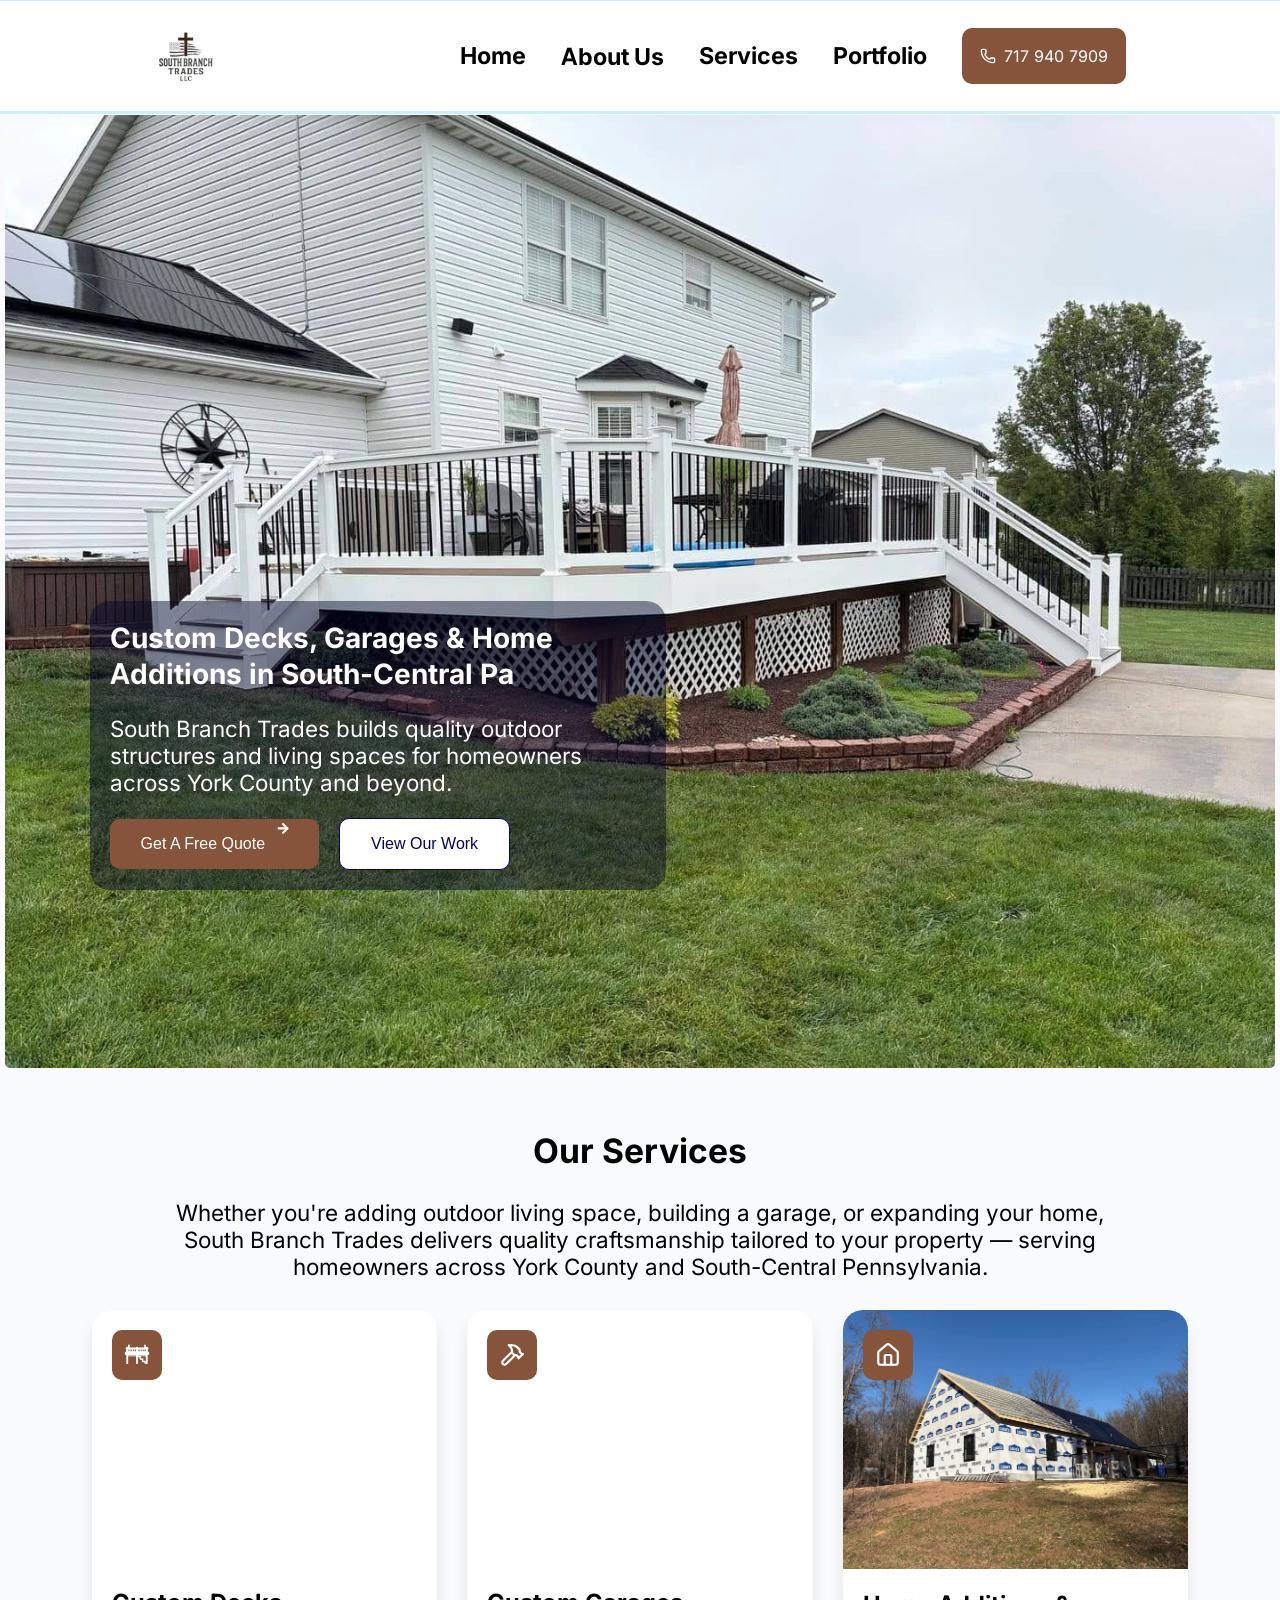
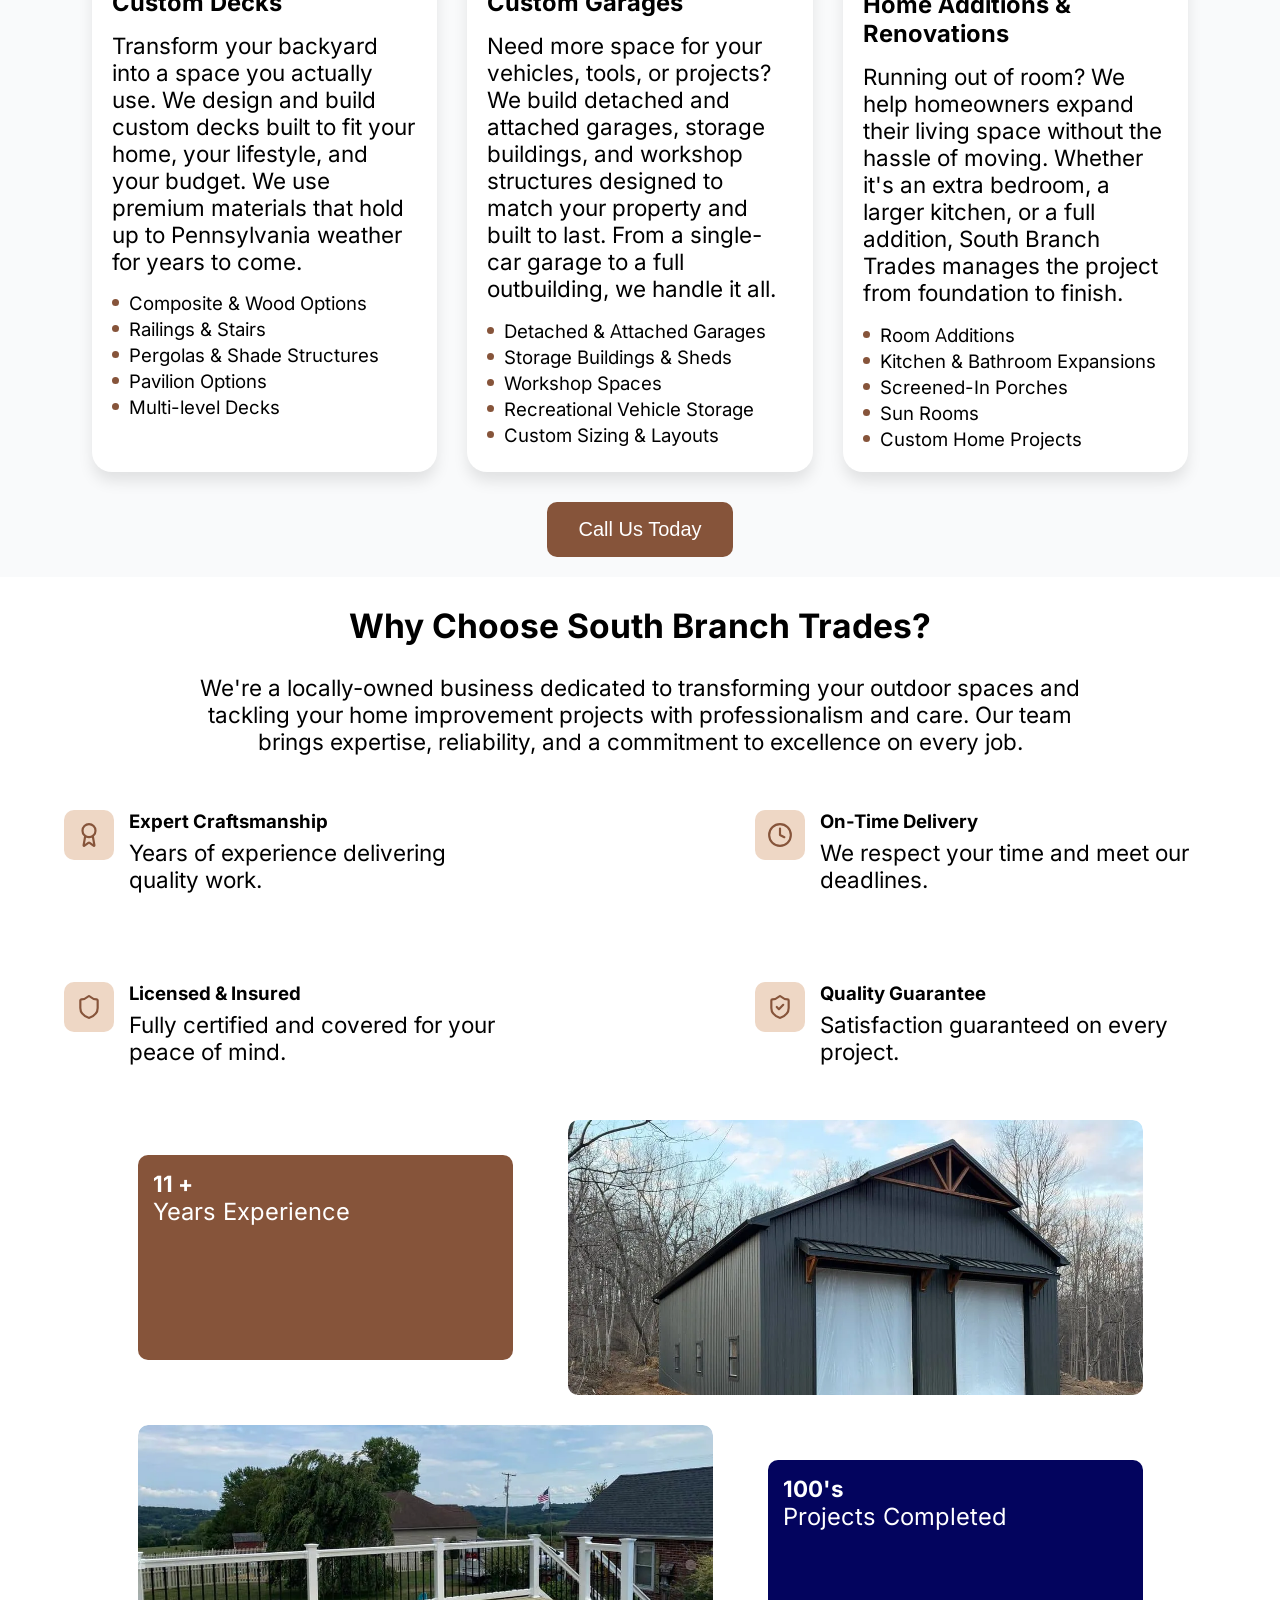
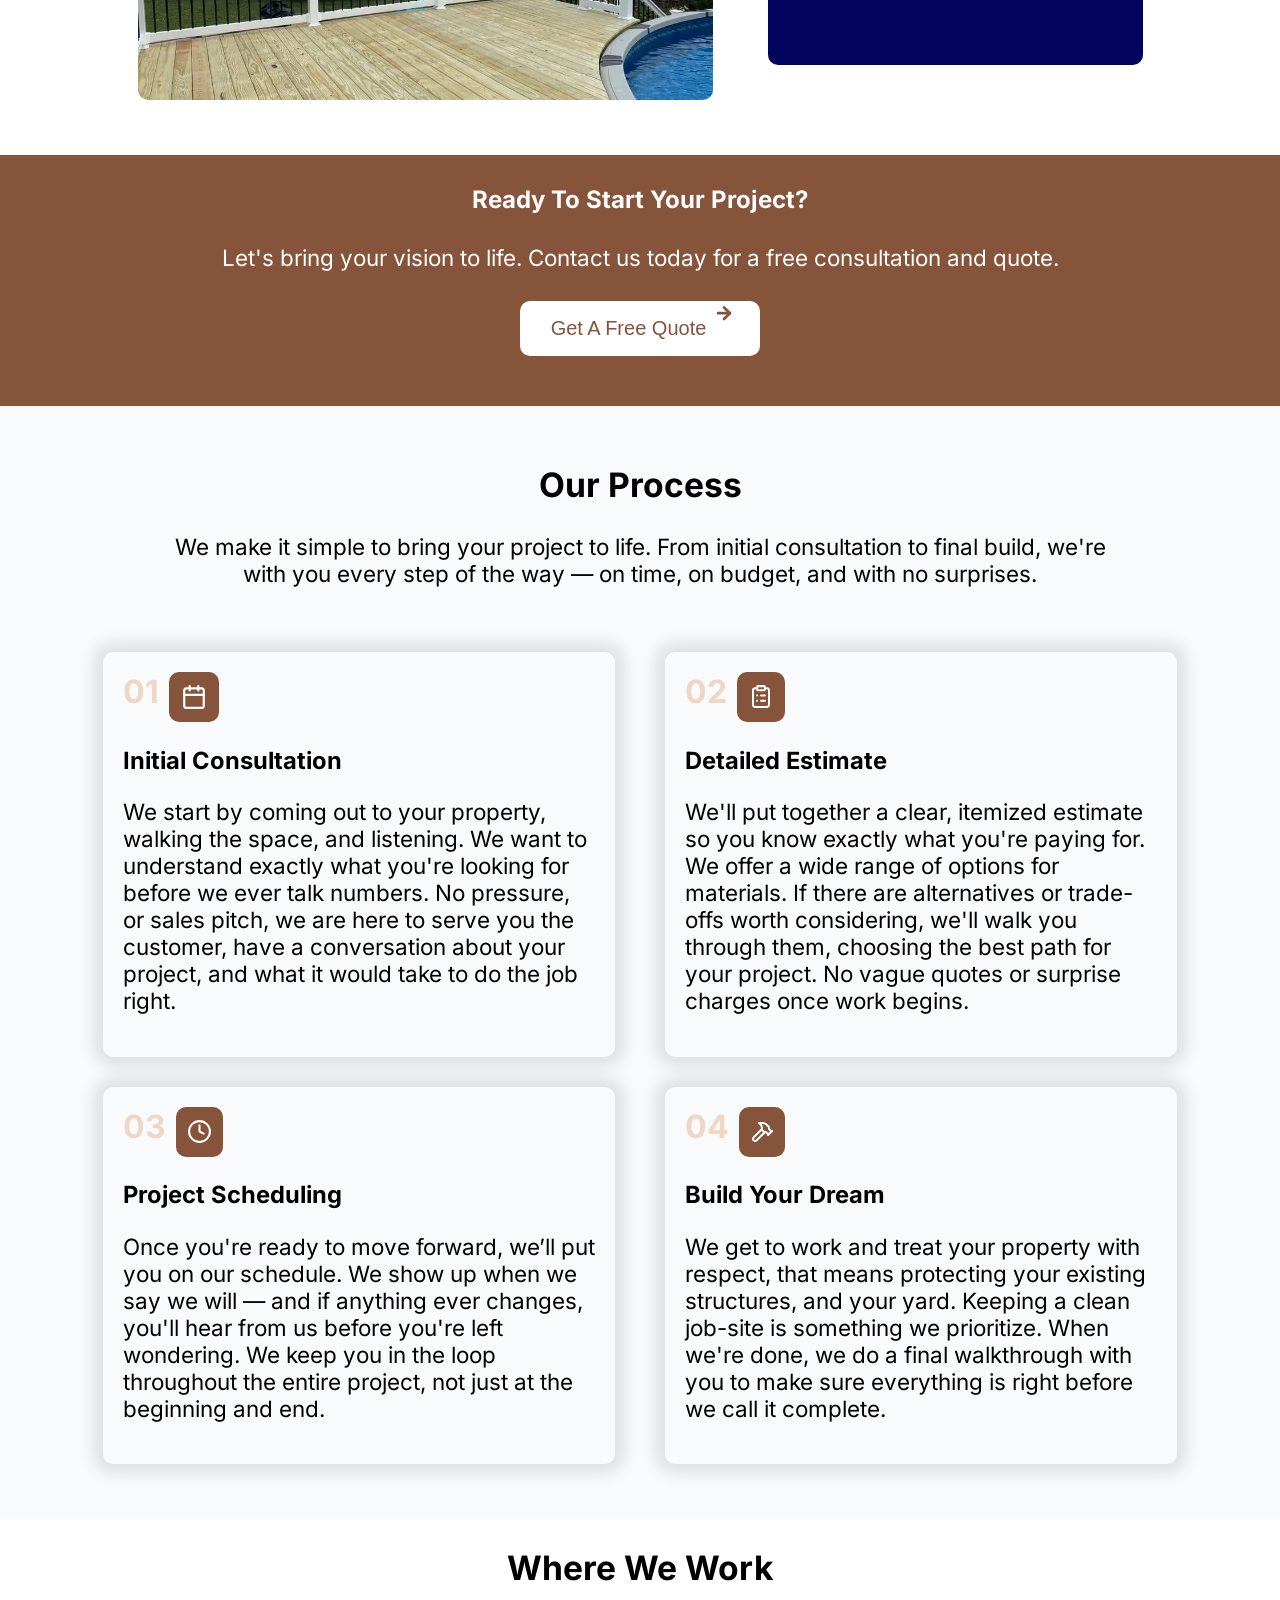
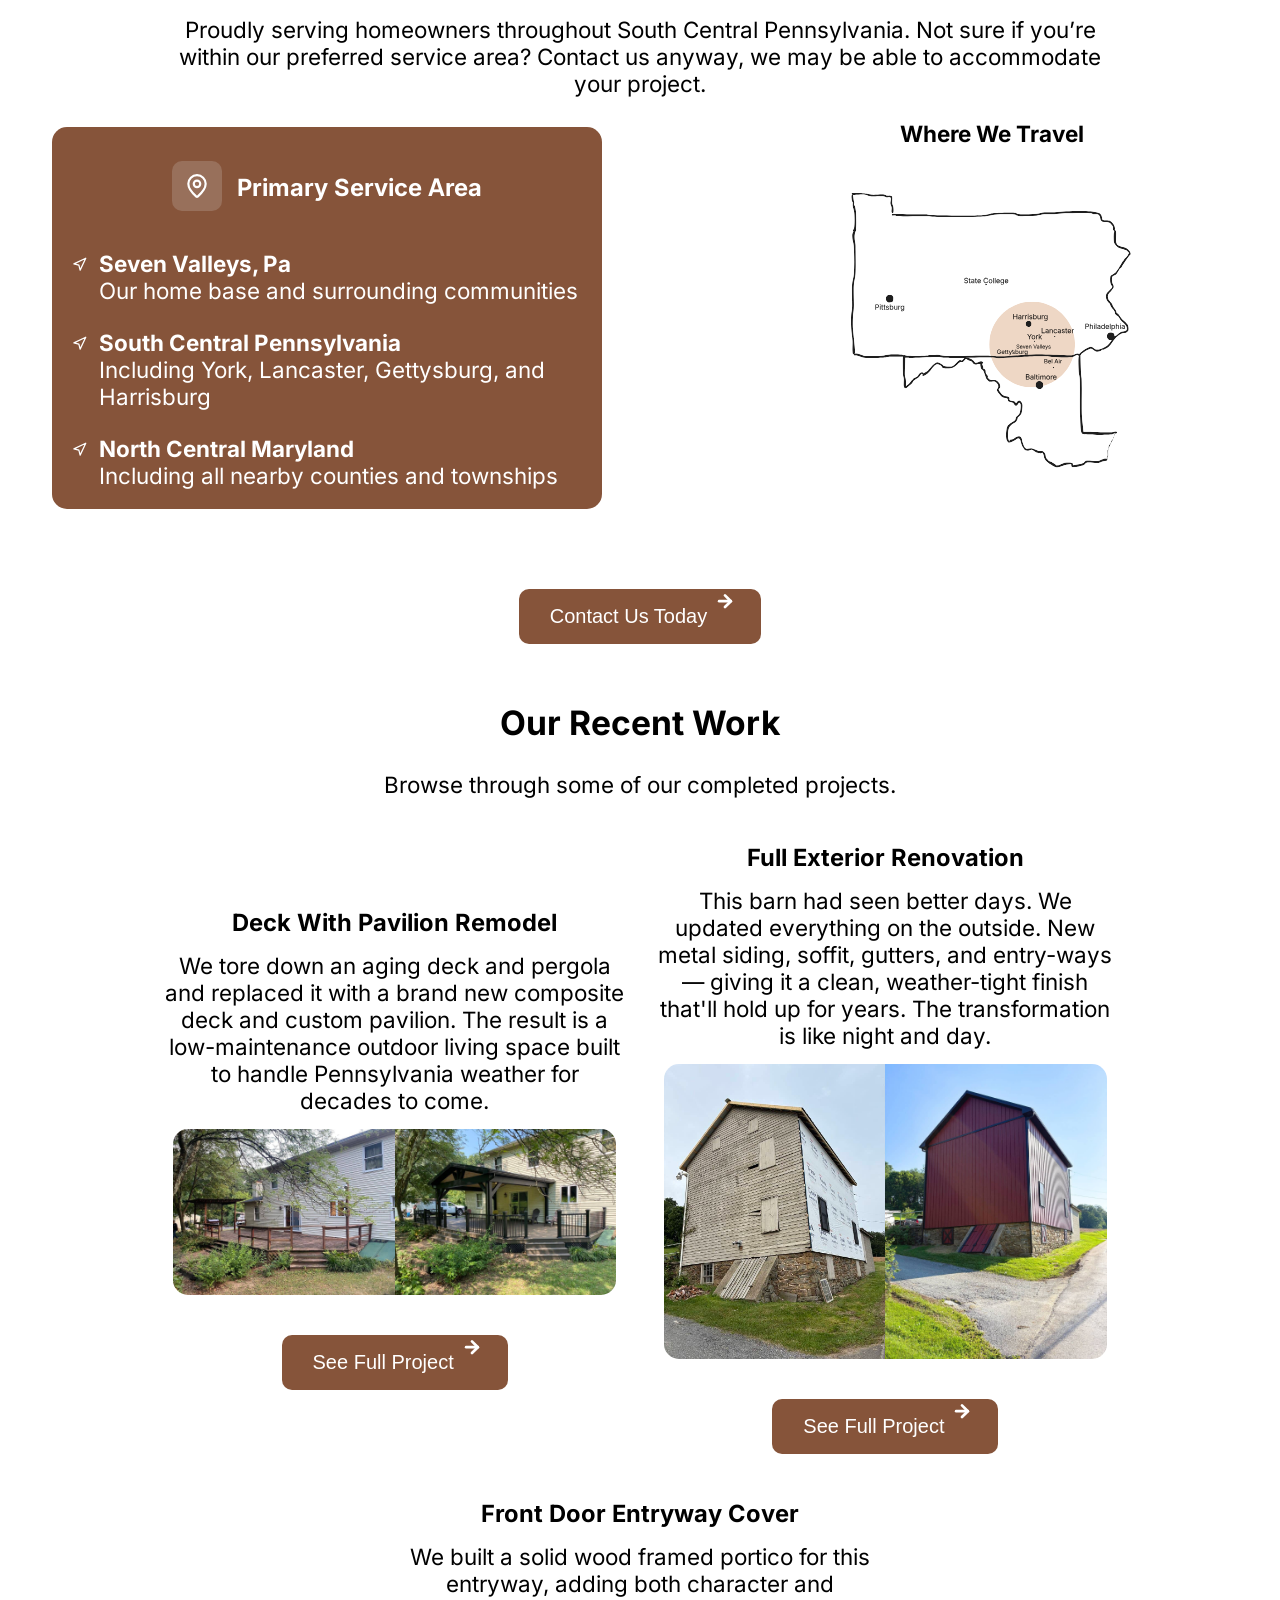
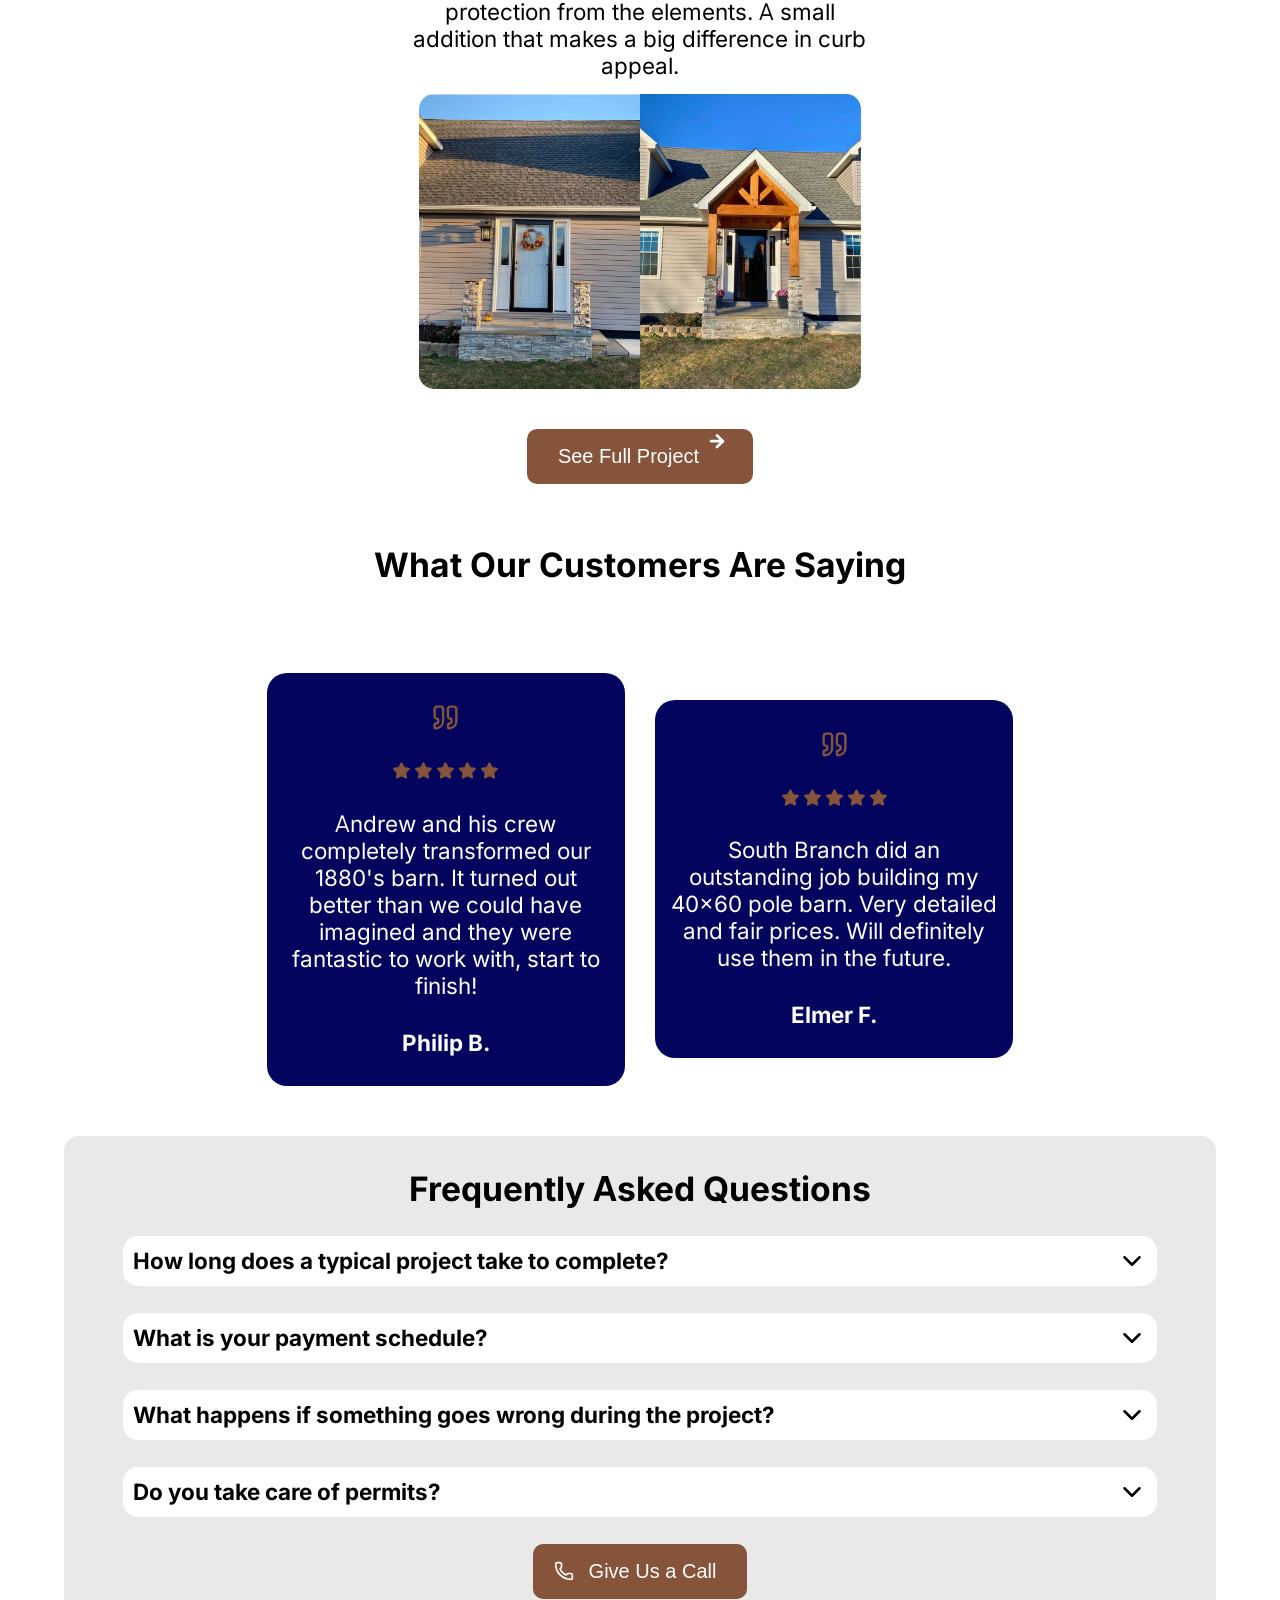
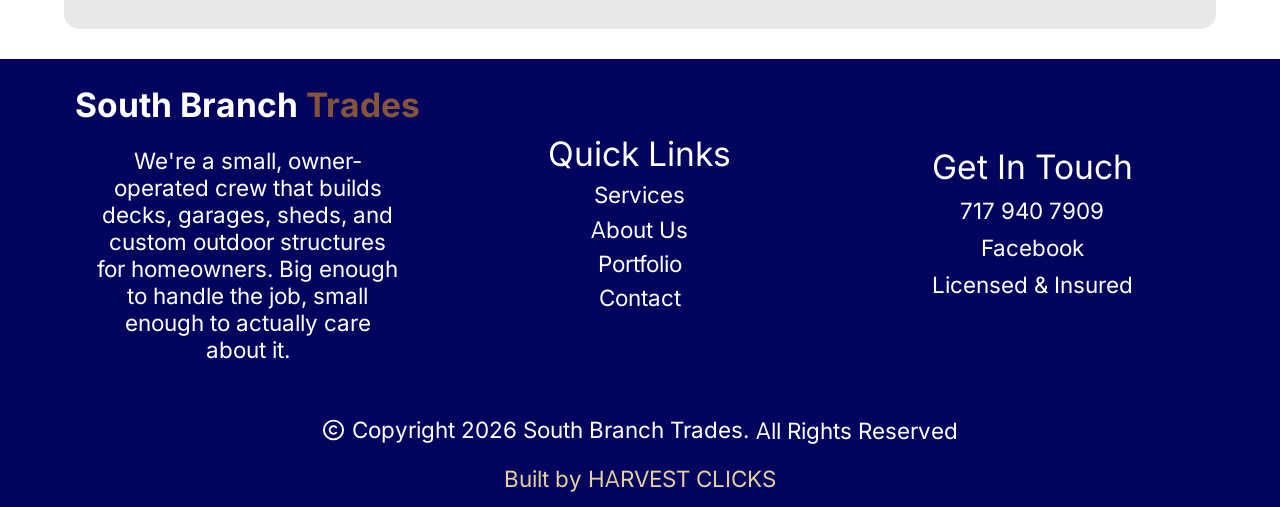
<file: index.html>
<!DOCTYPE html>
<html lang="en">
<head>
	<title>South Branch Trades | Custom outdoor structures near York PA</title>
	<meta name="description" content="We help you get the most out of your property, whether it's building a new garage or deck, or adding more space to an existing house. Call to get a free quote.">
	<meta name="viewport" content="width=device-width, initial-scale=1.0">
    <meta charset="utf-8">
    <link rel="canonical" href="https://southbranchtrades.com">
	<link rel="icon" type="image/svg" sizes="32x32" href="south-branch-favicon.svg">
    <link rel="icon" type="image/svg" sizes="180x180" href="south-branch-180favicon.svg">
    <link rel="preload" href="/inter-v20-latin-700.woff2" as="font" type="font/woff2" crossorigin>
    <link rel="preload" href="/inter-v20-latin-regular.woff2" as="font" type="font/woff2" crossorigin>
    <link rel="preload" href="/plus-jakarta-sans-v12-latin-700.woff2" as="font" type="font/woff2" crossorigin>
	<link rel="stylesheet" type="text/css" href="critical-home.css">
	<link rel="preload" href="style.css" as="style" 
      onload="this.onload=null;this.rel='stylesheet'">
    <noscript>
        <link rel="stylesheet" href="/css/local.css">
    </noscript>
	
</head>
<body>

<header id="header"></header>

<section id="hero">
    <picture>
        <source
        media="(max-width: 772px)"
        srcset="composite-deck-m.webp"
        type="image/webp">
        <source
        srcset="composite-deck.webp"
        type="image/webp">
        <img src="composite-deck.jpg" decoding="async" fetchpriority="high" width="1490" height="1118" alt="deck attached to back of house, built with composite materials and viynl railings">
    </picture>
    <div class="hero-content">
        <h1>Custom Decks, Garages & Home Additions in South-Central Pa</h1>
        <p>South Branch Trades builds quality outdoor structures and living spaces for homeowners across York County and beyond.</p>
        <div class="hero-buttons">
            <button>
                <a href="contact.html">Get A Free Quote</a>
                <img src="btn-arrow.svg" width="40" height="40" decoding="async" loading="lazy" alt="">
            </button>
            <button class="hero-portfolio-btn">
                <a href="portfolio.html">View Our Work</a>
            </button>
        </div>
    </div>
</section>

<section id="services">
    <div class="header-cont">
        <h2>Our Services</h2>
        <p>Whether you're adding outdoor living space, building a garage, or expanding your home, South Branch Trades delivers quality craftsmanship tailored to your property — serving homeowners across York County and South-Central Pennsylvania.</p>
    </div>
    <ul class="service-cards">
        <li class="service-card">
            <div>
                <picture class="cards-hero">
                    <source srcset="deck-w-pavilion-m.webp" media="(max-width: 772px)" type="image/webp">
                    <source srcset="deck-w-pavilion.webp" type="image/webp">
                    <img src="deck-w-pavilion.jpg" decoding="async" loading="lazy" width="475" height="304" alt="new deck with a pavilion attached to the back of the house">
                </picture>
                <img class="cards-icon" src="deck-icon.svg" decoding="async" loading="lazy" width="60" height="60" alt="">
            </div>
            <h3>Custom Decks</h3>
            <p>Transform your backyard into a space you actually use. We design and build custom decks built to fit your home, your lifestyle, and your budget. We use premium materials that hold up to Pennsylvania weather for years to come.</p>
            <ul class="cards-list">
                <li><span></span>Composite & Wood Options</li>
                <li><span></span>Railings & Stairs</li>
                <li><span></span>Pergolas & Shade Structures</li>
                <li><span></span>Pavilion Options</li>
                <li><span></span>Multi-level Decks</li>
            </ul>
        </li>
        <li class="service-card">
            <div>
                <picture class="cards-hero">
                    <source srcset="garage-w-metal-siding-m.webp" media="(max-width: 772px)" type="image/webp">
                    <source srcset="garage-w-metal-siding.webp" type="image/webp">
                    <img src="garage-w-metal-siding.jpg" decoding="async" loading="lazy" width="475" height="304" alt="detached two car garage, metal siding">
                </picture>
                <img class="cards-icon" src="hammer-icon.svg" decoding="async" loading="lazy" width="60" height="60" alt="">
            </div>
            <h3>Custom Garages</h3>
            <p>Need more space for your vehicles, tools, or projects? We build detached and attached garages, storage buildings, and workshop structures designed to match your property and built to last. From a single-car garage to a full outbuilding, we handle it all.</p>
            <ul class="cards-list">
                <li><span></span>Detached & Attached Garages</li>
                <li><span></span>Storage Buildings & Sheds</li>
                <li><span></span>Workshop Spaces</li>
                <li><span></span>Recreational Vehicle Storage</li>
                <li><span></span>Custom Sizing & Layouts</li>
            </ul>
        </li>
        <li class="service-card">
            <div>
                <picture class="cards-hero">
                    <source srcset="home-addition-m.webp" media="(max-width: 772px)" type="image/webp">
                    <source srcset="home-addition.webp" type="image/webp">
                    <img src="home-addition.jpg" decoding="async" loading="lazy" width="450" height="304" alt="building of an addition to this house is in progress">
                </picture>
                <img class="cards-icon" src="house-icon.svg" decoding="async" loading="lazy" width="60" height="60" alt="">
            </div>
            <h3>Home Additions & Renovations</h3>
            <p>Running out of room? We help homeowners expand their living space without the hassle of moving. Whether it's an extra bedroom, a larger kitchen, or a full addition, South Branch Trades manages the project from foundation to finish.</p>
            <ul class="cards-list">
                <li><span></span>Room Additions</li>
                <li><span></span>Kitchen & Bathroom Expansions</li>
                <li><span></span>Screened-In Porches</li>
                <li><span></span>Sun Rooms</li>
                <li><span></span>Custom Home Projects</li>
            </ul>
        </li>
    </ul>
    <button><a href="tel:+17179407909">Call Us Today</a></button>
</section>

<section id="about">
    <div class="header-cont">
        <h2>Why Choose South Branch Trades?</h2>
        <p>We're a locally-owned business dedicated to transforming your outdoor spaces and tackling your home improvement projects with professionalism and care. Our team brings expertise, reliability, and a commitment to excellence on every job.</p>
    </div>
    <div class="icons-cont">
        <div class="icons-w-content experts">
            <picture>
                <img src="craftsmanship-icon.svg" width="60" height="60" decoding="async" loading="lazy" alt="">
            </picture>
            <div>
                <strong>Expert Craftsmanship</strong>
                <p>Years of experience delivering quality work.</p>
            </div>
        </div>
        <div class="icons-w-content on-time">
            <picture>
                <img src="clock-icon.svg" width="60" height="60" decoding="async" loading="lazy" alt="">
            </picture>
            <div>
                <strong>On-Time Delivery</strong>
                <p>We respect your time and meet our deadlines.</p>
            </div>
        </div>
        <div class="icons-w-content licensed">
            <picture>
                <img src="licensed-icon.svg" width="60" height="60" decoding="async" loading="lazy" alt="">
            </picture>
            <div>
                <strong>Licensed & Insured</strong>
                <p>Fully certified and covered for your peace of mind.</p>
            </div>
        </div>
        <div class="icons-w-content guarantee">
            <picture>
                <img src="quality-icon.svg" width="60" height="60" decoding="async" loading="lazy" alt="">
            </picture>
            <div>
                <strong>Quality Guarantee</strong>
                <p>Satisfaction guaranteed on every project.</p>
            </div>
        </div>
    </div>
    <div class="image-block-cont">
        <div class="about-icon-block brown-block">
            <strong>11 +</strong>
            <span>Years Experience</span>
        </div>
        <picture class="about-image-block pic1">
            <source srcset="pole-barn-garage-m.webp" media="(max-width: 772px)" type="image/webp">
            <source srcset="pole-barn-garage.webp" type="image/webp">
            <img src="pole-barn-garage.jpg" decoding="async" loading="lazy" width="575" height="431" alt="workshop/gargage with metal roof and siding">
        </picture>
        <picture class="about-image-block pic2">
            <source srcset="pool-deck-m.webp" media="(max-width: 772px)" type="image/webp">
            <source srcset="pool-deck.webp" type="image/webp">
            <img src="pool-deck.jpg" decoding="async" loading="lazy" width="575" height="431" alt="deck built out of wooden materials next to this pool">
        </picture>
        <div class="about-icon-block blue-block">
            <strong>100's</strong>
            <span>Projects Completed</span>
        </div>
    </div>
</section>

<section id="home-services-cta">
    <h2>Ready To Start Your Project?</h2>
    <p>Let's bring your vision to life. Contact us today for a free consultation and quote.</p>
    <button>
        <a href="contact.html">Get A Free Quote</a>
        <img src="bottom-btn-arrow.svg" width="40" height="40" decoding="async" loading="lazy" alt="">
    </button>
</section>

<section id="process">
    <div class="header-cont">
        <h2>Our Process</h2>
        <p>We make it simple to bring your project to life. From initial consultation to final build, we're with you every step of the way — on time, on budget, and with no surprises.</p>
    </div>
    <div class="process-block">
        <div class="process-icon-block">
            <strong>01</strong>
            <picture>
                <img src="calender-icon.svg" width="60" height="60" decoding="async" loading="lazy" alt="">
            </picture>
        </div>
        <h3>Initial Consultation</h3>
        <p>We start by coming out to your property, walking the space, and listening. We want to understand exactly what you're looking for before we ever talk numbers. No pressure, or sales pitch, we are here to serve you the customer, have a conversation about your project, and what it would take to do the job right.</p>
    </div>
    <div class="process-block">
        <div class="process-icon-block">
            <strong>02</strong>
            <picture>
                <img src="estimate-icon.svg" width="60" height="60" decoding="async" loading="lazy" alt="">
            </picture>
        </div>
        <h3>Detailed Estimate</h3>
        <p>We'll put together a clear, itemized estimate so you know exactly what you're paying for. We offer a wide range of options for materials. If there are alternatives or trade-offs worth considering, we'll walk you through them, choosing the best path for your project. No vague quotes or surprise charges once work begins.</p>
    </div>
    <div class="process-block">
        <div class="process-icon-block">
            <strong>03</strong>
            <picture>
                <img src="schedule-icon.svg" width="60" height="60" decoding="async" loading="lazy" alt="">
            </picture>
        </div>
        <h3>Project Scheduling</h3>
        <p>Once you're ready to move forward, we’ll put you on our schedule. We show up when we say we will — and if anything ever changes, you'll hear from us before you're left wondering. We keep you in the loop throughout the entire project, not just at the beginning and end.</p>
    </div>
    <div class="process-block">
        <div class="process-icon-block">
            <strong>04</strong>
            <picture>
                <img src="hammer-icon.svg" width="60" height="60" decoding="async" loading="lazy" alt="">
            </picture>
        </div>
        <h3>Build Your Dream</h3>
        <p>We get to work and treat your property with respect, that means protecting your existing structures, and your yard. Keeping a clean job-site is something we prioritize. When we're done, we do a final walkthrough with you to make sure everything is right before we call it complete.</p>
    </div>
</section>

<section id="location">
    <div class="header-cont">
        <h2>Where We Work</h2>
        <p>Proudly serving homeowners throughout South Central Pennsylvania.
        <span> Not sure if you’re within our preferred service area?</span>
         Contact us anyway, we may be able to accommodate your project.</p>
    </div>
    <div class="location-content">
        <div class="location-header-w-icon">
            <picture>
                <img src="location-icon.svg" width="60" height="60" decoding="async" loading="lazy" alt="">
            </picture>
            <h3>Primary Service Area</h3>
        </div>
        <div class="location-content-w-icon">
            <picture>
                <img src="current-location-icon.svg" width="40" height="40" decoding="async" loading="lazy" alt="">
            </picture>
            <strong>Seven Valleys, Pa</strong>
            <p>Our home base and surrounding communities</p>
        </div>
        <div class="location-content-w-icon">
            <picture>
                <img src="current-location-icon.svg" width="40" height="40" decoding="async" loading="lazy" alt="">
            </picture>
            <strong>South Central Pennsylvania</strong>
            <p>Including York, Lancaster, Gettysburg, and Harrisburg</p>
        </div>
        <div class="location-content-w-icon">
            <picture>
                <img src="current-location-icon.svg" width="40" height="40" decoding="async" loading="lazy" alt="">
            </picture>
            <strong>North Central Maryland</strong>
            <p>Including all nearby counties and townships</p>
        </div>
    </div>
    <div class="location-image">
        <strong>Where We Travel</strong>
        <img src="pa-md-map.svg" width="675" height="422" decoding="async" loading="lazy" alt="drawing of Pennsylvania and Maryland map with areas of services provided, highlighted">
    </div>
    <button>
        <a href="contact.html">Contact Us Today</a>
        <img src="btn-arrow.svg" width="40" height="40" decoding="async" loading="lazy" alt="">
    </button>
</section>

<section id="home-gallery">
    <div class="header-cont">
        <h2>Our Recent Work</h2>
        <p>Browse through some of our completed projects.</p>
    </div>
    <div class="home-gallery-card">
        <h3>Deck With Pavilion Remodel</h3>
        <p>We tore down an aging deck and pergola and replaced it with a brand new composite deck and custom pavilion. The result is a low-maintenance outdoor living space built to handle Pennsylvania weather for decades to come.</p>
        <div class="before-after-pics">
            <img class="img1" src="old-deck-remodel.jpg" width="259" height="194" decoding="async" loading="lazy" alt="an old deck in need of repair">
            <img class="img2" src="new-deck-remodel.jpg" width="259" height="194" decoding="async" loading="lazy" alt="what the remodeled deck looks like">
        </div>
        <button>
            <a href="portfolio.html?category=decks&project=1">See Full Project</a>
            <img src="btn-arrow.svg" width="40" height="40" decoding="async" loading="lazy" alt="">
        </button>
    </div>
    <div class="home-gallery-card">
        <h3>Full Exterior Renovation</h3>
        <p>This barn had seen better days. We updated everything on the outside. New metal siding, soffit, gutters, and entry-ways — giving it a clean, weather-tight finish that'll hold up for years. The transformation is like night and day.</p>
        <div class="before-after-pics">
            <img class="img1" src="barn-renovation-old.jpg" width="259" height="346" decoding="async" loading="lazy" alt="old barn in need of new roof and siding">
            <img class="img2" src="barn-renovation-new.jpg" width="259" height="346" decoding="async" loading="lazy" alt="old barn remodel, new roof and siding">
        </div>
        <button>
            <a href="portfolio.html?category=misc&project=1">See Full Project</a>
            <img src="btn-arrow.svg" width="40" height="40" decoding="async" loading="lazy" alt="">
        </button>
    </div>
    <div class="home-gallery-card">
        <h3>Front Door Entryway Cover</h3>
        <p>We built a solid wood framed portico for this entryway, adding both character and protection from the elements. A small addition that makes a big difference in curb appeal.</p>
        <div class="before-after-pics">
            <img class="img1" src="portico-before.jpg" width="259" height="346" decoding="async" loading="lazy" alt="front door of a house before adding a portico">
            <img class="img2" src="portico.jpg" width="259" height="346" decoding="async" loading="lazy" alt="new portico addition to an existing house">
        </div>
        <button>
            <a href="portfolio.html?category=additions&project=1">See Full Project</a>
            <img src="btn-arrow.svg" width="40" height="40" decoding="async" loading="lazy" alt="">
        </button>
    </div>
</section>

<section id="review"></section>

<section id="faqs">
    <h2>Frequently Asked Questions</h2>
    <div class="question-cont">
        <span class="question">
            <strong>How long does a typical project take to complete?</strong>
            <img src="ChevronDown.svg" width="30" height="30" decoding="async" loading="lazy" alt="">
        </span>
        <span class="answer">2 - 4 weeks, depending on what type of project it is. We will have a better estimate of the timing once we get a quote for you.</span>
    </div>
    <div class="question-cont">
        <span class="question">
            <strong>What is your payment schedule?</strong>
            <img src="ChevronDown.svg" width="30" height="30" decoding="async" loading="lazy" alt="">
        </span>
        <span class="answer">10% down when you sign the contract, and the balance is paid on a unique schedule, based on the project and your needs.</span>
    </div>
    <div class="question-cont">
        <span class="question">
            <strong>What happens if something goes wrong during the project?</strong>
            <img src="ChevronDown.svg" width="30" height="30" decoding="async" loading="lazy" alt="">
        </span>
        <span class="answer">We're well insured, and will make sure to fix anything we broke, and work with you to solve any unforeseen problems.</span>
    </div>
    <div class="question-cont">
        <span class="question">
            <strong>Do you take care of permits?</strong>
            <img src="ChevronDown.svg" width="30" height="30" decoding="async" loading="lazy" alt="">
        </span>
        <span class="answer">Yes. We will need information about your property, but we submit all the paperwork on your behalf.</span>
    </div>
    <button>
        <img src="phone-icon.svg" width="40" height="40" decoding="async" loading="lazy" alt="">
        <a href="tel:+17179407909">Give Us a Call</a>
    </button>
</section>

<footer id="footer"></footer>

<script src="script.js" type="module"></script>
<script>
    const faqs = document.querySelectorAll('.question-cont');

    faqs.forEach(questions => {
        questions.addEventListener('click', () => {
            const answer = questions.querySelector('.answer')
            const moveChevron = questions.querySelector('.question')
            answer.classList.toggle('show-answer')
            moveChevron.classList.toggle('move-chevron')
        });
    });
</script>

<script type="module">
    async function loadComponent(selector, file) {
    const res = await fetch(file);
    const html = await res.text();
    document.querySelector(selector).innerHTML = html;
}
await loadComponent('#review', '/partials/reviews.html');
</script>

</body>
</html>
</file>
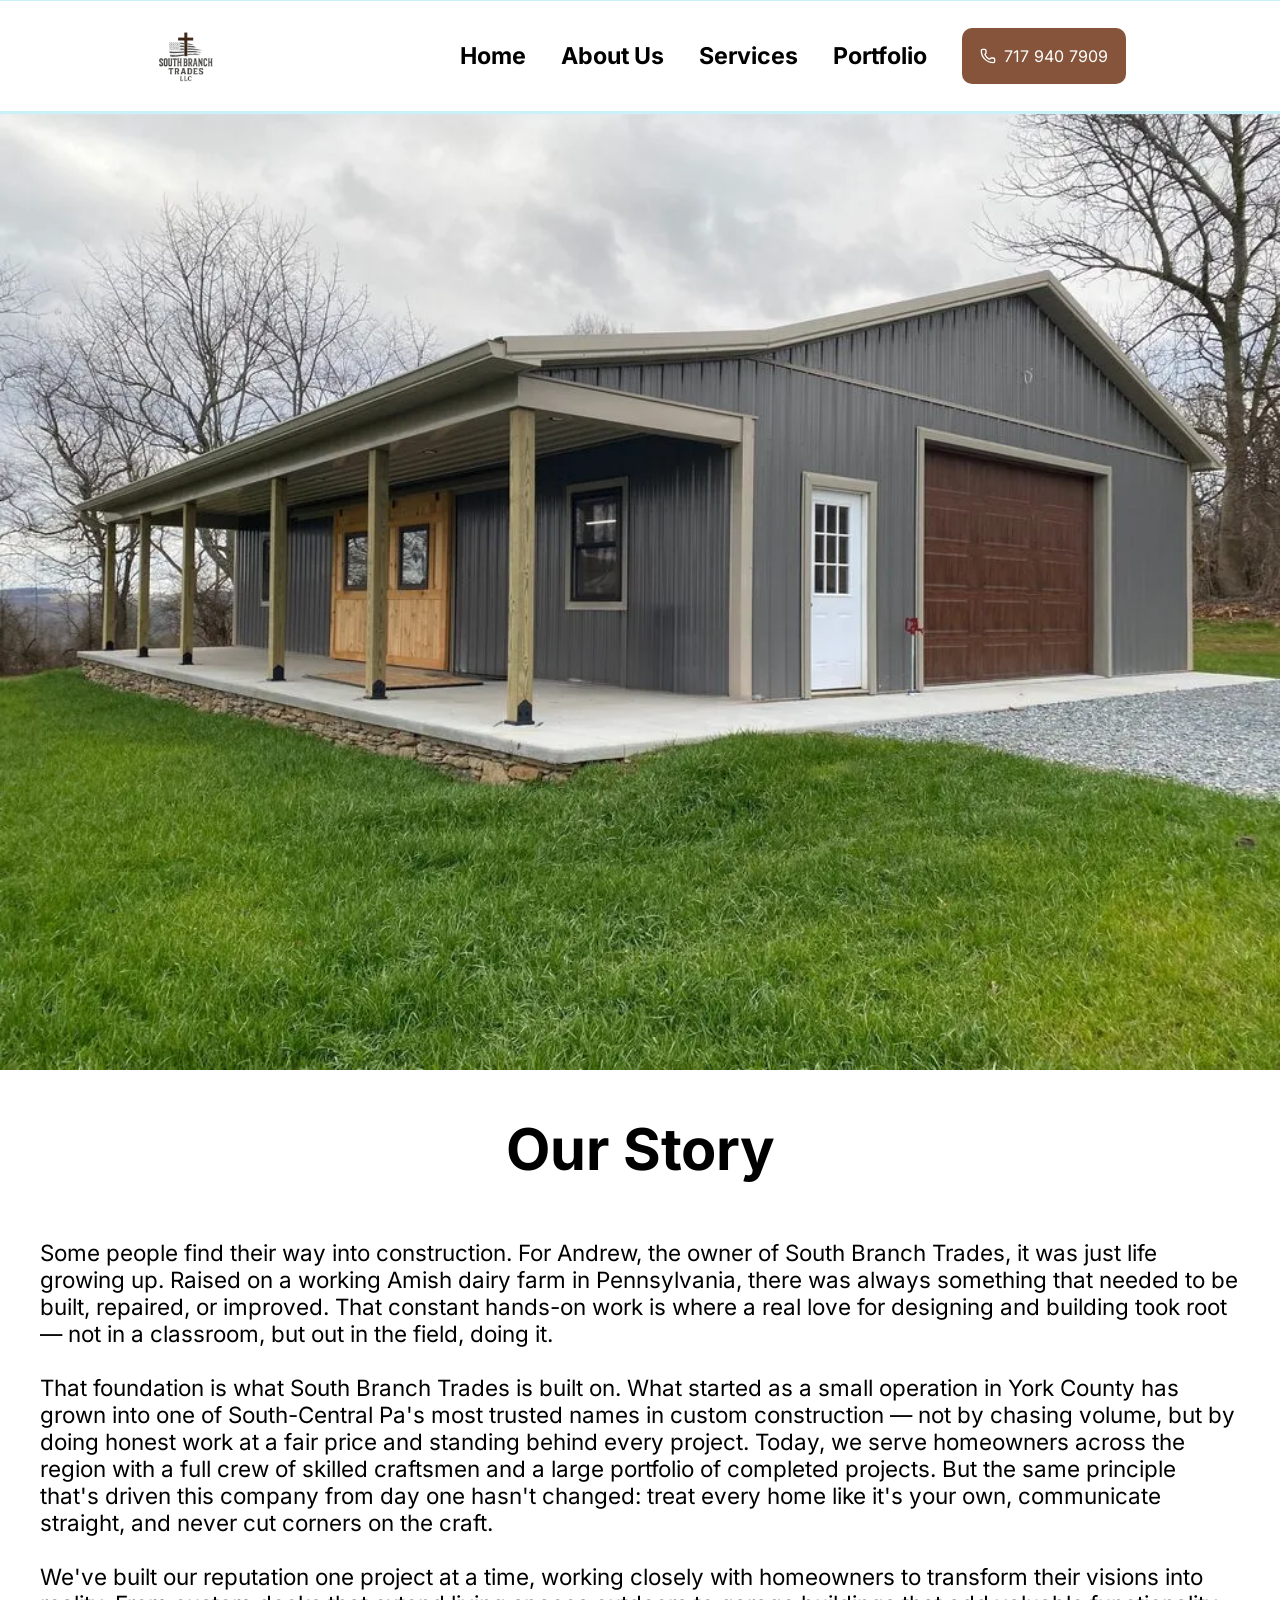
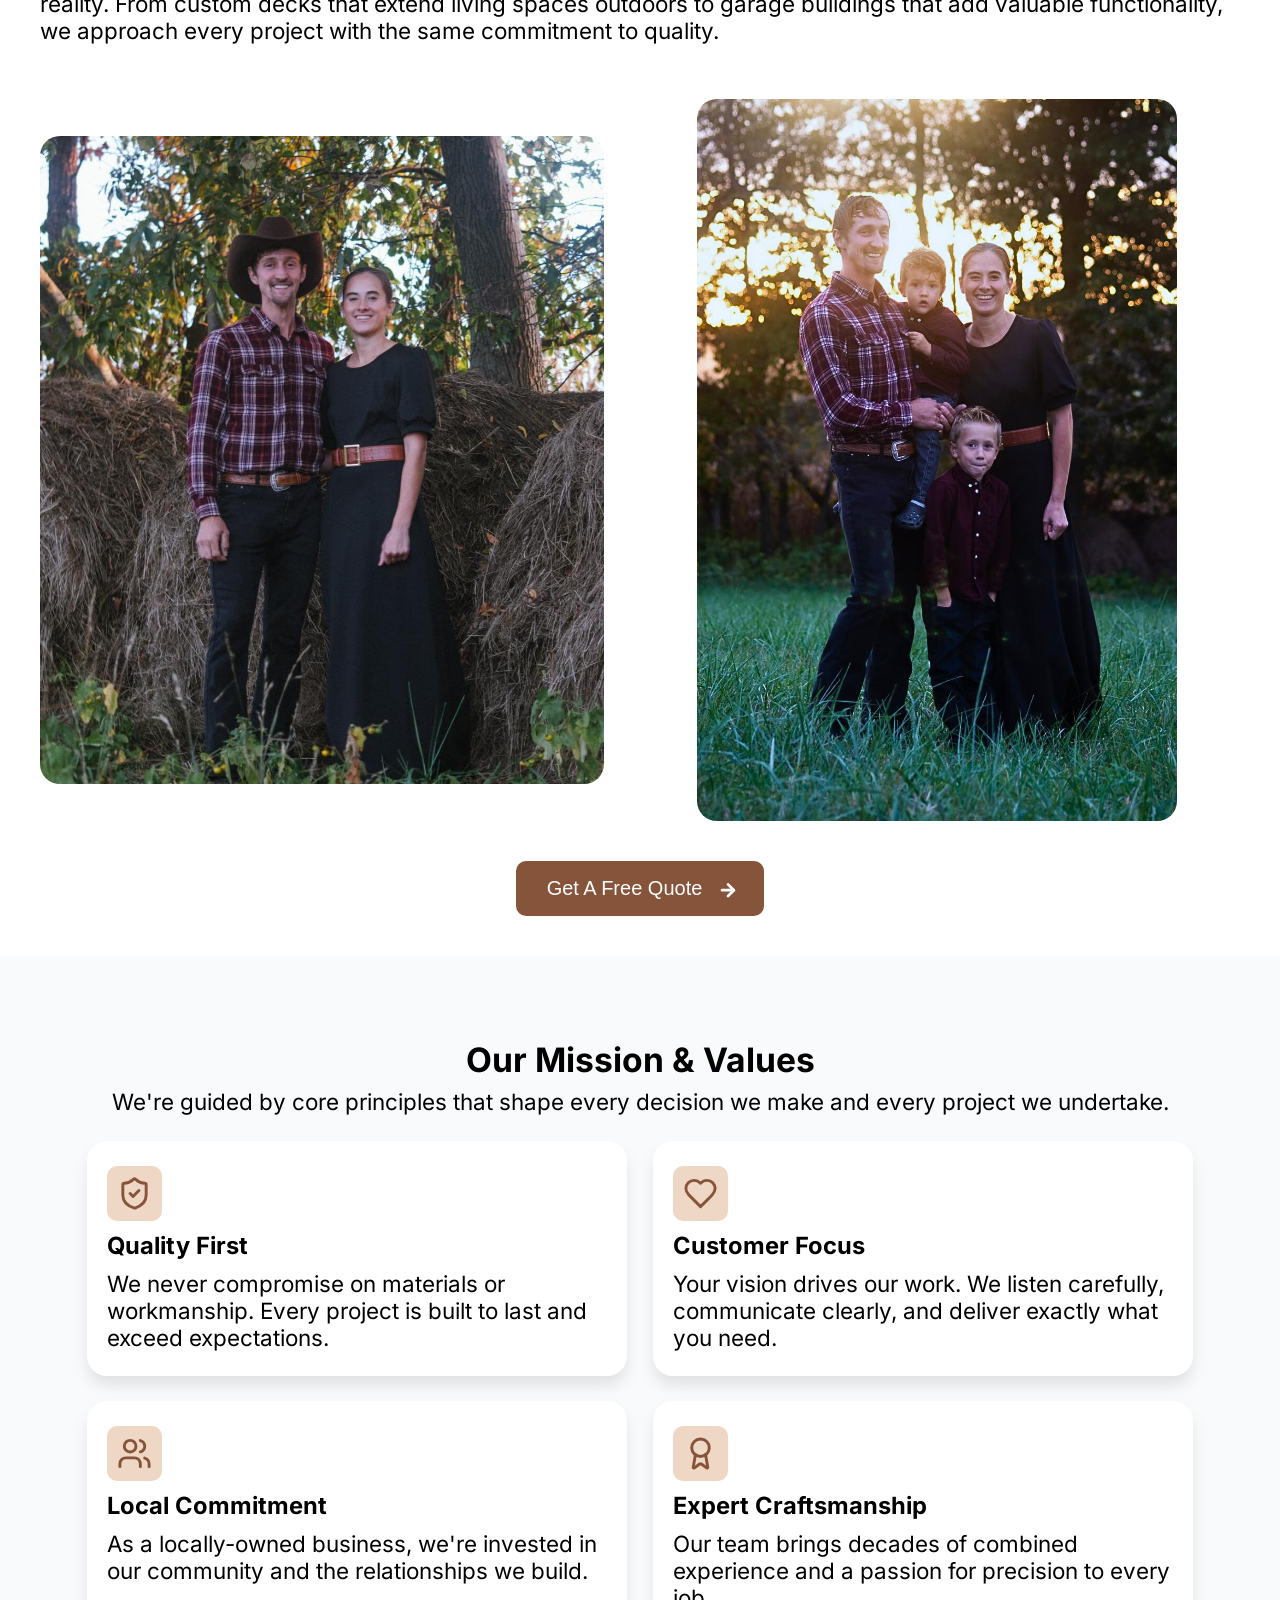
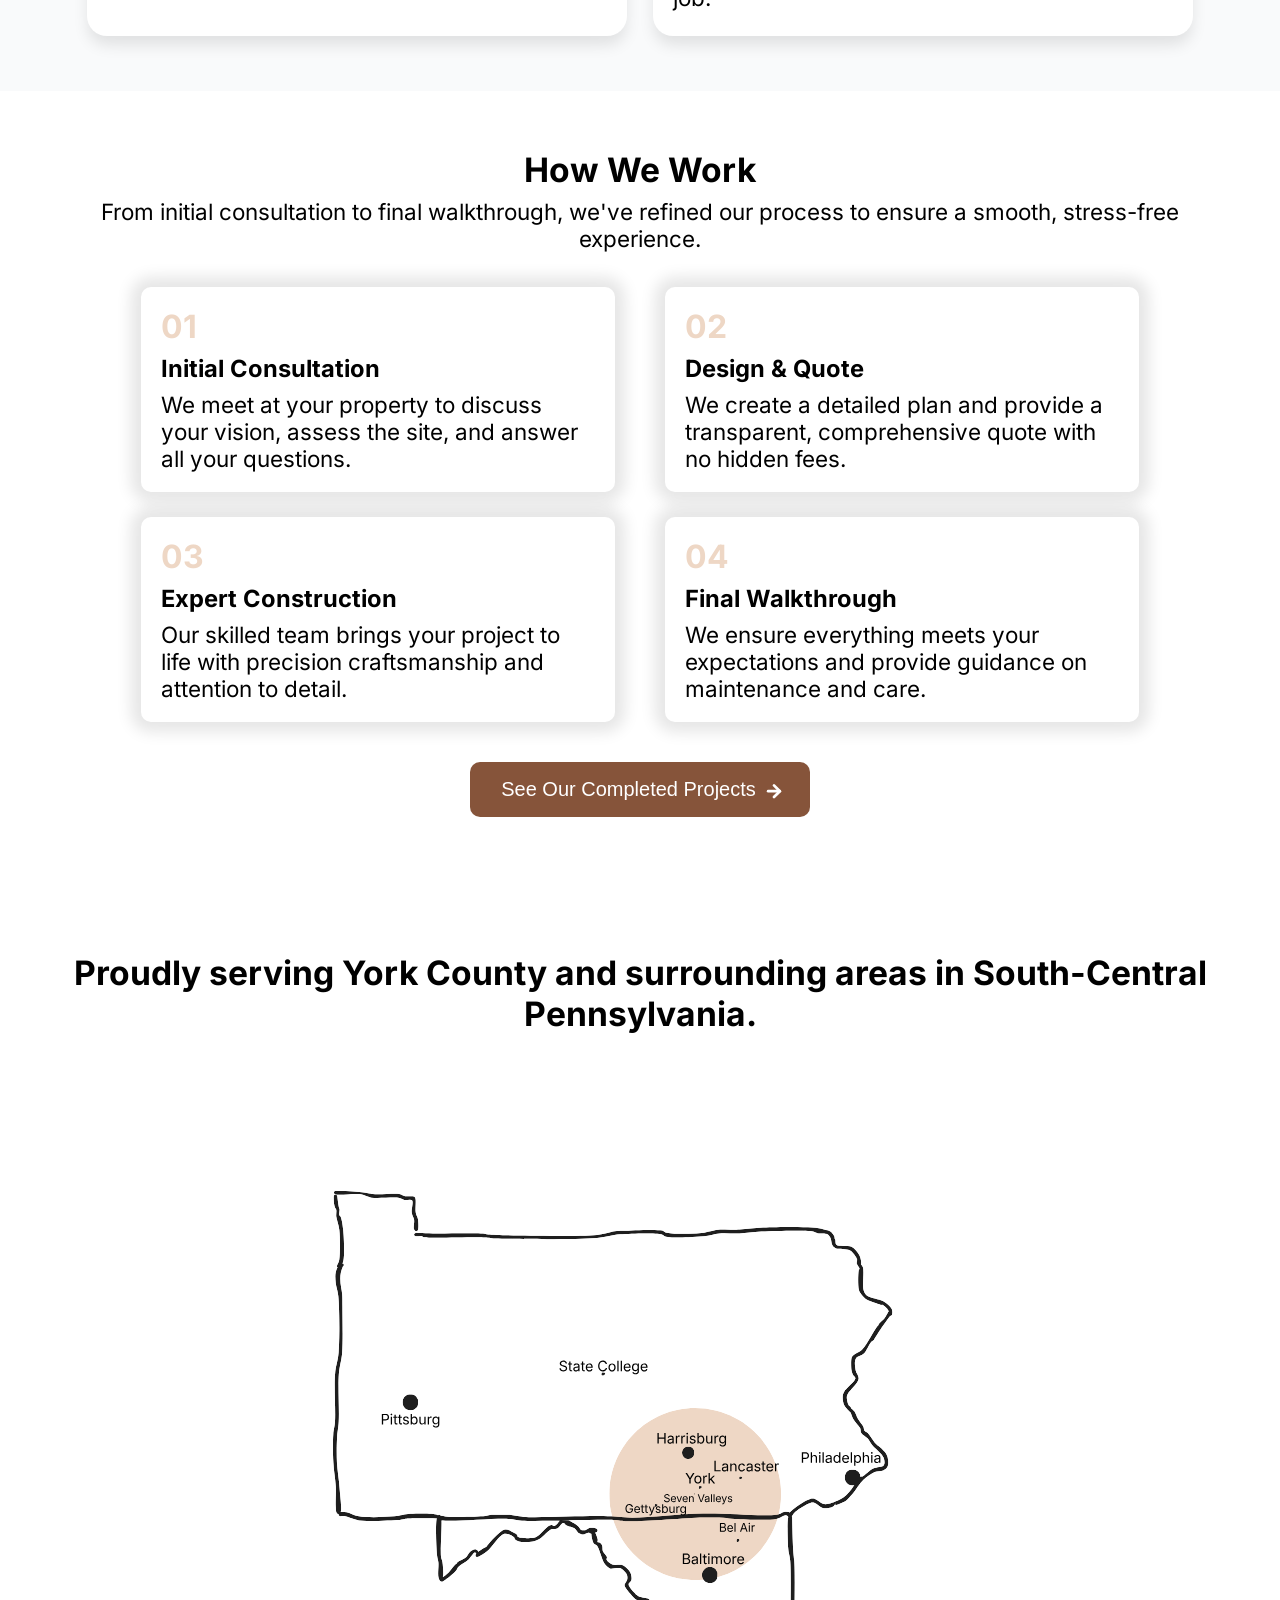
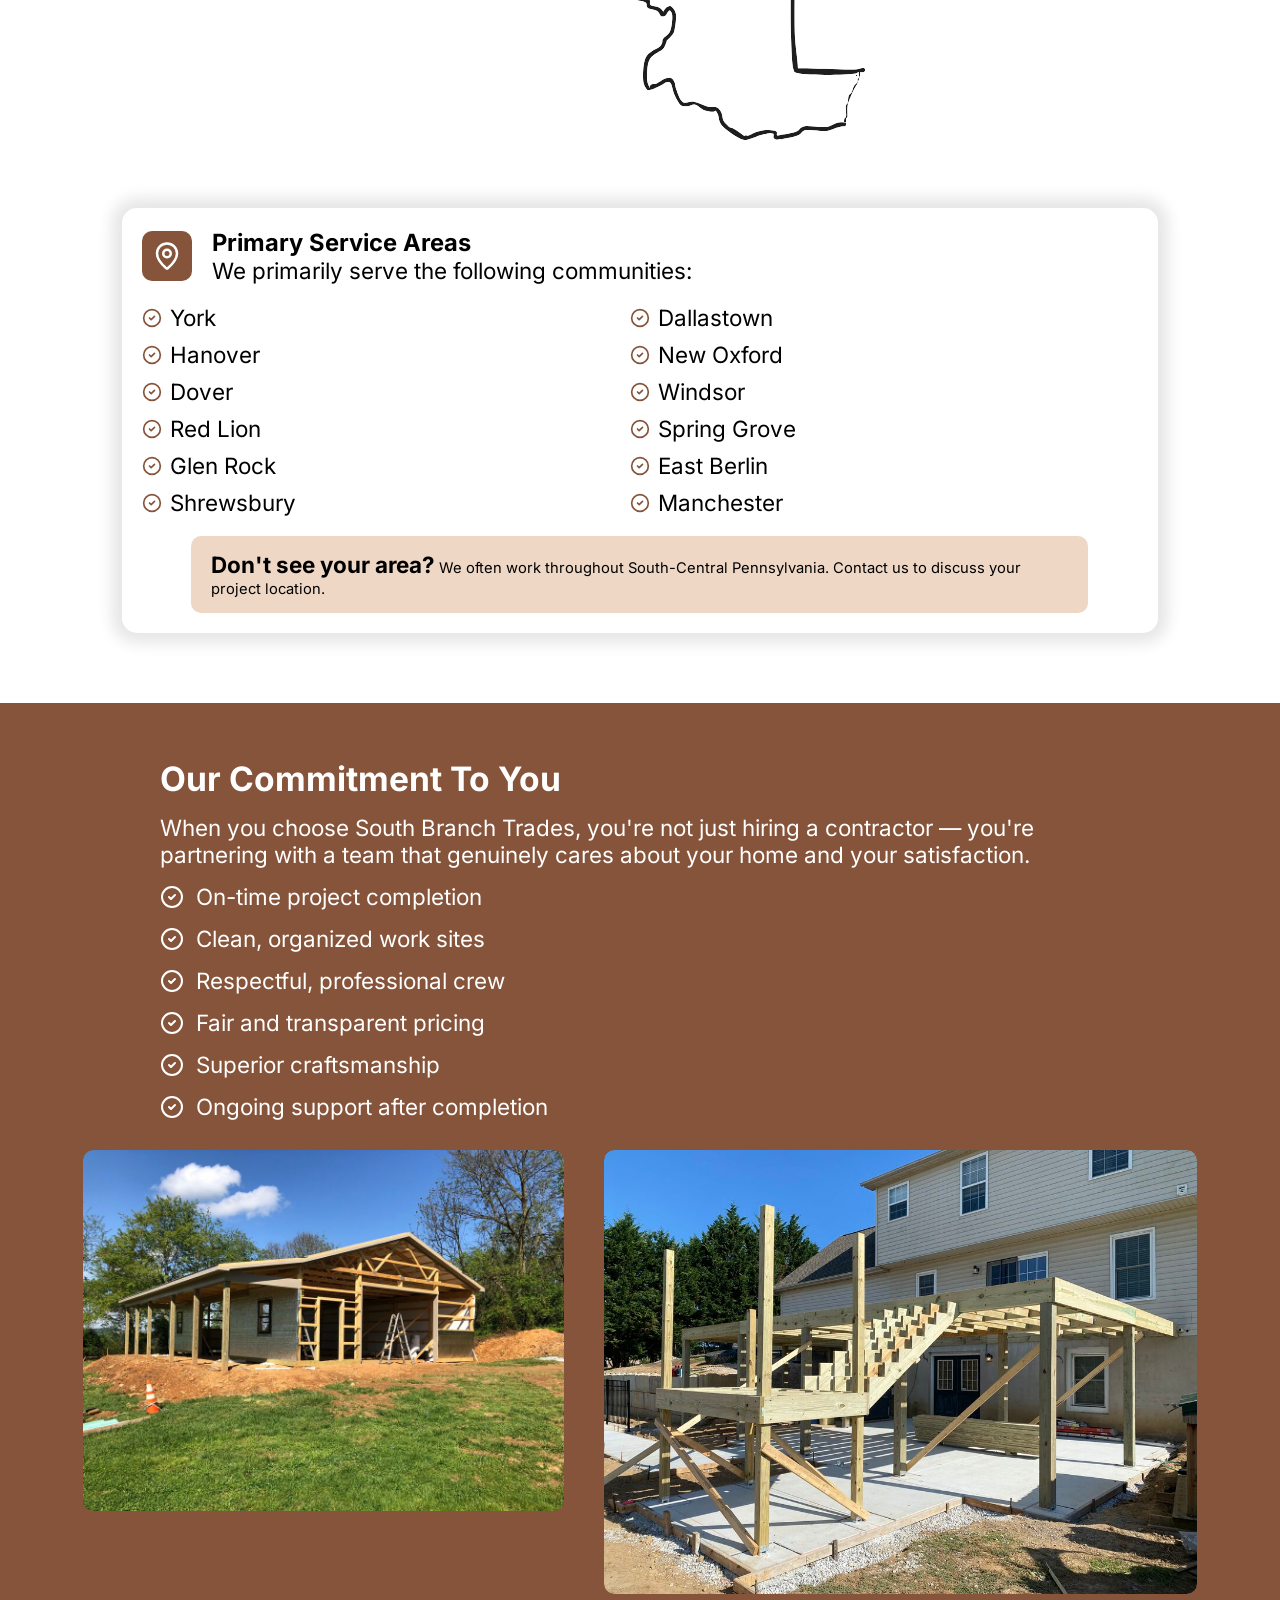
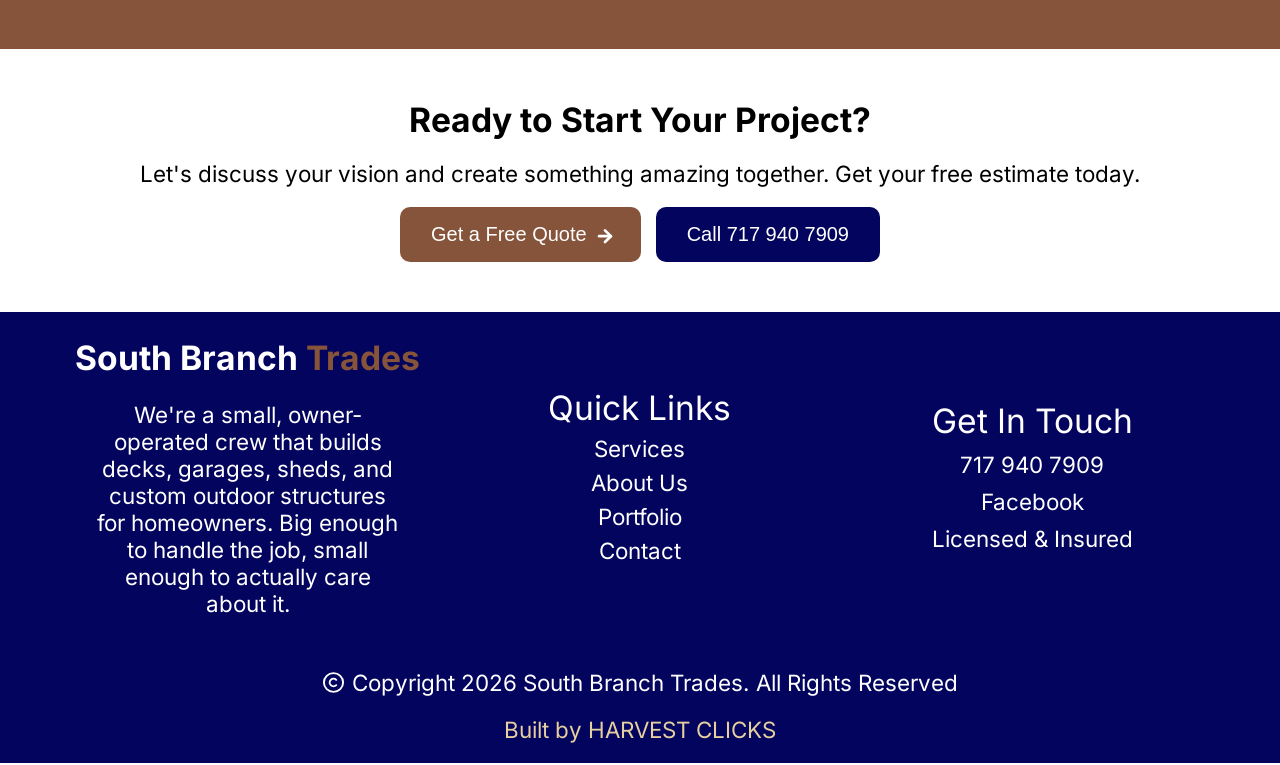
<file: about.html>
<!DOCTYPE html>
<html lang="en">
<head>
	<title>South Branch Trades | About Us</title>
	<meta name="description" content="reliable, experienced, and compotent deck builders.">
	<meta name="viewport" content="width=device-width, initial-scale=1.0">
    <meta charset="utf-8">
    <link rel="canonical" href="https://southbranchtrades.com/about">
	<link rel="icon" type="image/svg" sizes="32x32" href="south-branch-favicon.svg">
    <link rel="icon" type="image/svg" sizes="180x180" href="south-branch-180favicon.svg">
    <link rel="preload" href="/inter-v20-latin-700.woff2" as="font" type="font/woff2" crossorigin>
    <link rel="preload" href="/inter-v20-latin-regular.woff2" as="font" type="font/woff2" crossorigin>
    <link rel="preload" href="/plus-jakarta-sans-v12-latin-700.woff2" as="font" type="font/woff2" crossorigin>
	<link rel="stylesheet" type="text/css" href="critical-home.css">
	<link rel="preload" href="style.css" as="style" 
      onload="this.onload=null;this.rel='stylesheet'">
    <noscript>
        <link rel="stylesheet" href="/css/local.css">
    </noscript>
	
</head>
<body>
<header id="header"></header>

<section id="about-hero">
    <picture>
        <source 
        srcset="garage-workshop-m.webp"
        media="(max-width: 772px)"
        type="image/webp">
        <source
        srcset="garage-workshop.webp"
        type="image/webp">
        <img src="garage-workshop.jpg" decoding="async" fetchpriority="high" width="1500" height="1125" alt="detached garage/workshop metal siding, pole barn">
    </picture>
    <div class="hero-content">
        <h1>Our Story</h1>
        <picture>
            <source srcset="" media="(max-width: 772px)" type="image/webp">
            <source srcset="" type="image/webp">
            <img src="andrew-zook-wife.jpg" decoding="async" loading="lazy" width="667" height="766" alt="Andrrew Zook and wife">
        </picture>
        <p>Some people find their way into construction. For Andrew, the owner of South Branch Trades, it was just life growing up. Raised on a working Amish dairy farm in Pennsylvania, there was always something that needed to be built, repaired, or improved. That constant hands-on work is where a real love for designing and building took root — not in a classroom, but out in the field, doing it.<br><br>
        That foundation is what South Branch Trades is built on. What started as a small operation in York County has grown into one of South-Central Pa's most trusted names in custom construction — not by chasing volume, but by doing honest work at a fair price and standing behind every project. Today, we serve homeowners across the region with a full crew of skilled craftsmen and a large portfolio of completed projects. But the same principle that's driven this company from day one hasn't changed: treat every home like it's your own, communicate straight, and never cut corners on the craft.<br><br>
        We've built our reputation one project at a time, working closely with homeowners to transform their visions into reality. From custom decks that extend living spaces outdoors to garage buildings that add valuable functionality, we approach every project with the same commitment to quality.</p>
        <picture>
            <source srcset="" media="(max-width: 772px)" type="image/webp">
            <source srcset="" type="image/webp">
            <img src="andrew-zook-family.jpg" decoding="async" loading="lazy" width="568" height="854" alt="Andrew Zook with family">
        </picture>
    </div>
    <div class="hero-buttons">
        <button>
            <a href="contact.html">Get A Free Quote</a>
            <img src="btn-arrow.svg" width="40" height="40" decoding="async" loading="lazy" alt="">
        </button>
    </div>
</section>

<section id="about-mission">
    <div class="header-cont">
        <h2>Our Mission & Values</h2>
        <p>We're guided by core principles that shape every decision we make and every project we undertake.</p>
    </div>
    <div class="about-mission-card">
        <picture>
            <img src="quality-icon.svg" decoding="async" loading="lazy" width="90" height="90" alt="">
        </picture>
        <h3>Quality First</h3>
        <p>We never compromise on materials or workmanship. Every project is built to last and exceed expectations.</p>
    </div>
    <div class="about-mission-card">
        <picture>
            <img src="heart-icon.svg" decoding="async" loading="lazy" width="90" height="90" alt="">
        </picture>
        <h3>Customer Focus</h3>
        <p>Your vision drives our work. We listen carefully, communicate clearly, and deliver exactly what you need.</p>
    </div>
    <div class="about-mission-card">
        <picture>
            <img src="community-icon.svg" decoding="async" loading="lazy" width="90" height="90" alt="">
        </picture>
        <h3>Local Commitment</h3>
        <p>As a locally-owned business, we're invested in our community and the relationships we build.</p>
    </div>
    <div class="about-mission-card">
        <picture>
            <img src="craftsmanship-icon.svg" decoding="async" loading="lazy" width="90" height="90" alt="">
        </picture>
        <h3>Expert Craftsmanship</h3>
        <p>Our team brings decades of combined experience and a passion for precision to every job.</p>
    </div>
</section>

<section id="about-process">
    <div class="header-cont">
        <h2>How We Work</h2>
        <p>From initial consultation to final walkthrough, we've refined our process to ensure a smooth, stress-free experience.</p>
    </div>
    <div class="about-process-card">
        <strong>01</strong>
        <h3>Initial Consultation</h3>
        <p>We meet at your property to discuss your vision, assess the site, and answer all your questions.</p>
    </div>
    <div class="about-process-card">
        <strong>02</strong>
        <h3>Design & Quote</h3>
        <p>We create a detailed plan and provide a transparent, comprehensive quote with no hidden fees.</p>
    </div>
    <div class="about-process-card">
        <strong>03</strong>
        <h3>Expert Construction</h3>
        <p>Our skilled team brings your project to life with precision craftsmanship and attention to detail.</p>
    </div>
    <div class="about-process-card">
        <strong>04</strong>
        <h3>Final Walkthrough</h3>
        <p>We ensure everything meets your expectations and provide guidance on maintenance and care.</p>
    </div>
    <button>
        <a href="portfolio.html">See Our Completed Projects</a>
        <img src="btn-arrow.svg" width="40" height="40" decoding="async" loading="lazy" alt="">
    </button>
</section>

<section id="about-location">
    <h2>Proudly serving York County and surrounding areas in South-Central Pennsylvania.</h2>
    <picture>
        <img src="pa-md-map.svg" decoding="async" loading="lazy" width="1340" height="838" alt="map drawing of the state of Pennsylvania and Maryland, with areas that south branch trades services">
    </picture>
    <div class="about-location-towns">
        <div class="about-location-header-icon">
            <picture>
               <img src="location-icon.svg" decoding="async" loading="lazy" width="90" height="90" alt=""> 
            </picture>
            <div>
                <h3>Primary Service Areas</h3>
                <p>We primarily serve the following communities:</p>
            </div>
        </div>
        <div class="about-locations-towns-list">
            <span><img src="check-circle.svg" width="50" height="50" decoding="async" loading="lazy" alt="">York</span>
            <span><img src="check-circle.svg" width="50" height="50" decoding="async" loading="lazy" alt="">Dallastown</span>
            <span><img src="check-circle.svg" width="50" height="50" decoding="async" loading="lazy" alt="">Hanover</span>
            <span><img src="check-circle.svg" width="50" height="50" decoding="async" loading="lazy" alt="">New Oxford</span>
            <span><img src="check-circle.svg" width="50" height="50" decoding="async" loading="lazy" alt="">Dover</span>
            <span><img src="check-circle.svg" width="50" height="50" decoding="async" loading="lazy" alt="">Windsor</span>
            <span><img src="check-circle.svg" width="50" height="50" decoding="async" loading="lazy" alt="">Red Lion</span>
            <span><img src="check-circle.svg" width="50" height="50" decoding="async" loading="lazy" alt="">Spring Grove</span>
            <span><img src="check-circle.svg" width="50" height="50" decoding="async" loading="lazy" alt="">Glen Rock</span>
            <span><img src="check-circle.svg" width="50" height="50" decoding="async" loading="lazy" alt="">East Berlin</span>
            <span><img src="check-circle.svg" width="50" height="50" decoding="async" loading="lazy" alt="">Shrewsbury</span>
            <span><img src="check-circle.svg" width="50" height="50" decoding="async" loading="lazy" alt="">Manchester</span>
        </div>
        <div class="about-location-note">
            <span><strong>Don't see your area?</strong> We often work throughout South-Central Pennsylvania. Contact us to discuss your project location.</span>
        </div>
    </div>
    
</section>

<section id="about-trust-us">
    <div class="trust-us-content">
        <h2>Our Commitment To You</h2>
        <p>When you choose South Branch Trades, you're not just hiring a contractor — you're partnering with a team that genuinely cares about your home and your satisfaction.</p>
        <span><img src="check-circle2.svg" width="50" height="50" decoding="async" loading="lazy" alt="">On-time project completion</span>
        <span><img src="check-circle2.svg" width="50" height="50" decoding="async" loading="lazy" alt="">Clean, organized work sites</span>
        <span><img src="check-circle2.svg" width="50" height="50" decoding="async" loading="lazy" alt="">Respectful, professional crew</span>
        <span><img src="check-circle2.svg" width="50" height="50" decoding="async" loading="lazy" alt="">Fair and transparent pricing</span>
        <span><img src="check-circle2.svg" width="50" height="50" decoding="async" loading="lazy" alt="">Superior craftsmanship</span>
        <span><img src="check-circle2.svg" width="50" height="50" decoding="async" loading="lazy" alt="">Ongoing support after completion</span>
    </div>
    <div class="trust-us-pics">
        <picture class="pic1">
            <source srcset="" type="image/svg">
           <img src="new-garage-construction.jpg" decoding="async" loading="lazy" width="583" height="437" alt="pole barn garage in construction">
       </picture>
       <picture class="pic2">
            <source srcset="" type="image/svg">
           <img src="new-deck-construction.jpg" decoding="async" loading="lazy" width="717" height="538" alt="deck attached to house during construction">
       </picture>  
    </div>
</section>

<section id="about-cta">
    <h2>Ready to Start Your Project?</h2>
    <p>Let's discuss your vision and create something amazing together. Get your free estimate today.</p>
    <div>
        <button>
            <a href="contact.html">Get a Free Quote</a>
            <img src="btn-arrow.svg" width="40" height="40" decoding="async" loading="lazy" alt="">
        </button>
        <button>
            <a href="tel:+17179407909">Call 717 940 7909</a>
        </button>
    </div>
</section>

<footer id="footer"></footer>

<script src="script.js" type="module"></script>

</body>
</html>
</file>
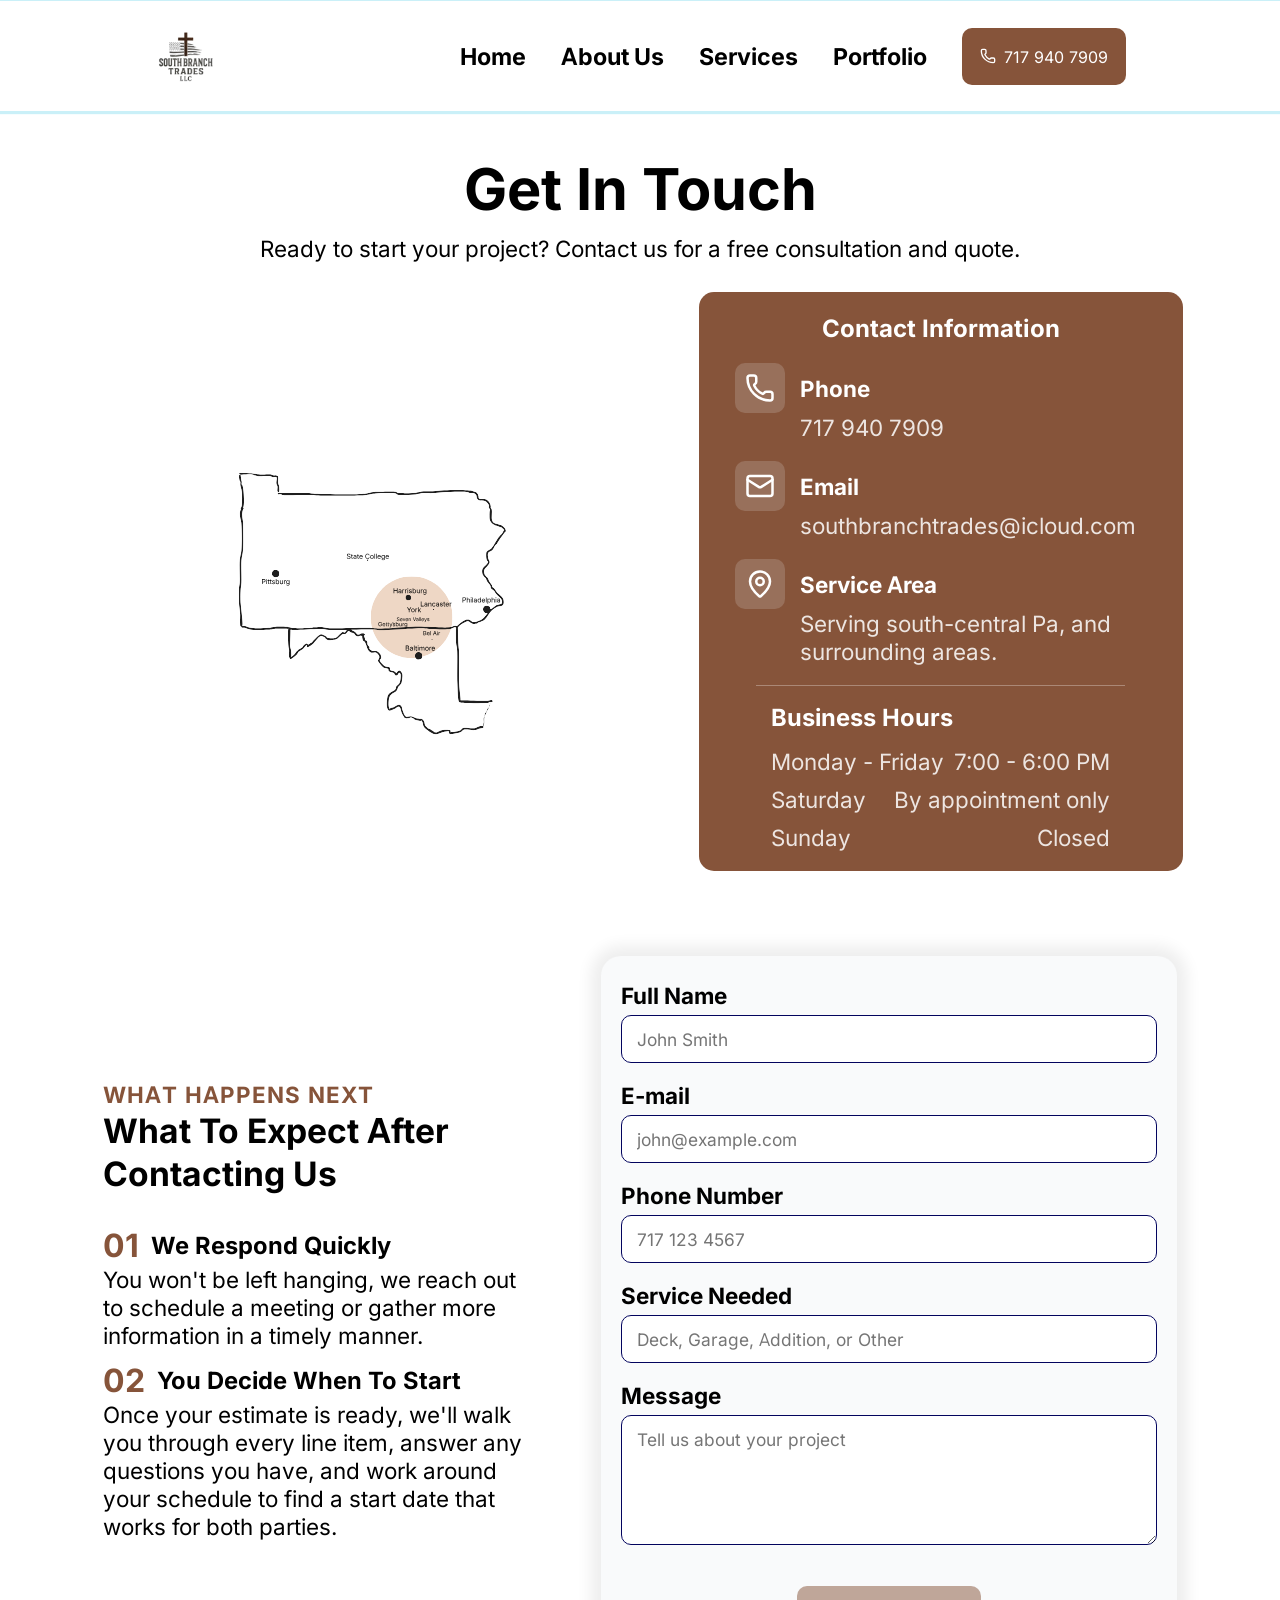
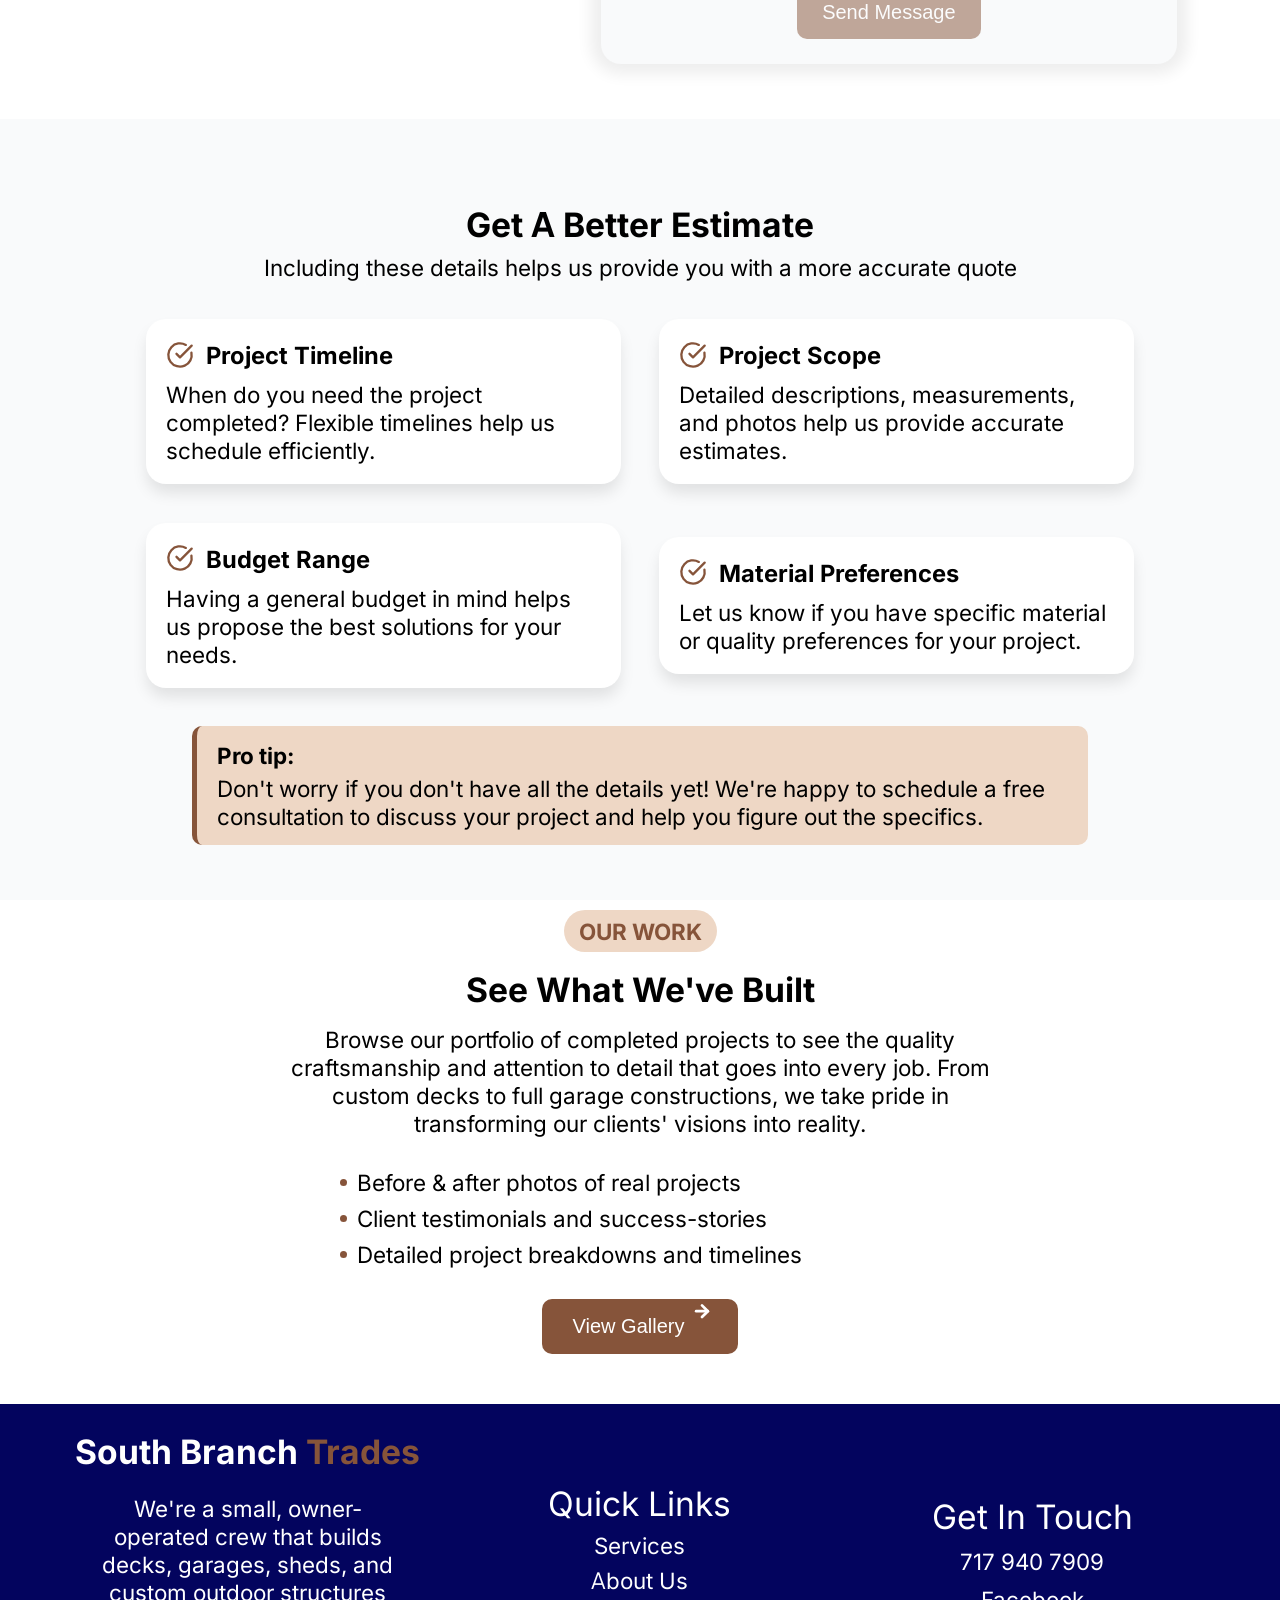
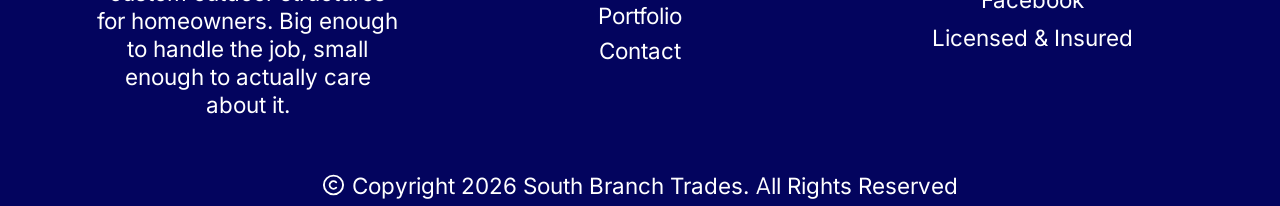
<file: contact.html>
<!DOCTYPE html>
<html lang="en">
<head>
	<title>Get in touch with South Branch Trades</title>
	<meta name="description" content="South branh trade, phone number, and email. Reach out to us for your next garage, or deck project.">
	<meta name="viewport" content="width=device-width, initial-scale=1.0">
    <meta charset="utf-8">
    <link rel="canonical" href="https://southbranchtrades.com/contact">
	<link rel="icon" type="image/svg" sizes="32x32" href="south-branch-favicon.svg">
    <link rel="icon" type="image/svg" sizes="180x180" href="south-branch-180favicon.svg">
    <link rel="preload" href="/inter-v20-latin-700.woff2" as="font" type="font/woff2" crossorigin>
    <link rel="preload" href="/inter-v20-latin-regular.woff2" as="font" type="font/woff2" crossorigin>
    <link rel="preload" href="/plus-jakarta-sans-v12-latin-700.woff2" as="font" type="font/woff2" crossorigin>
	<link rel="stylesheet" type="text/css" href="critical-home.css">
	<link rel="preload" href="style.css" as="style" 
      onload="this.onload=null;this.rel='stylesheet'">
    <noscript>
        <link rel="stylesheet" href="/css/local.css">
    </noscript>
	<script src="https://www.google.com/recaptcha/api.js" async defer></script>
    <script>
    // Enable submit button when reCAPTCHA is completed
    function enableSubmit() {
        document.getElementById('submitBtn').disabled = false; 

    function disableSubmit() {
        document.getElementById('submitBtn').disabled = true;
    }
    }
</script>
</head>
<body>
<header id="header"></header>

<section id="contact-hero">
    <div class="header-cont">
        <h1>Get In Touch</h1>
        <p>Ready to start your project? Contact us for a free consultation and quote.</p>
    </div>
    <img src="pa-md-map.svg" width="550" height="344" decoding="async" alt="map ouline of Pennsylvania and Maryland with a hot spot of south branch trades' areas of service">
    <div class="contact-hero-content">
        <h2>Contact Information</h2>
        <div class="contact-hero-icon-cluster">
            <picture>
                <img src="phone-icon.svg" width="70" height="70" decoding="async" alt="">
            </picture>
            <strong>Phone</strong>
            <a href="tel:+17179407909">717 940 7909</a>
        </div>
        <div class="contact-hero-icon-cluster">
            <picture>
                <img src="email-icon.svg" width="70" height="70" decoding="async" alt="">
            </picture>
            <strong>Email</strong>
            <a href="mailto:southbranchtrades@icloud.com">southbranchtrades@icloud.com</a>
        </div>
        <div class="contact-hero-icon-cluster">
            <picture>
                <img src="location-icon.svg" width="70" height="70" decoding="async" alt="">
            </picture>
            <strong>Service Area</strong>
            <span>Serving south-central Pa, and surrounding areas.</span>
        </div>
        <div class="business-hours">
            <h3>Business Hours</h3>
            <div class="hours-of-operation">
                <span>Monday - Friday</span>
                <span>7:00 - 6:00 PM</span>
            </div>
            <div class="hours-of-operation">
                <span>Saturday</span>
                <span>By appointment only</span>
            </div>
            <div class="hours-of-operation">
                <span>Sunday</span>
                <span>Closed</span>
            </div>
        </div>
    </div>
</section>

<section id="contact-form-primer">
    <div class="contact-primer">
        <strong>What Happens Next</strong>
        <h2>What To Expect After Contacting Us</h2>
        <div class="primer-content">
            <strong>01</strong>
            <h3>We Respond Quickly</h3>
        </div>
        <p>You won't be left hanging, we reach out to schedule a meeting or gather more information in a timely manner.</p>
        <div class="primer-content">
            <strong>02</strong>
            <h3>You Decide When To Start</h3>
        </div>
        <p>Once your estimate is ready, we'll walk you through every line item, answer any questions you have, and work around your schedule to find a start date that works for both parties.</p>
    </div>

    <form class="contact-form" method="post" action="contact.php">
        <label>Full Name 
            <input type="text" name="name" placeholder="John Smith"required>
        </label>
        <label>E-mail
            <input type="email" name="email" placeholder="john@example.com" required>
        </label>
        <label>Phone Number
            <input type="text" name="phone" placeholder="717 123 4567" required>
        </label>
        <label>Service Needed
            <input type="text" name="service"placeholder="Deck, Garage, Addition, or Other" required>
        </label>
        <label>Message
            <textarea type="textarea" name="message" placeholder="Tell us about your project" required></textarea>
        </label>
        <div class="g-recaptcha" data-sitekey="6LeAXMQsAAAAACgED8QZg6ZNuOnPcB9KScXehpAj" data-callback="enableSubmit" data-expired-callback="disableSubmit">
        </div>
        <button class="button" name="submit" type="submit" value="Submit" id="submitBtn" disabled>Send Message</button>
    </form>
</section>

<section id="contact-how-to-estimate">
    <div class="header-cont">
       <h2>Get A Better Estimate</h2>
       <p>Including these details helps us provide you with a more accurate quote</p> 
    </div>
    <div class="contact-how-to-cards">
        <div>
            <img src="checkmark-cirlce.svg" width="50" height="50" decoding="async" loading="lazy" alt="">
            <h3>Project Timeline</h3>    
        </div>
        <p>When do you need the project completed? Flexible timelines help us schedule efficiently.</p>
    </div>
    <div class="contact-how-to-cards">
        <div>
            <img src="checkmark-cirlce.svg" width="50" height="50" decoding="async" loading="lazy" alt="">
            <h3>Project Scope</h3>    
        </div>
        <p>Detailed descriptions, measurements, and photos help us provide accurate estimates.</p>
    </div>
    <div class="contact-how-to-cards">
        <div>
            <img src="checkmark-cirlce.svg" width="50" height="50" decoding="async" loading="lazy" alt="">
            <h3>Budget Range</h3>    
        </div>
        <p>Having a general budget in mind helps us propose the best solutions for your needs.</p>
    </div>
    <div class="contact-how-to-cards">
        <div>
            <img src="checkmark-cirlce.svg" width="50" height="50" decoding="async" loading="lazy" alt="">
            <h3>Material Preferences</h3>    
        </div>
        <p>Let us know if you have specific material or quality preferences for your project.</p>
    </div>
    <div class="contact-how-to-note">
        <strong>Pro tip:</strong><span>Don't worry if you don't have all the details yet! We're happy to schedule a free consultation to discuss your project and help you figure out the specifics.</span>
    </div>
</section>


<section id="contact-soft-cta">
    <strong>OUR WORK</strong>
    <h2>See What We've Built</h2>
    <p>Browse our portfolio of completed projects to see the quality craftsmanship and attention to detail that goes into every job. From custom decks to full garage constructions, we take pride in transforming our clients' visions into reality.</p>
    <ul>
        <li><span></span>Before & after photos of real projects</li>
        <li><span></span>Client testimonials and success-stories</li>
        <li><span></span>Detailed project breakdowns and timelines</li>
    </ul>
    <button>
        <a href="portfolio.html">View Gallery</a>
        <img src="btn-arrow.svg" width="40" height="40" decoding="async" loading="lazy" alt="">
    </button>
</section>

<footer id="footer"></footer>

<script src="script.js" type="module"></script>


</body>
</html>
</file>
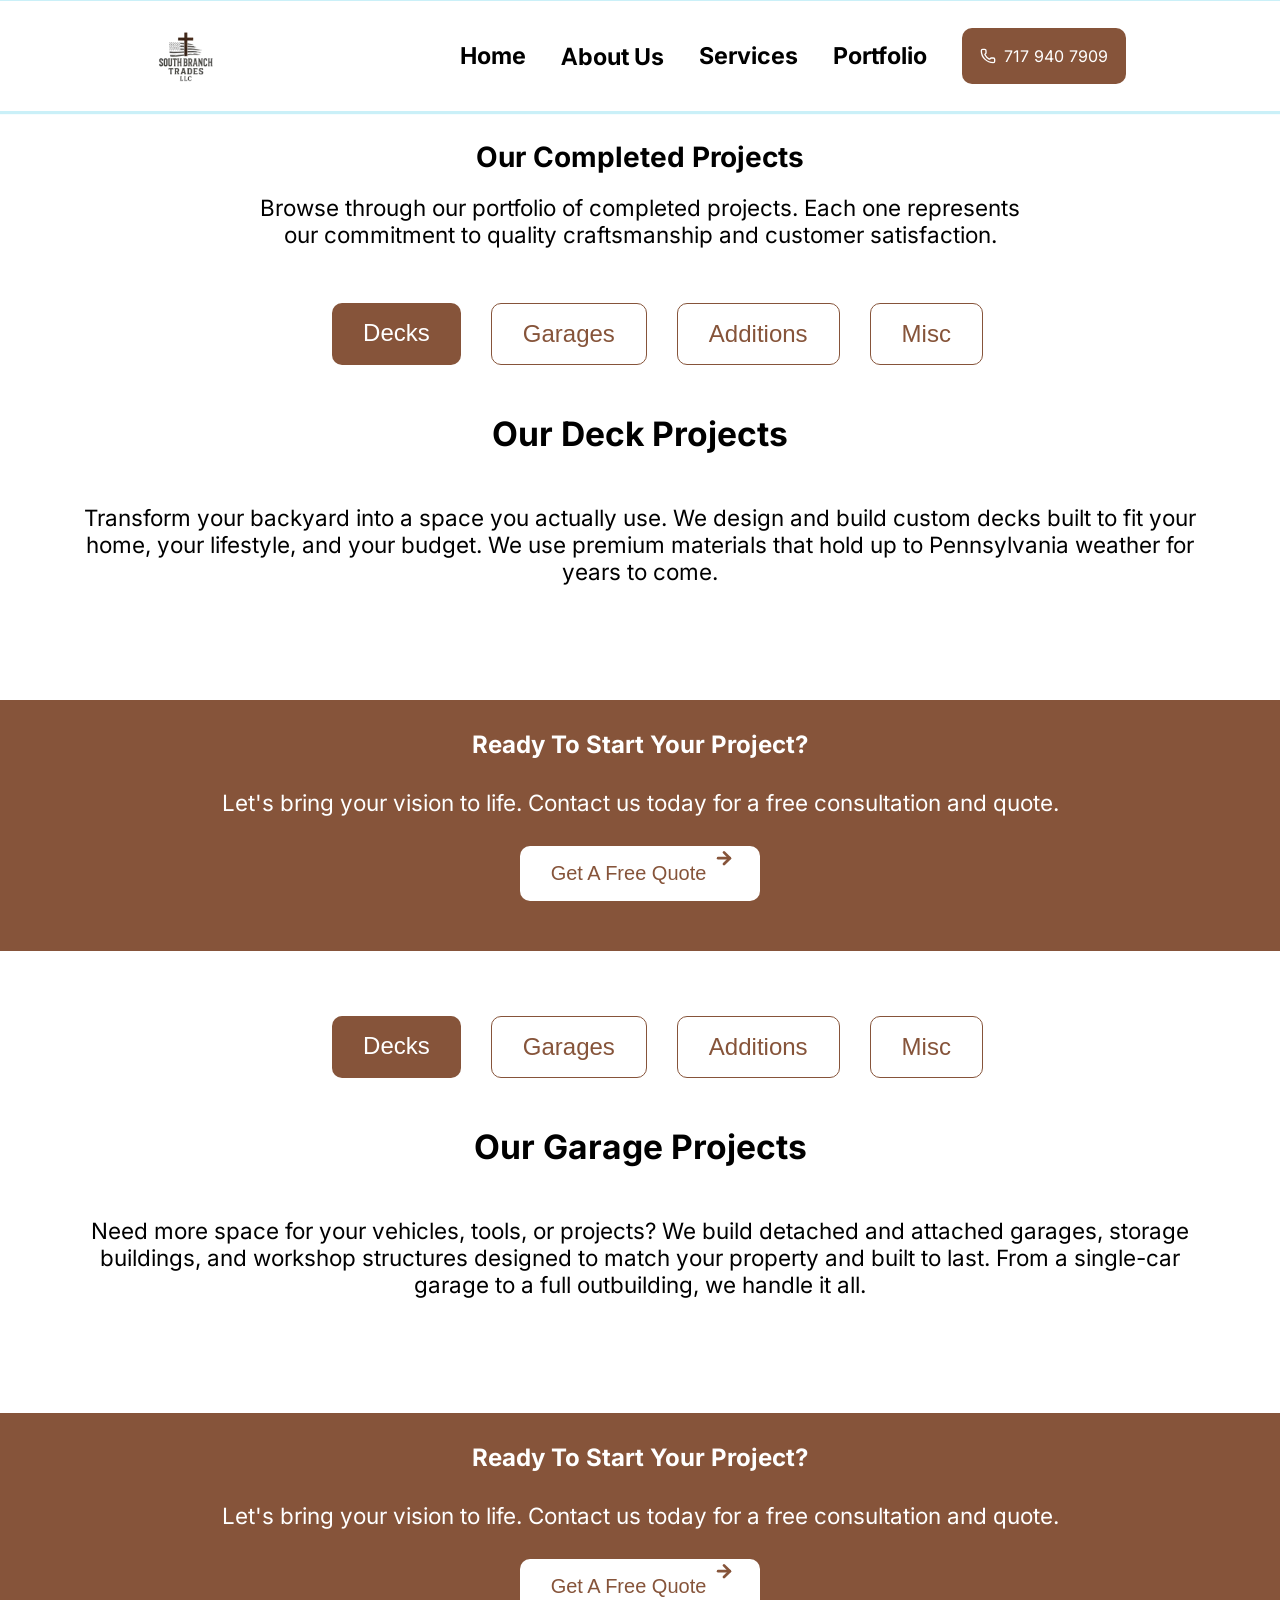
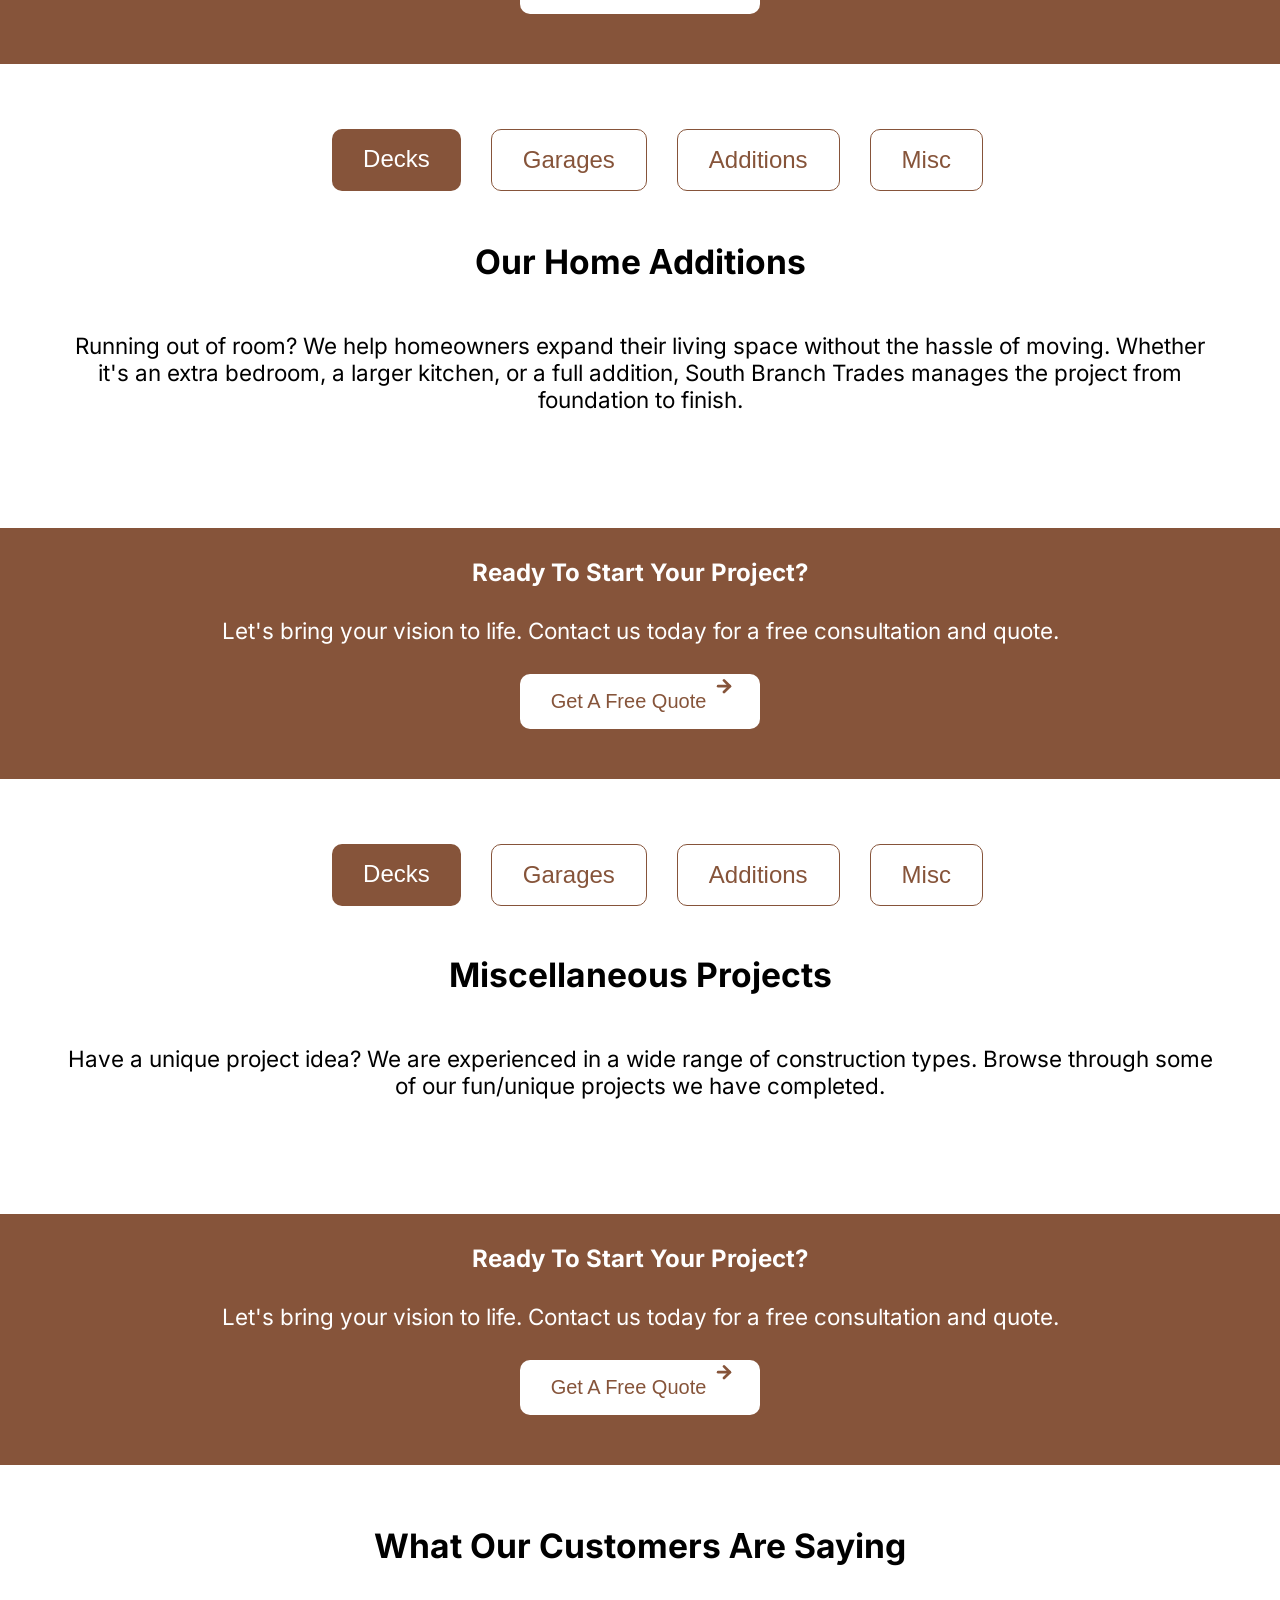
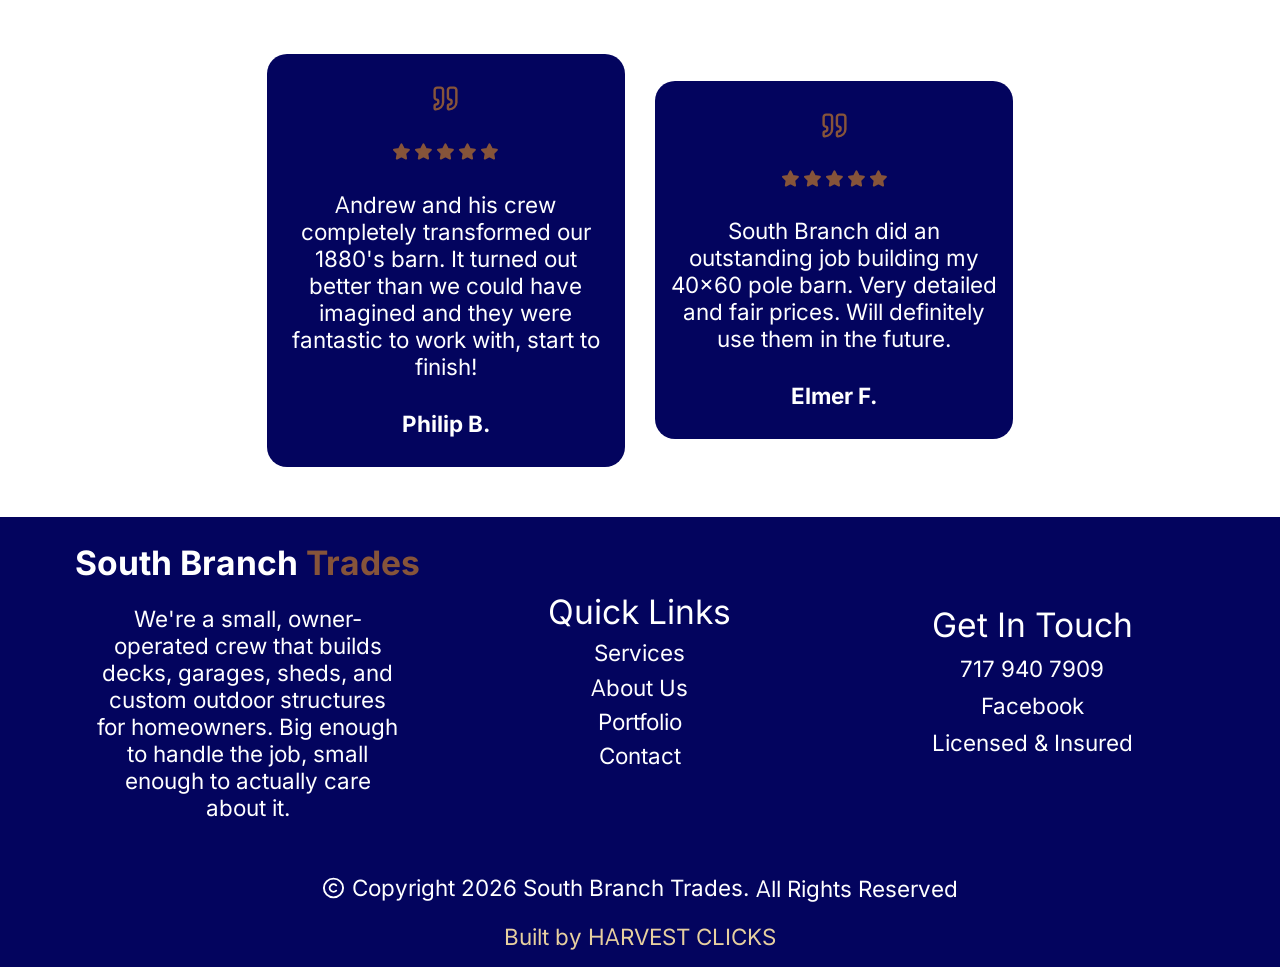
<file: portfolio.html>
<!DOCTYPE html>
<html lang="en">
<head>
    <title>South Branch Trades | Completed projects gallery</title>
    <meta name="description" content="See what we have already built. Find inspiration for your next project.">
    <meta name="viewport" content="width=device-width, initial-scale=1.0">
    <meta charset="utf-8">
    <link rel="canonical" href="https://southbranchtrades.com/portfolio">
    <link rel="icon" type="image/svg" sizes="32x32" href="south-branch-favicon.svg">
    <link rel="icon" type="image/svg" sizes="180x180" href="south-branch-180favicon.svg">
    <link rel="preload" href="/inter-v20-latin-700.woff2" as="font" type="font/woff2" crossorigin>
    <link rel="preload" href="/inter-v20-latin-regular.woff2" as="font" type="font/woff2" crossorigin>
    <link rel="preload" href="/plus-jakarta-sans-v12-latin-700.woff2" as="font" type="font/woff2" crossorigin>
    <link rel="stylesheet" type="text/css" href="critical-home.css">
    <link rel="preload" href="style.css" as="style" 
      onload="this.onload=null;this.rel='stylesheet'">
    <noscript>
        <link rel="stylesheet" href="/css/local.css">
    </noscript>
    
</head>
<body>
<header id="header"></header>

<section id="portfolio-buttons" class="serv-port-buttons">
    <h1>Our Completed Projects</h1>
    <p>Browse through our portfolio of completed projects. Each one represents our commitment to quality craftsmanship and customer satisfaction.</p>
    <div class="select-a-service-buttons">
        <button class="port-decks-btn">
            <a href="#port-decks">Decks</a>
        </button>
        <button class="port-garages-btn">
            <a href="#port-garages">Garages</a>
        </button>
        <button class="port-additions-btn">
            <a href="#port-additions">Additions</a>
        </button>
        <button class="port-misc-btn">
            <a href="#port-misc">Misc</a>
        </button>
    </div>
</section>

<section id="port-decks" class="port-sections">
    <h2>Our Deck Projects</h2>
    <p>Transform your backyard into a space you actually use. We design and build custom decks built to fit your home, your lifestyle, and your budget. We use premium materials that hold up to Pennsylvania weather for years to come.</p>
    <div class="portfolio-cont decks-gallery"></div>
    <div id="home-services-cta">
        <h2>Ready To Start Your Project?</h2>
        <p>Let's bring your vision to life. Contact us today for a free consultation and quote.</p>
        <button>
            <a href="contact.html">Get A Free Quote</a>
            <img src="bottom-btn-arrow.svg" width="40px" height="40px" decoding="async" alt="">
        </button>
    </div>
</section>

<section id="portfolio-buttons" class="serv-port-buttons">
    <div class="select-a-service-buttons">
        <button class="port-decks-btn">
            <a href="#port-decks">Decks</a>
        </button>
        <button class="port-garages-btn">
            <a href="#port-garages">Garages</a>
        </button>
        <button class="port-additions-btn">
            <a href="#port-additions">Additions</a>
        </button>
        <button class="port-misc-btn">
            <a href="#port-misc">Misc</a>
        </button>
    </div>
</section>

<section id="port-garages" class="port-sections">
    <h2>Our Garage Projects</h2>
    <p>Need more space for your vehicles, tools, or projects? We build detached and attached garages, storage buildings, and workshop structures designed to match your property and built to last. From a single-car garage to a full outbuilding, we handle it all.</p>
    <div class="portfolio-cont garages-gallery"></div>
    <div id="home-services-cta">
        <h2>Ready To Start Your Project?</h2>
        <p>Let's bring your vision to life. Contact us today for a free consultation and quote.</p>
        <button>
            <a href="contact.html">Get A Free Quote</a>
            <img src="bottom-btn-arrow.svg" width="40px" height="40px" decoding="async" loading="lazy" alt="">
        </button>
    </div>
</section>

<section id="portfolio-buttons" class="serv-port-buttons">
    <div class="select-a-service-buttons">
        <button class="port-decks-btn">
            <a href="#port-decks">Decks</a>
        </button>
        <button class="port-garages-btn">
            <a href="#port-garages">Garages</a>
        </button>
        <button class="port-additions-btn">
            <a href="#port-additions">Additions</a>
        </button>
        <button class="port-misc-btn">
            <a href="#port-misc">Misc</a>
        </button>
    </div>
</section>

<section id="port-additions" class="port-sections">
    <h2>Our Home Additions</h2>
    <p>Running out of room? We help homeowners expand their living space without the hassle of moving. Whether it's an extra bedroom, a larger kitchen, or a full addition, South Branch Trades manages the project from foundation to finish.</p>
    <div class="portfolio-cont additions-gallery"></div>
    <div id="home-services-cta">
        <h2>Ready To Start Your Project?</h2>
        <p>Let's bring your vision to life. Contact us today for a free consultation and quote.</p>
        <button>
            <a href="contact.html">Get A Free Quote</a>
            <img src="bottom-btn-arrow.svg" width="40px" height="40px" decoding="async" loading="lazy" alt="">
        </button>
    </div>
</section>

<section id="portfolio-buttons" class="serv-port-buttons">
    <div class="select-a-service-buttons">
        <button class="port-decks-btn">
            <a href="#port-decks">Decks</a>
        </button>
        <button class="port-garages-btn">
            <a href="#port-garages">Garages</a>
        </button>
        <button class="port-additions-btn">
            <a href="#port-additions">Additions</a>
        </button>
        <button class="port-misc-btn">
            <a href="#port-misc">Misc</a>
        </button>
    </div>
</section>

<section id="port-misc" class="port-sections">
    <h2>Miscellaneous Projects</h2>
    <p>Have a unique project idea? We are experienced in a wide range of construction types. Browse through some of our fun/unique projects we have completed.</p>
    <div class="portfolio-cont misc-gallery"></div>
    <div id="home-services-cta">
        <h2>Ready To Start Your Project?</h2>
        <p>Let's bring your vision to life. Contact us today for a free consultation and quote.</p>
        <button>
            <a href="contact.html">Get A Free Quote</a>
            <img src="bottom-btn-arrow.svg" width="40px" height="40px" decoding="async" loading="lazy" alt="">
        </button>
    </div>
</section>

<section id="review"></section>

<footer id="footer"></footer>

<script src="script.js" type="module"></script>
<script type="text/javascript" src="api.js"></script>
<script type="text/javascript" src="portfolio.js"></script>
<script type="module">
    async function loadComponent(selector, file) {
    const res = await fetch(file);
    const html = await res.text();
    document.querySelector(selector).innerHTML = html;
}
await loadComponent('#review', '/partials/reviews.html');
</script>

</body>
</html>
</file>
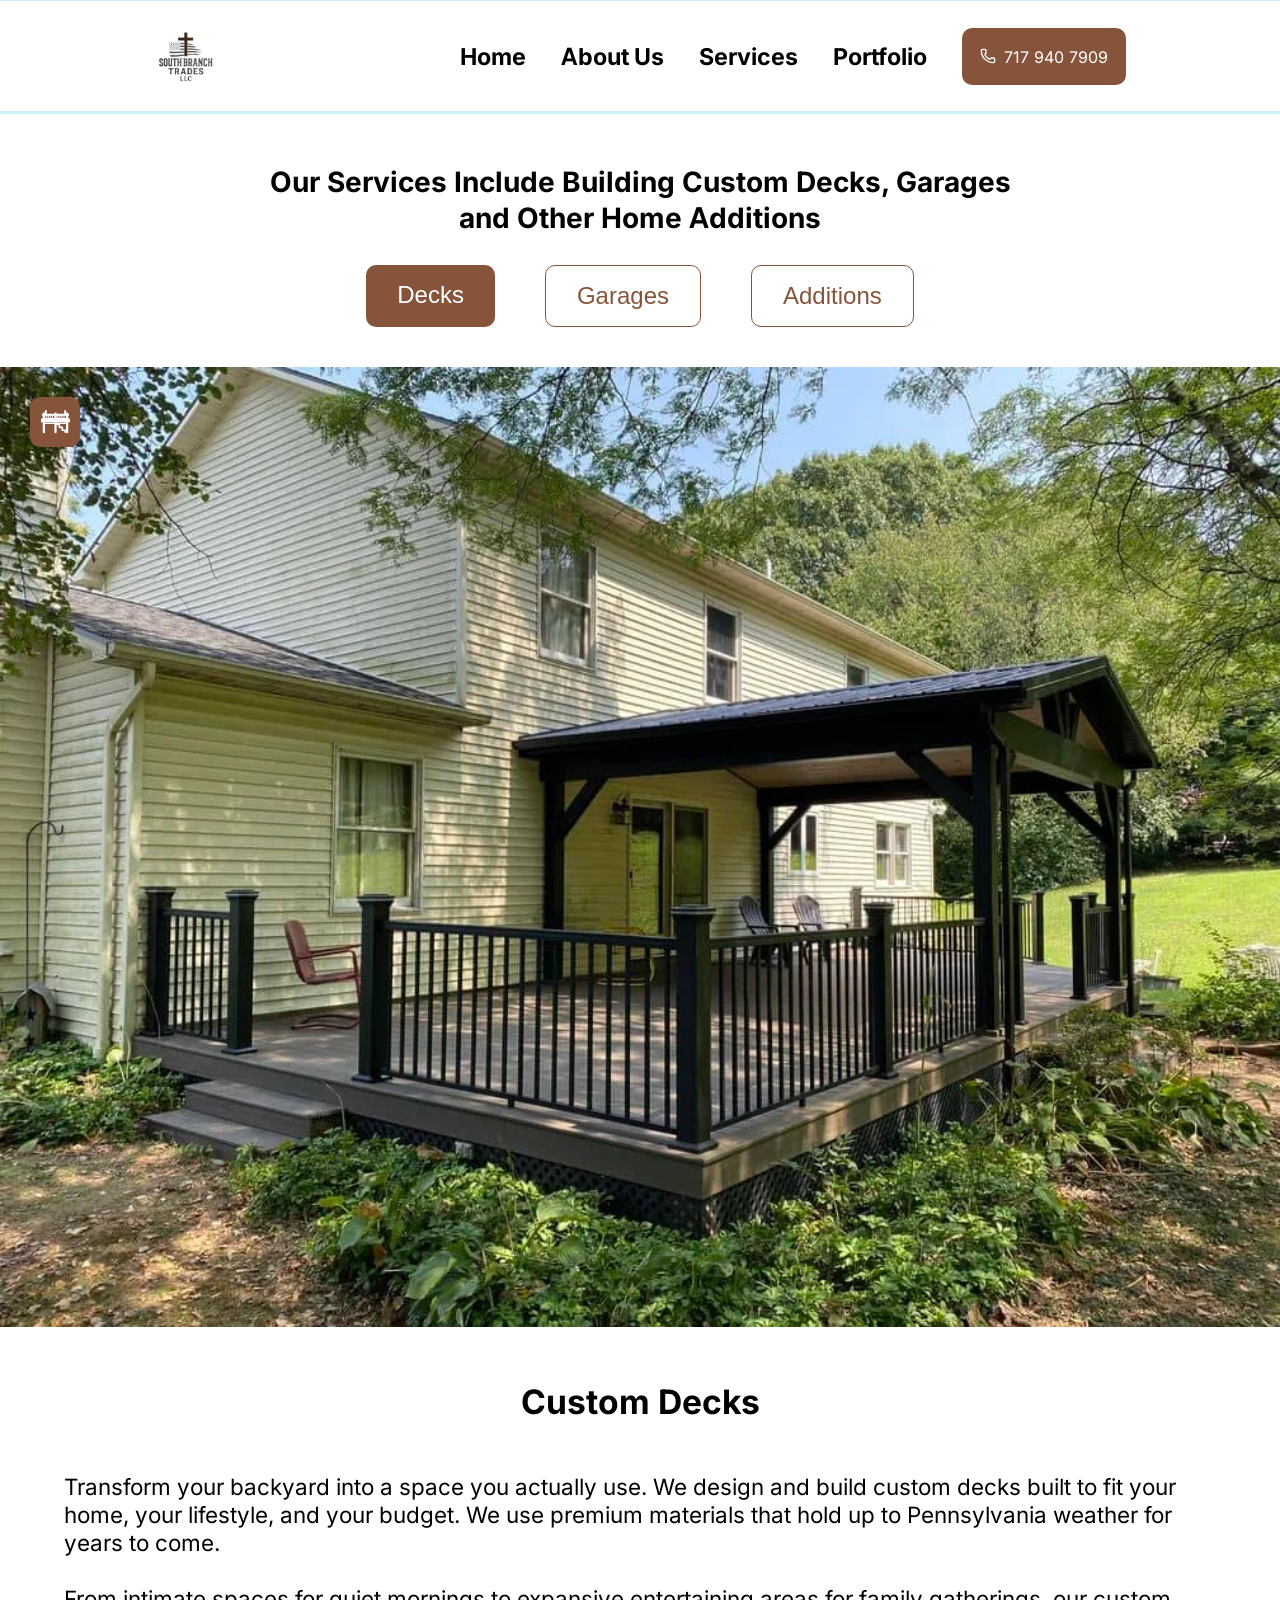
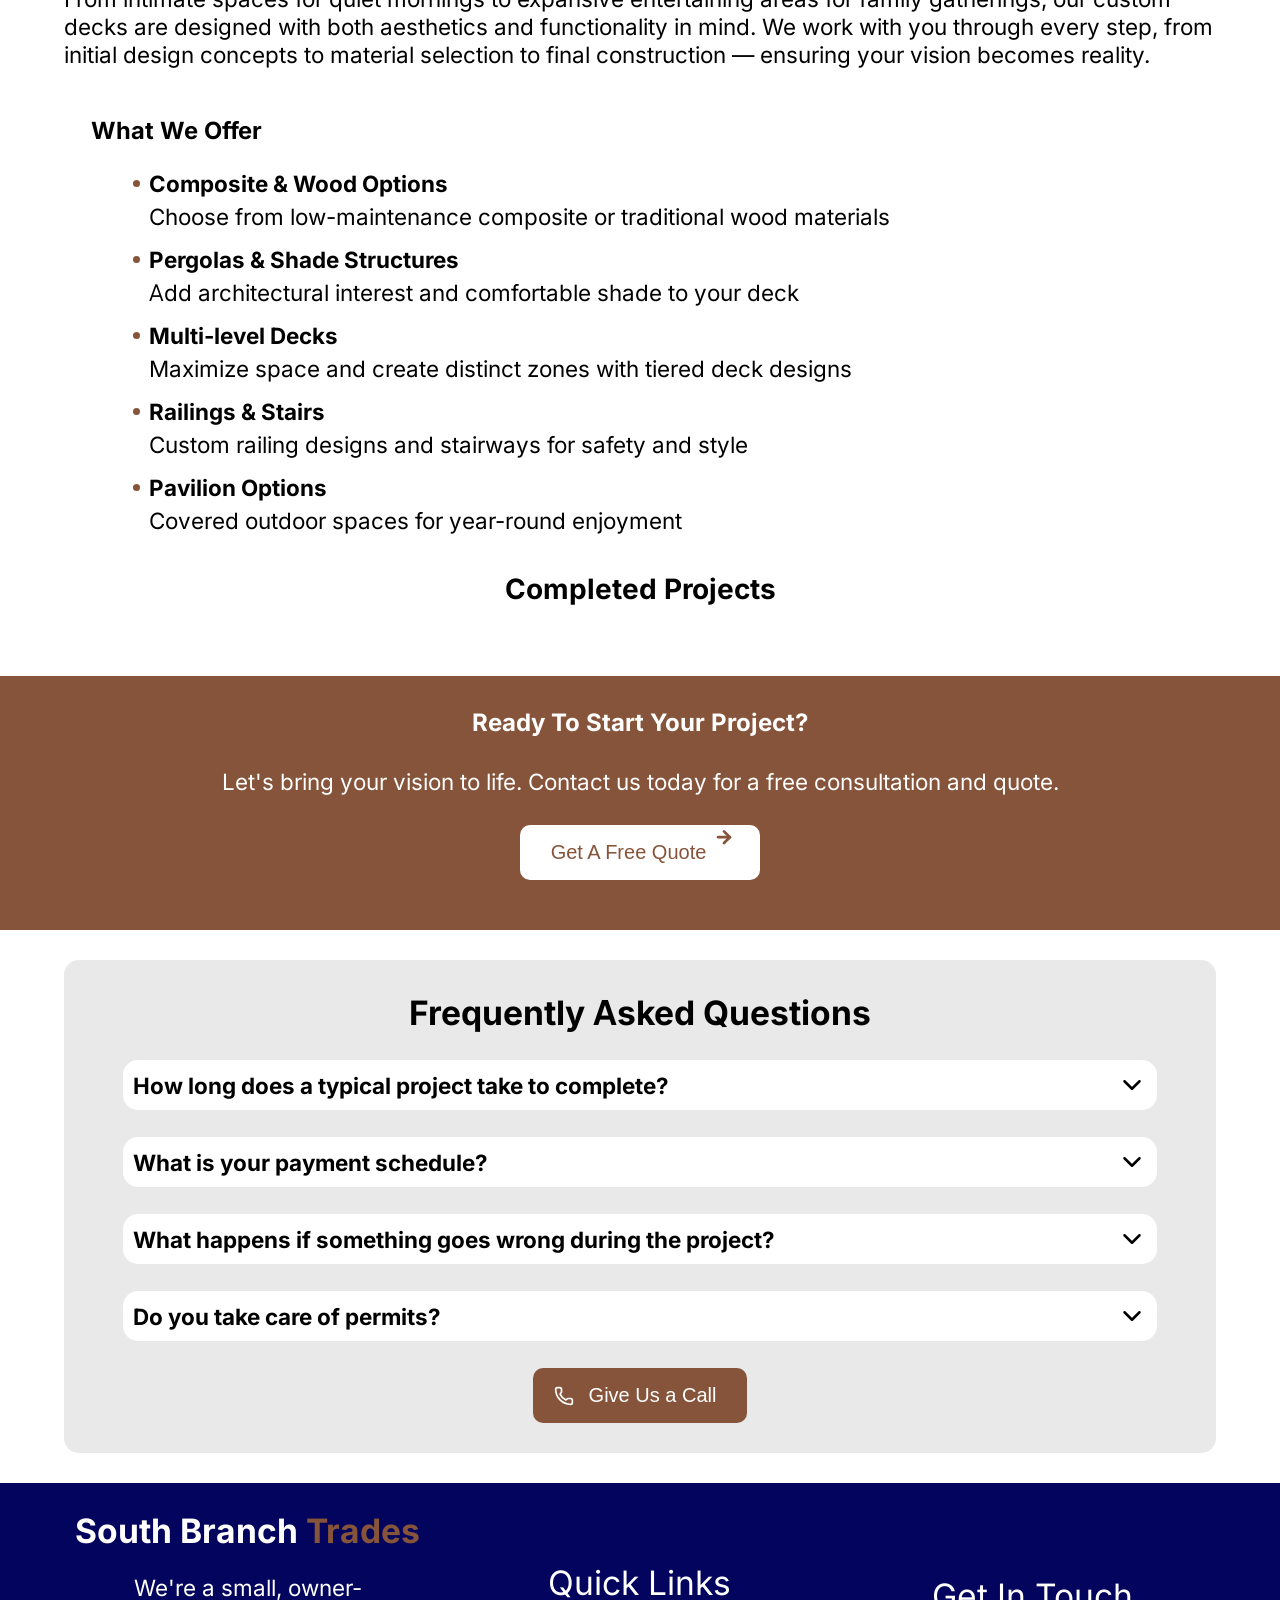
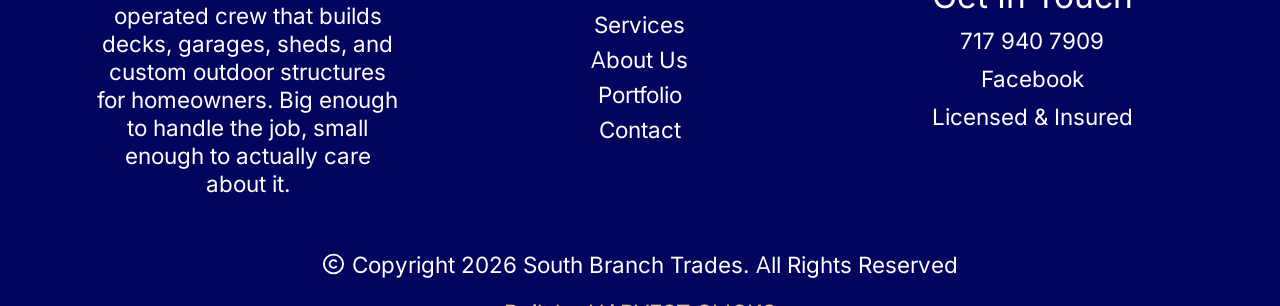
<file: services.html>
<!DOCTYPE html>
<html lang="en">
<head>
	<title>South Branch Trades | We build decks, garages, and additions</title>
	<meta name="description" content="Whether you need a new deck, a remodeled deck, new garage or other custom structure built, South Branch Trades is ready to build.">
	<meta name="viewport" content="width=device-width, initial-scale=1.0">
    <meta charset="utf-8">
    <link rel="canonical" href="https://southbranchtrades.com/services">
	<link rel="icon" type="image/svg" sizes="32x32" href="south-branch-favicon.svg">
    <link rel="icon" type="image/svg" sizes="180x180" href="south-branch-180favicon.svg">
    <link rel="preload" href="/inter-v20-latin-700.woff2" as="font" type="font/woff2" crossorigin>
    <link rel="preload" href="/inter-v20-latin-regular.woff2" as="font" type="font/woff2" crossorigin>
    <link rel="preload" href="/plus-jakarta-sans-v12-latin-700.woff2" as="font" type="font/woff2" crossorigin>
	<link rel="stylesheet" type="text/css" href="critical-home.css">
	<link rel="preload" href="style.css" as="style" 
      onload="this.onload=null;this.rel='stylesheet'">
    <noscript>
        <link rel="stylesheet" href="/css/local.css">
    </noscript>
	
</head>
<body>
<header id="header"></header>

<section id="services-buttons" class="serv-port-buttons">
    <h1>Our Services Include Building Custom Decks, Garages and Other Home Additions</h1>
    <div class="select-a-service-buttons">
        <button id="decks-btn">
            <a href="#decks">Decks</a>
        </button>
        <button id="garages-btn">
            <a href="#garages">Garages</a>
        </button>
        <button id="additions-btn">
            <a href="#additions">Additions</a>
        </button>
    </div>
</section>

<section id="decks">
    <div class="services-hero">
        <picture class="hero-pic">
            <source srcset="deck-w-pavilion-m.webp" media="(max-width: 772px)" type="image/webp">
            <source srcset="deck-w-pavilion.webp" type="image/webp">
            <img src="deck-w-pavilion.jpg" decoding="async" fetchpriority="high" width="1500" height="1125" alt="attached deck with a pavilion over the middle">
        </picture>
        <picture class="icon-pic">
            <img src="deck-icon.svg" decoding="async" width="60" height="60" alt="">
        </picture>
    </div>

    <div class="services-content">
        <h2>Custom Decks</h2>
        <p>Transform your backyard into a space you actually use. We design and build custom decks built to fit your home, your lifestyle, and your budget. We use premium materials that hold up to Pennsylvania weather for years to come.<br><br>
        From intimate spaces for quiet mornings to expansive entertaining areas for family gatherings, our custom decks are designed with both aesthetics and functionality in mind. We work with you through every step, from initial design concepts to material selection to final construction — ensuring your vision becomes reality.</p>
        <div>
            <h3>What We Offer</h3>
            <ul>
                <li><span></span><strong>Composite & Wood Options</strong>Choose from low-maintenance composite or traditional wood materials
                </li>
                <li><span></span><strong>Pergolas & Shade Structures</strong>Add architectural interest and comfortable shade to your deck
                </li>
                <li><span></span><strong>Multi-level Decks</strong>Maximize space and create distinct zones with tiered deck designs
                </li>
                <li><span></span><strong>Railings & Stairs</strong>Custom railing designs and stairways for safety and style
                </li>
                <li><span></span><strong>Pavilion Options</strong>Covered outdoor spaces for year-round enjoyment
                </li>
            </ul>
        </div>
    </div>

    <div class="services-gallery-cont services-decks">
        <strong>Completed Projects</strong>
    </div>
    <div id="home-services-cta">
        <h2>Ready To Start Your Project?</h2>
        <p>Let's bring your vision to life. Contact us today for a free consultation and quote.</p>
        <button>
            <a href="contact.html">Get A Free Quote</a>
            <img src="bottom-btn-arrow.svg" width="40" height="40" decoding="async" loading="lazy" alt="">
        </button>
    </div>
</section>


<section id="garages">
    <div class="services-hero">
        <picture class="hero-pic">
            <source srcset="garage-w-metal-siding-m.webp" media="(max-width: 772px)" type="image/webp">
            <source srcset="garage-w-metal-siding.webp" type="image/webp">
            <img src="garage-w-metal-siding.jpg" decoding="async" loading="lazy" width="1500" height="1125" alt="detached two car garage">
        </picture>
        <picture class="icon-pic">
            <img src="hammer-icon.svg" decoding="async" loading="lazy" width="60" height="60" alt="">
        </picture>
    </div>

    <div class="services-content">
        <h2>Custom Garages</h2>
        <p>Need more space for your vehicles, tools, or projects? We build detached and attached garages, storage buildings, and workshop structures designed to match your property and built to last. From a single-car garage to a full outbuilding, we handle it all.<br><br>
        Our custom garage construction services go beyond just adding square footage. We consider your property's architecture, your storage needs, and your future plans to create a structure that adds both value and functionality to your home. Whether you need a simple storage solution or a fully equipped workshop, we'll design and build it right.</p>
        <div>
            <h3>What We Offer</h3>
            <ul>
                <li><span></span><strong>Detached & Attached Garages</strong>Custom designs that complement your home's style
                </li>
                <li><span></span><strong>Workshop Spaces Structures</strong>Functional work-spaces with electrical and climate control options
                </li>
                <li><span></span><strong>Custom Sizing & Layouts</strong>Tailored dimensions and configurations to fit your property
                </li>
                <li><span></span><strong>Storage Buildings & Sheds</strong>Durable structures for all your storage needs
                </li>
                <li><span></span><strong>Recreational Vehicle Storage</strong>Protected storage for RVs, boats, and recreational equipment
                </li>
            </ul>
        </div>
    </div>

    <div class="services-gallery-cont services-garages">
        <strong>Completed Projects</strong>
    </div>
    <div id="home-services-cta">
        <h2>Ready To Start Your Project?</h2>
        <p>Let's bring your vision to life. Contact us today for a free consultation and quote.</p>
        <button>
            <a href="contact.html">Get A Free Quote</a>
            <img src="bottom-btn-arrow.svg" width="40" height="40" decoding="async" loading="lazy" alt="">
        </button>
    </div>
</section>

<section id="additions">
    <div class="services-hero">
        <picture class="hero-pic">
            <source srcset="home-addition-m.webp" media="(max-width: 772px)" type="image/webp">
            <source srcset="home-addition.webp" type="image/webp">
            <img src="home-addition.jpg" decoding="async" loading="lazy" width="1500" height="1125" alt="House with a home addition under construction">
        </picture>
        <picture class="icon-pic">
            <img src="house-icon.svg" decoding="async" loading="lazy" width="60" height="60" alt="">
        </picture>
    </div>

    <div class="services-content">
        <h2>Home Additions & Renovations</h2>
        <p>Running out of room? We help homeowners expand their living space without the hassle of moving. Whether it's an extra bedroom, a larger kitchen, or a full addition, South Branch Trades manages the project from foundation to finish.<br><br>
        A home addition is more than just adding square footage — it's about creating spaces that enhance your daily life and accommodate your growing needs. Our team specializes in seamless integration, ensuring your new addition looks like it was always part of your home. We handle everything from permits and planning to construction and finishing touches.</p>
        <div>
            <h3>What We Offer</h3>
            <ul>
                <li><span></span><strong>Room Additions</strong>Extra bedrooms, home offices, or family rooms built to match your home
                </li>
                <li><span></span><strong>Screened In Porches</strong>Enjoy the outdoors without the bugs — perfect for Pennsylvania evenings
                </li>
                <li><span></span><strong>Custom Home Projects</strong>From master suites to in-law apartments, we handle unique projects
                </li>
                <li><span></span><strong>Kitchen & Bathroom Expansions</strong>Create the spacious kitchen or spa-like bathroom you've always wanted
                </li>
                <li><span></span><strong>Sun Rooms</strong>Bright, versatile spaces that bring natural light into your home
                </li>
            </ul>
        </div>
    </div>

    <div class="services-gallery-cont services-additions">
        <strong>Completed Projects</strong>
    </div>
    <div id="home-services-cta">
        <h2>Ready To Start Your Project?</h2>
        <p>Let's bring your vision to life. Contact us today for a free consultation and quote.</p>
        <button>
            <a href="contact.html">Get A Free Quote</a>
            <img src="bottom-btn-arrow.svg" width="40" height="40" decoding="async" loading="lazy" alt="">
        </button>
    </div>
</section>

<section id="faqs">
    <h2>Frequently Asked Questions</h2>
    <div class="question-cont">
        <span class="question">
            <strong>How long does a typical project take to complete?</strong>
            <img src="ChevronDown.svg" width="30" height="30" decoding="async" loading="lazy" alt="">
        </span>
        <span class="answer">2 - 4 weeks, depending on what type of project it is. We will have a better estimate of the timing once we get a quote for you.</span>
    </div>
    <div class="question-cont">
        <span class="question">
            <strong>What is your payment schedule?</strong>
            <img src="ChevronDown.svg" width="30" height="30" decoding="async" loading="lazy" alt="">
        </span>
        <span class="answer">10% down when you sign the contract, and the balance is paid on a unique schedule, based on the project and your needs.</span>
    </div>
    <div class="question-cont">
        <span class="question">
            <strong>What happens if something goes wrong during the project?</strong>
            <img src="ChevronDown.svg" width="30" height="30" decoding="async" loading="lazy" alt="">
        </span>
        <span class="answer">We're well insured, and will make sure to fix anything we broke, and work with you to solve any unforeseen problems.</span>
    </div>
    <div class="question-cont">
        <span class="question">
            <strong>Do you take care of permits?</strong>
            <img src="ChevronDown.svg" width="30" height="30" decoding="async" loading="lazy" alt="">
        </span>
        <span class="answer">Yes. We will need information about your property, but we submit all the paperwork on your behalf.</span>
    </div>
    <button>
        <img src="phone-icon.svg" width="40" height="40" decoding="async" loading="lazy" alt="">
        <a href="tel:+17179407909">Give Us a Call</a>
    </button>
</section>


<footer id="footer"></footer>

<script src="script.js" type="module"></script>
<script type="text/javascript" src="api.js"></script>
<script type="text/javascript" src="services.js"></script>
<script>
    const faqs = document.querySelectorAll('.question-cont');

    faqs.forEach(questions => {
        questions.addEventListener('click', () => {
            const answer = questions.querySelector('.answer')
            const moveChevron = questions.querySelector('.question')
            answer.classList.toggle('show-answer')
            moveChevron.classList.toggle('move-chevron')
        });
    });
</script>

</body>
</html>
</file>
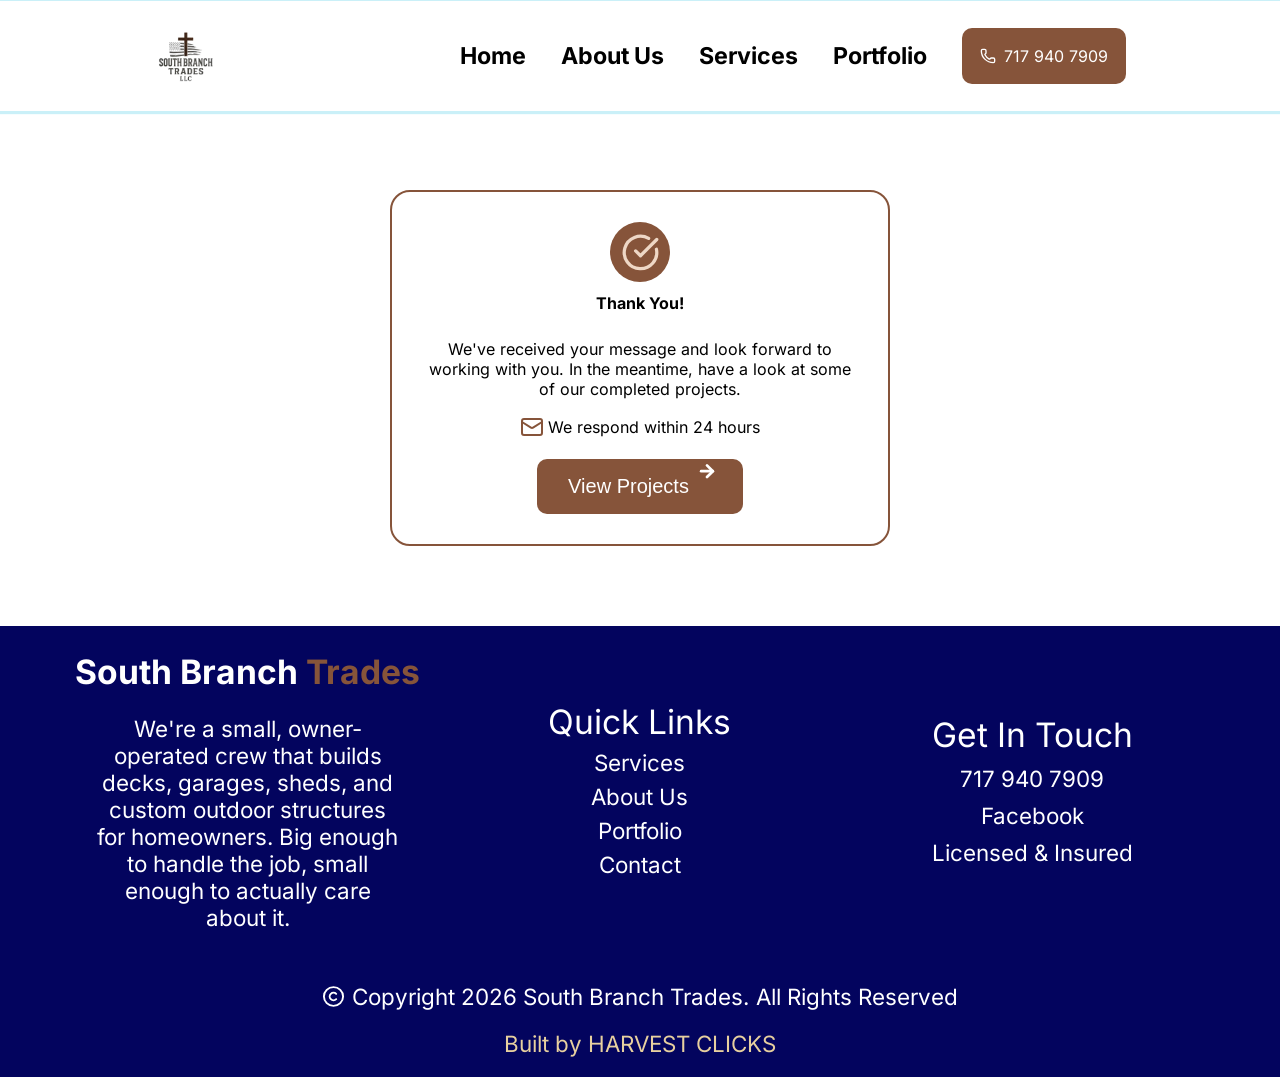
<file: thank-you.html>
<!DOCTYPE html>
<html lang="en">
<head>
    <title>Thank You</title>
    <meta name="description" content="Thank you">
    <meta name="viewport" content="width=device-width, initial-scale=1.0">
    <meta charset="utf-8">
    <link rel="icon" type="image/svg" sizes="32x32" href="south-branch-favicon.svg">
    <link rel="icon" type="image/svg" sizes="180x180" href="south-branch-180favicon.svg">
    <link rel="preload" href="/inter-v20-latin-700.woff2" as="font" type="font/woff2" crossorigin>
    <link rel="preload" href="/inter-v20-latin-regular.woff2" as="font" type="font/woff2" crossorigin>
    <link rel="preload" href="/plus-jakarta-sans-v12-latin-700.woff2" as="font" type="font/woff2" crossorigin>
    <link rel="stylesheet" type="text/css" href="critical-home.css">
    <link rel="preload" href="style.css" as="style" 
      onload="this.onload=null;this.rel='stylesheet'">
    <noscript>
        <link rel="stylesheet" href="/css/local.css">
    </noscript>
    
</head>
<body>
<header id="header"></header>


<div id="thank-you">
    <picture>
    <img src="circle-check-big.svg" class="thanks-checkmark" width="40px" decoding="async" alt="checkmark with circle around it">
    </picture>
    <h1>Thank You!</h1>
    <p>We've received your message and look forward to working with you. In the meantime, have a look at some of our completed projects.</p>
    <div class="mail-response"><img src="mail-icon.svg" width="30" height="30" decoding="async" alt=""><span>We respond within 24 hours</span></div>

    <button>
        <a href="portfolio.html" role="button">View Projects</a>
        <img src="btn-arrow.svg" width="40" height="40" decoding="async" loading="lazy" alt="">
    </button>
</div>


<footer id="footer"></footer>

<script type="module" src="script.js"></script>


</body>
</html>
</file>
<file: critical-home.css>
a,h1,h2,h3,p{color:var(--font)}@font-face{font-display:optional;font-family:Inter;font-style:normal;font-weight:400;src:url(inter-v20-latin-regular.woff2) format("woff2")}@font-face{font-display:optional;font-family:Inter;font-style:normal;font-weight:700;src:url(inter-v20-latin-700.woff2) format("woff2")}@font-face{font-display:optional;font-family:Inter;font-style:normal;font-weight:400;src:url(plus-jakarta-sans-v12-latin-regular.woff2) format("woff2");unicode-range:U+0041}@font-face{font-display:optional;font-family:Inter;font-style:normal;font-weight:700;src:url(plus-jakarta-sans-v12-latin-700.woff2) format("woff2");unicode-range:U+0041}:root{--primary:#86543a;--primaryLight:#eed7c5;--secondary:#03045e;--third:#caf0f8;--grayBackgrd:#f9fafb;--font:#000;--h1:calc(2rem + 2vw);--h2:calc(1.3rem + 1vw);--h3:calc(1rem + 0.6vw);--p:calc(1rem + 0.5vw);--m-h1:1.75rem;--m-h2:1.5rem;--m-btn:1.25rem;--border:20px;--max:1500px;--portfolioHeight:500px}*{box-sizing:border-box}body{font-family:Inter;font-size:16px;margin:0 auto;padding:0;max-width:100vw;position:relative}li{list-style:none}a{border:none;text-decoration:none}h1{font-size:var(--h1)}h2{font-size:var(--h2)}h3{font-size:var(--h3)}p{font-size:var(--p)}button{display:flex;border-radius:10px;background-color:var(--primary);width:auto;height:auto;color:#fff;font-size:1.5rem;text-align:center;border:none;cursor:pointer}button a{padding:15px 25px}button img{margin-left:-17px;margin-right:20px}@media only screen and (min-width:0rem){#about-hero .hero-buttons button a,button a{font-size:var(--m-btn);color:#fff}#about-hero .hero-buttons button img,button img{width:var(--m-btn);height:auto}#header{position:sticky;top:1px;left:0;z-index:1000}.navigation{display:flex;flex-direction:row;align-items:center;justify-content:space-around;padding:10px 0;box-shadow:0 0 1px 3px var(--third);background-color:#fff;max-width:1500px;margin:0 auto}#about-hero,#hero,.services-hero{position:relative}.navigation .logo{width:90px;height:90px;aspect-ratio:90/90}.navigation .logo img{width:100%;height:auto;border-radius:15px}.navigation .mobile-box{width:60px;height:60px;cursor:pointer;position:relative;display:flex;flex-direction:column;justify-content:center;align-items:center;gap:6px}.navigation .mobile-box .line{background-color:#545454;width:70%;height:6px;border-radius:5px}.mobile-menu-open .mobile-box .line1{position:absolute;top:45.5%;transform:rotate(50deg);transition:transform 0.6s}#menu,.mobile-menu-open .mobile-box .line2{display:none}.mobile-menu-open .mobile-box .line3{position:absolute;top:45.5%;transform:rotate(-50deg);transition:transform 0.6s}.mobile-menu-open #menu{display:inherit;position:absolute;top:90px}.mobile-menu-open .nav-menu{width:95vw;padding:35px 0 30px;display:flex;flex-direction:column;row-gap:20px;align-items:center;background-color:var(--primaryLight);border-radius:20px;font-size:2rem;font-weight:700;margin:0}.mobile-menu-open .nav-menu li:nth-last-child(2){margin-bottom:35px}.nav-menu .menu-cta{border-radius:10px;display:flex;align-items:center;justify-content:center;column-gap:8px;background-color:var(--primary);padding:18px}.nav-menu .menu-cta img{width:1.4rem;height:auto}.nav-menu .menu-cta a{color:#fff;font-size:1.3rem;font-weight:100}#hero{padding-bottom:5px;background-color:var(--grayBackgrd)}#hero picture{width:calc(100vw - 10px);max-width:1490px;display:block;margin:5px auto}#hero img{width:100%;height:auto;aspect-ratio:1490/1118;border-radius:5px}#hero .hero-content{width:90vw;border:1px solid var(--secondary);border-radius:20px;margin:0 auto;padding:20px}#hero .hero-content h1{margin-top:0;font-size:var(--m-h1);text-align:center}#hero .hero-buttons{display:flex;flex-flow:row wrap;align-items:center;row-gap:20px;column-gap:20px;justify-content:center;margin-top:15px}#hero .hero-buttons img{width:var(--m-btn)}#hero .hero-buttons .hero-portfolio-btn{background-color:#fff;border:1px solid var(--secondary)}#hero .hero-buttons .hero-portfolio-btn a{color:var(--secondary)}#about-hero{display:flex;flex-flow:row wrap;justify-content:center}#about-hero>picture{width:100%}#about-hero picture img{width:100%;height:auto;object-fit:cover}#about-hero .hero-content{display:flex;flex-direction:column;align-items:center;justify-content:center;padding:30px 5vw;row-gap:25px}#about-hero .hero-content h1{font-size:var(--m-h1);text-align:center;margin:0}#about-hero .hero-content p{margin:0;text-align:left;width:100%}#about-hero .hero-content picture{width:100%;display:block}#about-hero .hero-content picture img{width:100%;height:auto;border-radius:var(--border);display:block}#about-hero .hero-content picture:nth-of-type(2){width:75vw;margin:0 auto}#about-hero .hero-buttons{display:flex;justify-content:center;padding:0 0 40px}#about-hero .hero-buttons button{display:flex;align-items:center;column-gap:8px}.serv-port-buttons{display:flex;flex-flow:column nowrap;align-items:center;margin:30px auto 40px}.serv-port-buttons h1{text-align:center;font-size:var(--m-h1);margin-bottom:30px}.serv-port-buttons p{text-align:center}.serv-port-buttons .select-a-service-buttons{display:flex;flex-flow:row nowrap;justify-content:center;column-gap:15px}.serv-port-buttons .select-a-service-buttons button a{padding:7px 15px;font-size:1.3rem}.port-additions .port-decks-btn,.port-additions-btn,.port-garages .port-decks-btn,.port-garages-btn,.port-misc .port-decks-btn,.port-misc-btn,.select-a-service-buttons #additions-btn,.select-a-service-buttons #garages-btn,.show-additions .select-a-service-buttons #decks-btn,.show-garages .select-a-service-buttons #decks-btn{background-color:#fff;border:1px solid var(--primary)}.port-additions .port-decks-btn a,.port-additions-btn a,.port-garages .port-decks-btn a,.port-garages-btn a,.port-misc .port-decks-btn a,.port-misc-btn a,.select-a-service-buttons #additions-btn a,.select-a-service-buttons #garages-btn a,.show-additions .select-a-service-buttons #decks-btn a,.show-garages .select-a-service-buttons #decks-btn a{color:var(--primary)}.port-additions .port-additions-btn,.port-garages .port-garages-btn,.port-misc .port-misc-btn,.show-additions .select-a-service-buttons #additions-btn,.show-garages .select-a-service-buttons #garages-btn{background-color:var(--primary);border:none}.port-additions .port-additions-btn a,.port-garages .port-garages-btn a,.port-misc .port-misc-btn a,.show-additions .select-a-service-buttons #additions-btn a,.show-garages .select-a-service-buttons #garages-btn a{color:#fff}.services-hero .hero-pic{display:block;width:100vw;aspect-ratio:1500/1125;max-width:1500px}.contact-hero-icon-cluster picture img,.services-hero .hero-pic img{width:100%;height:auto}.services-hero .icon-pic{display:flex;align-items:center;justify-content:center;width:50px;height:50px;border-radius:10px;background-color:var(--primary);position:absolute;top:30px;left:30px}.services-hero .icon-pic img{width:62%;height:auto}#portfolio-buttons .select-a-service-buttons{column-gap:8px}#portfolio-buttons .select-a-service-buttons button a{padding:7px;font-size:1rem}#portfolio-buttons{display:flex;flex-flow:row wrap;justify-content:center;row-gap:20px;padding:0 30px;margin:30px auto 0}#portfolio-buttons h1{margin:0}#portfolio-buttons p{margin:0;width:60vw}.port-sections{display:flex;flex-flow:row wrap;justify-content:center;margin-top:20px}.port-sections p:nth-child(2){width:90vw;text-align:center;margin-bottom:35px}#contact-hero{margin:0 auto 30px;display:flex;flex-direction:column;align-items:center;row-gap:25px}#contact-hero .header-cont{padding:30px 7vw 0;text-align:center}#contact-hero .header-cont h1{font-size:var(--m-h1);margin:0 0 10px}#contact-hero .header-cont p{margin:0;width:85vw}#contact-hero>img{width:95vw;height:auto;display:block;object-position:30px}.contact-hero-content{width:85vw;border-radius:15px;background-color:var(--primary);display:flex;flex-direction:column;align-items:center;row-gap:20px;padding:20px 0;color:#fff}.contact-hero-content h2{color:#fff;font-size:var(--m-h2);margin:0}.contact-hero-icon-cluster{width:85%;display:flex;flex-flow:row wrap;align-items:center;column-gap:15px}.contact-hero-icon-cluster:nth-of-type(2) a{font-size:.83rem}.contact-hero-icon-cluster picture{width:50px;height:50px;display:flex;justify-content:center;align-items:center;background-color:rgb(225 225 225 / .2);border-radius:10px;padding:10px;flex-shrink:0}.contact-hero-icon-cluster strong{color:#fff;font-size:var(--p);width:calc(100% - 65px)}.contact-hero-icon-cluster a,.contact-hero-icon-cluster span{color:rgb(255 255 255 / .85);font-size:var(--p);margin-left:65px}.business-hours{border-top:1px solid rgb(255 255 255 / .3);padding:15px 15px 0;display:flex;flex-direction:column;row-gap:10px}.business-hours h3{color:#fff;margin:0 0 5px}.hours-of-operation{display:flex;justify-content:space-between;align-items:center;column-gap:10px}.hours-of-operation span{color:rgb(255 255 255 / .85);font-size:var(--p)}}@media only screen and (min-width:400px){#portfolio-buttons .select-a-service-buttons{column-gap:15px}}@media only screen and (min-width:460px){#portfolio-buttons .select-a-service-buttons button a{padding:7px 14px}}@media only screen and (min-width:48.3rem){#hero .hero-content{position:absolute;top:220px;left:7vw;background-color:rgb(2 5 43 / .45);width:55vw;border:none}@media only screen and (min-width:850px){#hero .hero-content{top:250px}}#hero .hero-content h1{color:#fff;text-align:left}#hero .hero-content p{color:#fff}#hero .hero-buttons{justify-content:flex-start}#hero .hero-buttons button a{font-size:1rem}#portfolio-buttons .select-a-service-buttons button a,.serv-port-buttons .select-a-service-buttons button a{font-size:1.5rem;padding:15px 25px}#about-hero picture:first-child img{height:auto}#about-hero .hero-content{display:inline;padding:40px}#about-hero .hero-content h1{font-size:var(--h1);width:100%}#about-hero .hero-content p{margin:30px 0}#about-hero .hero-content picture:first-of-type{width:35vw;float:left;margin:30px 30px 30px 0}#about-hero .hero-content picture:first-of-type img{width:100%}.serv-port-buttons h1{width:60vw}.serv-port-buttons .select-a-service-buttons{column-gap:30px}#portfolio-buttons .select-a-service-buttons{column-gap:30px;margin:35px 0 0 35px}#contact-hero{flex-flow:row wrap;justify-content:center;column-gap:4vw;padding:30px 5vw 0;row-gap:30px}#contact-hero .header-cont{flex:0 0 100%;padding:10px 7vw 0}#contact-hero .header-cont h1{font-size:var(--h1)}#contact-hero>img{width:45vw;max-width:600px}.contact-hero-content{width:clamp(280px, 42%, 520px)}}@media only screen and (min-width:1200px){.contact-hero-icon-cluster:nth-of-type(2) a{font-size:var(--p)}}@media only screen and (min-width:64rem){.navigation{justify-content:space-between}.navigation .logo{margin-left:100px}.navigation .mobile-box{display:none}#menu{display:inherit;margin-right:70px}.navigation .nav-menu{display:flex;align-items:center;column-gap:25px;margin:0;padding:0;font-size:1.45rem;font-weight:700}.nav-menu .menu-cta img{width:1rem}.nav-menu .menu-cta a{font-size:1rem}#hero .hero-content{top:clamp(380px, 38vw, 580px)}@media only screen and (min-width:1115px){#hero .hero-content{width:45vw;max-width:675px}}@media only screen and (min-width:1075px){.navigation .logo{margin-left:clamp(115px, 11%, 200px)}#menu{margin-right:clamp(100px, 12%, 185px)}.navigation .nav-menu{column-gap:35px}}#about-hero .hero-content{max-width:var(--max);margin:0 auto;display:flex;flex-flow:row wrap}#about-hero .hero-content h1{order:-2}#about-hero .hero-content p{order:-1}#about-hero .hero-content picture:first-of-type{width:47%}#about-hero .hero-content picture:nth-of-type(2){width:40%}#contact-hero>img{max-width:550px}.contact-hero-content{max-width:500px}}
</file>
<file: style.css>
/* inter-400 - latin */
@font-face {
  font-display: optional; /* Check https://developer.mozilla.org/en-US/docs/Web/CSS/@font-face/font-display for other options. */
  font-family: 'Inter';
  font-style: normal;
  font-weight: 400;
  src: url('inter-v20-latin-regular.woff2') format('woff2'); /* Chrome 36+, Opera 23+, Firefox 39+, Safari 12+, iOS 10+ */
}
/* inter-700 - latin */
@font-face {
  font-display: optional; /* Check https://developer.mozilla.org/en-US/docs/Web/CSS/@font-face/font-display for other options. */
  font-family: 'Inter';
  font-style: normal;
  font-weight: 700;
  src: url('inter-v20-latin-700.woff2') format('woff2'); /* Chrome 36+, Opera 23+, Firefox 39+, Safari 12+, iOS 10+ */
}
/* plus-jakarta-sans-400 - latin */
@font-face {
  font-display: optional; /* Check https://developer.mozilla.org/en-US/docs/Web/CSS/@font-face/font-display for other options. */
  font-family: 'Inter';
  font-style: normal;
  font-weight: 400;
  src: url('plus-jakarta-sans-v12-latin-regular.woff2') format('woff2');
  unicode-range: U+0041;
}
/* plus-jakarta-sans-700 - latin */
@font-face {
  font-display: optional; /* Check https://developer.mozilla.org/en-US/docs/Web/CSS/@font-face/font-display for other options. */
  font-family: 'Inter';
  font-style: normal;
  font-weight: 700;
  src: url('plus-jakarta-sans-v12-latin-700.woff2') format('woff2');
  unicode-range: U+0041;
}

:root {
    --primary: #86543A;
    --primaryLight: #EED7C5;
    --secondary: #03045E;
    --third: #CAF0F8;
    --grayBackgrd: #F9FAFB;
    --font: #000;
    --h1: calc(2rem + 2vw);
    --h2: calc(1.3rem + 1vw);
    --h3: calc(1rem + 0.6vw);
    --p: calc(1rem + 0.5vw);
    --p2: calc(1rem + 0.2vw);
    --m-h1: 1.75rem;
    --m-h2: 1.5rem;
    --m-btn: 1.25rem;
    --border: 20px;
    --max: 1500px;
    --portfolioHeight: 500px;
}
/** {border: solid red 1px !important;}*/

* {box-sizing: border-box;}

body {
    font-family: Inter;
    font-size: 16px;
    margin: 0 auto;
    padding: 0;
    max-width: 100vw;
    position: relative;

}

li {
	list-style: none;
}
a {
    border: none;
	text-decoration: none;
    color: var(--font);
}
h1, p, h2, h3 {
    color: var(--font);
}
h1 {
    font-size: var(--h1);
}
h2 {
    font-size: var(--h2);
}
h3 {
    font-size: var(--h3);
}
p {
    font-size: var(--p);
}
strong {
    font-size: var(--p);
}
button {
    display: flex;
    border-radius: 10px;
    background-color: var(--primary);
    width: auto;
    height: auto;
    color: #fff;
    font-size: 1.5rem;
    text-align: center;
    border: none;
    cursor: pointer;
}
button a {
    padding: 15px 25px;
}
button img {
    margin-left: -17px;
    margin-right: 20px;
}
section {
    max-width: 1500px;
    margin: 0 auto;
}


 /*     ---------------------------------------
        ----------MOBILE iPhone/ONLY-----------
        ---------------------------------------  */
@media only screen and (min-width: 0rem) {
button a {
    font-size: var(--m-btn);
    color: #fff;
}
button img {
    width: var(--m-btn);
    height: auto;
}
.header-cont {
    display: flex;
    flex-flow: row wrap;
    justify-content: center;
    padding: 0 7vw;
}
.header-cont p {
    margin: 0;
    text-align: center;
    width: 85%;
}

#services {
    margin: 0 auto;
    padding: 20px 0;
    background-color: var(--grayBackgrd);
}
#services .service-cards {
    display: flex;
    flex-flow: row wrap;
    row-gap: 7vw;
    column-gap: 5vw;
    margin: 30px 0;
    padding: 0 5vw;
}
#services .service-card {
    width: 90vw;
    display: flex;
    flex-direction: column;
    align-items: flex-start;
    row-gap: 15px;
    background-color: #fff;
    box-shadow: 0 10px 15px -1px rgba(0, 0, 0, 0.1);
    border-radius: 20px;
}
#services .service-card p, #services .service-card h3 {
    margin: 0;
    padding: 0 20px;
}
#services .service-card div {
    position: relative;
}
#services .service-card div .cards-hero {
    display: block;
    width: 100%;
}
#services .service-card div .cards-hero img {
    width: 100%;
    height: auto;
    border-radius: 20px 20px 0 0;
}
#services .service-card div .cards-icon {
    position: absolute;
    top: 5vw;
    left: 5vw;
    background-color: var(--primary);
    width: 50px;
    height: 50px;
    padding: 12px;
    border-radius: 10px;
}
#services .cards-list {
    padding: 0 0 20px 20px;
}
#services .cards-list li {
    display: flex;
    align-items: center;
    column-gap: 10px;
    padding: 2px 0;
}
#services .cards-list li span {
    width: 7px;
    height: 7px;
    border-radius: 50%;
    flex-shrink: 0;
    background-color: var(--primary);
}
#services button {
    margin: 0 auto;
}
#about .icons-cont {
    width: 90%;
    margin: 30px auto;
    display: flex;
    flex-direction: column;
    row-gap: 7vw;
}
#about .icons-w-content {
    display: flex;
    flex-flow: row wrap;
    column-gap: 15px;
    align-items: flex-start;
}
#about .icons-w-content picture {
    width: 50px;
    height: 50px;
    display: flex;
    justify-content: center;
    align-items: center;
    background-color: var(--primaryLight);
    border-radius: 10px;
}
#about .icons-w-content picture img {
    width: 52%;
    height: auto;
}
#about .icons-w-content div {
    width: calc(95% - 50px);
}
#about .icons-w-content strong {
    display: inline-block;
    margin-bottom: 7px;
}
#about .icons-w-content p {
    margin: 0;
}
#about .image-block-cont {
    display: flex;
    flex-direction: column;
    align-items: center;
    row-gap: 5vw;
    margin: 0 auto;
    width: 90vw;
}
#about .about-icon-block {
    width: 100%;
    height: 135px;
    border-radius: 10px;
    display: flex;
    flex-direction: column;
    background-color: var(--primary);
    padding: 15px 0 0 15px;
    color: #fff;
}
#about .about-image-block {
    width: 100%;
    height: 175px;
    overflow: hidden;
    border-radius: 10px;
}
#about .image-block-cont .pic2 {
    order: 2;
}
#about .about-image-block img {
    width: 100%;
    height: auto;
    border-radius: 10px;
}
#about .image-block-cont .pic2 img {
    object-position: 0 -60px;
}
#about .image-block-cont .blue-block {
    background-color: var(--secondary);
    order: 1;
}
#home-services-cta {
    margin: 30px auto 0 auto;
    padding: 10px 0 50px 0;
    width: 100vw;
    max-width: 1500px;
    background-color: var(--primary);
    display: flex;
    flex-direction: column;
    align-items: center;
    justify-content: center;
    row-gap: 30px;
}
#home-services-cta h2 {
    color: #fff;
    font-size: var(--m-h2);
    margin-bottom: 0;
}
#home-services-cta p {
    color: #fff;
    width: 80%;
    margin: 0;
    text-align: center;
}
#home-services-cta button {
    background-color: #fff;
}
#home-services-cta button a {
    color: var(--primary);
}
#process {
    margin: 0 auto;
    width: 100vw;
    padding: 30px 0;
    display: flex;
    flex-direction: column;
    row-gap: 30px;
    align-items: center;
    background-color: var(--grayBackgrd);
}
#process .process-block {
    box-shadow: 0 0 15px 10px rgba(0, 0, 0, 0.1);
    width: 87%;
    border-radius: 10px;
    padding: 20px;
}
#process .process-icon-block {
    width: 100px;
    display: flex;
    column-gap: 10px;
    align-items: flex-start;
}
#process .process-icon-block picture {
    width: 50px;
    height: 50px;
    display: flex;
    justify-content: center;
    align-items: center;
    background-color: var(--primary);
    border-radius: 10px;
}
#process .process-icon-block strong {
    font-size: 2rem;
    color: var(--primaryLight);
}
#process .process-icon-block picture img {
    width: 52%;
    height: auto;
}
#location {
    margin: 0 auto 30px auto;
}
#location .location-content {
    width: 85vw;
    border-radius: 15px;
    background-color: var(--primary);
    display: flex;
    flex-direction: column;
    row-gap: 25px;
    margin: 30px auto;
    padding: 20px;
    color: #fff;
}
#location .location-header-w-icon {
    display: flex;
    flex-flow: row wrap;
    align-self: center;
    align-items: center;
    column-gap: 15px;
}
#location .location-content h3, #location .location-content p {
    color: #fff;
}
#location .location-header-w-icon picture {
    width: 50px;
    height: 50px;
    display: flex;
    justify-content: center;
    align-items: center;
    background-color: rgba(225, 225, 225, 0.2);
    border-radius: 10px;
}
#location .location-header-w-icon img {
    width: 52%;
    height: auto;
}
#location .location-content-w-icon {
    display: flex;
    flex-flow: row wrap;
    column-gap: 12px;
    align-items: center;
}
#location .location-content-w-icon picture {
    width: 15px;
    height: 15px;
}
#location .location-content-w-icon img {
    width: 100%;
    height: auto;
}
#location .location-content-w-icon p {
    margin: 0 0 0 27px;
}
#location .location-image {
    display: flex;
    flex-direction: column;
    align-items: center;
}
#location .location-image strong {
    margin-bottom: -20px;
}
#location .location-image img {
    width: 95vw;
    height: auto;
    margin: 0 0 30px 0;
    object-position: 30px;
}
#location button {
    margin: 0 auto;
}
#home-gallery {
    margin: 0 auto;
    display: flex;
    flex-flow: row wrap;
    row-gap: 45px;
    width: 90vw;
    justify-content: center;
    align-items: center;
    column-gap: 30px;
}
#home-gallery .home-gallery-card {
    display: flex;
    flex-direction: column;
    align-items: center;
    row-gap: 15px;
}
.home-gallery-card h3, .home-gallery-card p {
    margin: 0;
    text-align: center;
}
#home-gallery .home-gallery-card .before-after-pics {
    width: 100%;
    display: flex;
    justify-content: center;
}
#home-gallery .before-after-pics img {
    width: 48%;
    height: auto;
}
#home-gallery .before-after-pics .img1 {
    border-radius: 15px 0 0 15px;
}
#home-gallery .before-after-pics .img2 {
    border-radius: 0 15px 15px 0;
}
#home-gallery .home-gallery-card button {
    margin-top: 25px;
}
#reviews {
    display: flex;
    flex-flow: row wrap;
    align-items: center;
    justify-content: center;
    row-gap: 30px;
    column-gap: 30px;
    margin: 0 auto 50px auto;
}
#reviews h2 {
    width: 90vw;
    text-align: center;
    padding: 30px 0;
}
#reviews .review-card {
    width: 75vw;
    display: flex;
    flex-direction: column;
    align-items: center;
    row-gap: 30px;
    background-color: var(--secondary);
    padding: 30px 15px;
    border-radius: 20px;
}
#reviews img {
    width: 29px;
    height: 29px;
}
#reviews .stars-cont {
    display: flex;
    justify-content: center;
    column-gap: 5px;
}
#reviews .stars-cont img {
    width: 17px;
    height: 17px;
}
#reviews .review-card p, #reviews .review-card strong {
    color: #fff;
    text-align: center;
    margin: 0;
}
#faqs {
    display: flex;
    flex-flow: column nowrap;
    align-items: center;
    width: 90%;
    background-color: #e9e9e9;
    padding: 30px 20px;
    margin: 30px auto;
    row-gap: 27px;
    border-radius: 15px;
}
#faqs h2 {
    text-align: center;
    margin: 0;
}
#faqs .question-cont {
    width: 93%;
    background-color: #fff;
    padding: 10px;
    border-radius: 15px;
    cursor: pointer;
}
#faqs .question {
    display: flex;
    justify-content: space-between;
    align-items: center;
}
#faqs img {
    transition: ease 0.5s;
}
#faqs .move-chevron img {
    transform: rotate(180deg);
    transition: ease 0.5s;
}
#faqs .answer {
    display: none;
}
#faqs .show-answer {
    display: inherit;
    border-top: 1.5px solid #000;
    margin-top: 12px;
    padding-top: 10px;
}
#faqs button {
    align-items: center;
}
#faqs button > img {
    margin: 0 -10px 0 15px;
}



footer {
    width: 100vw;
    max-width: var(--max);
    margin: 0 auto;
    background-color: var(--secondary);
    color: #fff;
    display: flex;
    flex-direction: column;
    justify-content: center;
    row-gap: 30px;
}
footer .footer-company {
    width: 90%;
    display: flex;
    flex-flow: row wrap;
    justify-content: center;
    padding: 25px 0 0 0;
    margin: 0 auto;
}
footer .footer-company strong {
    text-align: center;
}
footer .footer-company strong a {
    color: #fff;
    font-size: var(--h2);
}
footer .footer-company strong a span {
    color: var(--primary);
}
footer .footer-company p {
    color: #fff;
    width: 85%;
    font-size: var(--p);
    text-align: center;
}
footer .footer-links {
    width: 90%;
    margin: 0 auto;
    display: flex;
    flex-direction: column;
    align-items: center;
    row-gap: 7px;
    padding: 0;
}
footer .footer-links li:nth-child(1) {
    font-size: var(--h2);
}
footer .footer-links li a {
    color: #fff;
    font-size: var(--p);
}
footer .footer-contact {
    width: 90%;
    margin: 0 auto;
    display: flex;
    flex-direction: column;
    align-items: center;
    row-gap: 10px;
    padding: 0;
}
footer .footer-contact li:nth-child(1) {
    font-size: var(--h2);
}
footer .footer-contact li a, footer .footer-contact li {
    color: #fff;
    font-size: var(--p);
}
footer .copyright-hc-branding {
    width: 95%;
    margin: 0 auto;
    display: flex;
    flex-direction: column;
    align-items: center;
}
footer .copyright-cont {
    display: flex;
    flex-flow: row wrap;
    justify-content: center;
    column-gap: 7px;
}
footer .copyright-cont img {
    width: var(--p);
    height: auto;
}
footer .copyright-cont span {
    font-size: var(--p);
}
footer .harvest-clicks {
    width: 95%;
    margin: 20px auto;
    display: flex;
    justify-content: center;
}
footer .harvest-clicks span a {
    font-size: var(--p);
    color: #E7D09F;
}


/*     ---------------------------------------
       -------Interior pages iPhone/ONLY------
       --------------------------------------- */



}

 /*     ---------------------------------------
        --------MOBILE iPAD/only (772px)-------
        ---------------------------------------  */
@media only screen and (min-width: 48.3rem) {
#services .service-cards {
    column-gap: 30px;
    justify-content: center;
}
#services .service-card {
    width: 27vw;
    max-width: 405px;
}
#services .cards-list li {
    font-size: var(--p2);
}
#services .service-card div .cards-icon {
    top: 20px;
    left: 20px;
}
#about .icons-cont {
    flex-flow: row wrap;
    justify-content: space-between;
    margin: 55px auto;
}
#about .icons-w-content {
    width: 40%;
}
#about .icons-w-content strong {
    font-size: var(--p2);
}
#about .image-block-cont {
    flex-flow: row wrap;
    justify-content: center;
    align-items: flex-start;
    row-gap: 30px;
    column-gap: 30px;
    margin: 55px auto;
}
#about .about-icon-block {
    width: 38%;
    font-size: var(--h3);
    align-self: center;
}
#about .about-image-block {
    width: 53%;
}
#about .image-block-cont .pic2 {
    order: 0;
}
#about .image-block-cont .blue-block {
    order: 0;
}
#process {
    flex-flow: row wrap;
    column-gap: 50px;
    justify-content: center;
    padding-bottom: 55px;
}
#process .header-cont {
    margin-bottom: 35px;
}
#process .process-block {
    width: 40%;
}
#location {
    display: flex;
    flex-flow: row wrap;
    justify-content: center;
    align-items: center;
    column-gap: 50px;
}
#location .location-content {
    width: clamp(300px, 45%, 550px);
    max-width: 550px;
}
#location .location-image img {
    width: 45vw;
    max-width: 675px;
}
#location button {
    margin-top: 50px;
}
#home-gallery .home-gallery-card {
    width: 40%;
}
#reviews .review-card {
    width: 30%;
}




}

 /*     ---------------------------------------
        -----------DESKTOP/LAPTOP--------------
        ---------------------------------------  */
@media only screen and (min-width: 64rem) {   
#about .about-icon-block {
    height: 205px;
    max-width: 375px;
}
#about .about-image-block {
    height: 275px;
    max-width: 575px;
}
#about .image-block-cont .pic2 img {
    object-position: 0 -90px;
}
#reviews .review-card {
    width: 28%;
}
footer {
    flex-flow: row wrap;
    justify-content: center;
    align-items: center;
    column-gap: 30px;
}
footer .footer-company, footer .footer-contact,
footer .footer-links {
    width: calc(33% - 60px);
    margin: 0;
}


}



/*     ---------------------------------------
       ---------Home Page desktop/ONLY--------
       --------------------------------------- */
@media only screen and (min-width: 1150px) {
#about .image-block-cont {
    column-gap: 55px;
    max-width: 1500px;
}


}
/* ================================================
   ------------------ABOUT PAGE -------------------
   ================================================ */


/* -----------------------------------------------
   MOBILE (min-width: 0rem) — base styles
   ----------------------------------------------- */
@media only screen and (min-width: 0rem) {

/* ---------- #about-mission ---------- */
#about-mission {
    margin: 0 auto;
    padding: 30px 5vw 40px 5vw;
    background-color: var(--grayBackgrd);
    display: flex;
    flex-flow: row wrap;
    justify-content: center;
    gap: 5vw;
}
#about-mission .header-cont {
    flex: 0 0 100%;
    display: flex;
    flex-flow: row wrap;
    justify-content: center;
    text-align: center;
}
#about-mission .header-cont h2 {
    width: 100%;
    margin-bottom: 8px;
}
#about-mission .header-cont p {
    margin: 0;
    width: 85vw;
}
#about-mission .about-mission-card {
    width: 100%;
    display: flex;
    flex-direction: column;
    align-items: flex-start;
    row-gap: 10px;
    background-color: #fff;
    box-shadow: 0 10px 15px -1px rgba(0, 0, 0, 0.1);
    border-radius: 20px;
    padding: 25px 20px;
}
#about-mission .about-mission-card picture {
    width: 55px;
    height: 55px;
    display: flex;
    justify-content: center;
    align-items: center;
    background-color: var(--primaryLight);
    border-radius: 10px;
    padding: 10px;
}
#about-mission .about-mission-card picture img {
    width: 100%;
    height: auto;
}
#about-mission .about-mission-card h3,
#about-mission .about-mission-card p {
    margin: 0;
}

/* ---------- #about-process ---------- */
#about-process {
    margin: 0 auto;
    width: 100vw;
    padding: 30px 0 50px 0;
    display: flex;
    flex-direction: column;
    row-gap: 25px;
    align-items: center;
}
#about-process .header-cont {
    display: flex;
    flex-flow: row wrap;
    justify-content: center;
    padding: 0 7vw;
    text-align: center;
    width: 100%;
}
#about-process .header-cont h2 {
    width: 100%;
    margin-bottom: 8px;
}
#about-process .header-cont p {
    margin: 0;
    width: 85vw;
}
#about-process .about-process-card {
    box-shadow: 0 0 15px 10px rgba(0, 0, 0, 0.1);
    width: 87%;
    border-radius: 10px;
    padding: 20px;
    display: flex;
    flex-direction: column;
    row-gap: 8px;
}
#about-process .about-process-card strong {
    font-size: 2rem;
    color: var(--primaryLight);
}
#about-process .about-process-card h3,
#about-process .about-process-card p {
    margin: 0;
}
#about-process button {
    margin: 10px auto 0 auto;
    align-items: center;
}
#about-process button a {
    font-size: var(--m-btn);
    color: #fff;
}
#about-process button img {
    width: var(--m-btn);
    height: auto;
}


/* ---------- #about-location ---------- */
#about-location {
    margin: 30px auto;
    padding: 0 5vw;
    display: flex;
    flex-direction: column;
    align-items: center;
    row-gap: 25px;
}
#about-location h2 {
    text-align: center;
    margin: 10px 0 0 0;
}
#about-location picture:nth-child(2) {
    width: 95vw;
    max-width: 1420px;
}
#about-location picture:nth-child(2) img {
    width: 100%;
    height: auto;
    object-position: 35px;
    overflow: hidden;
}
.about-location-towns {
    width: 90%;
    border-radius: 15px;
    background-color: #fff;
    display: flex;
    flex-direction: column;
    row-gap: 20px;
    padding: 20px;
    color: #000;
    box-shadow: 0 0 15px 10px rgba(0, 0, 0, 0.1);
}
.about-location-header-icon {
    display: flex;
    flex-flow: row wrap;
    align-items: center;
    row-gap: 15px;
    column-gap: 20px;
}
.about-location-header-icon picture {
    width: 50px;
    height: 50px;
    display: flex;
    justify-content: center;
    align-items: center;
    background-color: var(--primary);
    border-radius: 10px;
    padding: 10px;
}
.about-location-header-icon picture img {
    width: 100%;
    height: auto;
}
.about-location-header-icon div h3,
.about-location-header-icon div p {
    color: #000;
    margin: 0;
}
.about-locations-towns-list {
    display: flex;
    flex-flow: row wrap;
    gap: 10px 5vw;
}
.about-locations-towns-list span {
    display: flex;
    align-items: center;
    column-gap: 8px;
    color: #000;
    font-size: var(--p);
    width: 100%;
}
.about-locations-towns-list span img {
    width: 20px;
    height: auto;
    flex-shrink: 0;
}
.about-location-note {
    width: 99%;
    background-color: var(--primaryLight);
    border-radius: 10px;
    padding: 15px 20px;
    margin: 0 auto;
}
.about-location-note span {
    font-size: calc(var(--p) - 0.6vw);
}


/* ---------- #about-trust-us ---------- */
#about-trust-us {
    margin: 0 auto;
    padding: 30px 0 50px 0;
    width: 100vw;
    background-color: var(--primary);
    display: flex;
    flex-direction: column;
    align-items: center;
    row-gap: 30px;
    color: #fff;
}
.trust-us-content {
    width: 87vw;
    display: flex;
    flex-direction: column;
    row-gap: 15px;
}
.trust-us-content h2,
.trust-us-content p {
    margin: 0;
    color: #fff;
}
.trust-us-content span {
    display: flex;
    align-items: center;
    column-gap: 12px;
    font-size: var(--p);
}
.trust-us-content span img {
    width: 24px;
    height: 24px;
    flex-shrink: 0;
}
.trust-us-pics {
    width: 87vw;
    display: flex;
    flex-direction: column;
    row-gap: 35px;
}
.trust-us-pics picture {
    width: 100%;
    overflow: hidden;
    border-radius: 10px;
}
.trust-us-pics picture img {
    width: 100%;
    height: auto;
    object-fit: cover;
    border-radius: 10px;
    display: block;
}


/* ---------- #about-cta ---------- */
#about-cta {
    margin: 30px auto 0 auto;
    padding: 0 0 50px 0;
    width: 100vw;
    display: flex;
    flex-direction: column;
    align-items: center;
    justify-content: center;
    row-gap: 20px;
}
#about-cta h2 {
    color: #000;
    font-size: var(--m-h2);
    margin: 20px 0 0 0;
    text-align: center;
    width: 85%;
}
#about-cta p {
    color: #000;
    width: 80%;
    margin: 0;
    text-align: center;
}
#about-cta div {
    display: flex;
    flex-flow: row wrap;
    justify-content: center;
    gap: 15px;
}
#about-cta button {
    background-color: var(--primary);
    align-items: center;
}
#about-cta button a {
    color: #fff;
    font-size: var(--m-btn);
}
#about-cta button:last-child {
    background-color: var(--secondary);
}
#about-cta button:last-child a {
    color: #fff;
}

} /* end mobile */


/* -----------------------------------------------
   TABLET (min-width: 48.3rem / ~772px)
   ----------------------------------------------- */
@media only screen and (min-width: 48.3rem) {


/* ---------- #about-mission ---------- */
#about-mission {
    padding: 40px 4vw 55px 4vw;
    gap: 3vw;
}
#about-mission .about-mission-card {
    width: 42%;
}


/* ---------- #about-process ---------- */
#about-process {
    flex-flow: row wrap;
    column-gap: 50px;
    justify-content: center;
    padding-bottom: 55px;
}
#about-process .header-cont {
    margin-bottom: 10px;
}
#about-process .about-process-card {
    width: 40%;
}
#about-process button {
    margin-top: 15px;
}


/* ---------- #about-location ---------- */
#about-location {
    flex-flow: row wrap;
    justify-content: center;
    align-items: flex-start;
    column-gap: 4vw;
    padding: 40px 5vw;
}
#about-location h2 {
    width: 100%;
    text-align: center;
}
/*#about-location picture {
    width: 85vw;
}*/
#about-location picture img {
    width: 100%;
}
.about-locations-towns-list {
    gap: 10px 0;
}
.about-locations-towns-list span {
    width: calc(50% - 10px);
}


/* ---------- #about-trust-us ---------- */
.trust-us-content {
    width: 75vw;
}
.trust-us-pics {
    flex-flow: row wrap;
    justify-content: center;
    column-gap: 40px;
    width: 87vw;
}
.trust-us-pics picture {
    width: calc(45% - 20px);
}
/*.trust-us-pics picture img {
    height: 240px;
}*/
.trust-us-pics picture:nth-child(2) {
    width: calc(55% - 20px);
}


/* ---------- #about-cta ---------- */
#about-cta h2 {
    font-size: var(--h2);
}

} /* end tablet */


/* -----------------------------------------------
   DESKTOP (min-width: 64rem / 1024px)
   ----------------------------------------------- */
@media only screen and (min-width: 64rem) {

/* ---------- #about-mission ---------- */
#about-mission {
    gap: 2vw;
    padding: 55px 3vw;
}
#about-mission .about-mission-card {
    width: calc(46% - 1vw);
    /*min-width: 220px;*/
}


/* ---------- #about-process ---------- */
#about-process .about-process-card {
    width: 37%;
    max-width: 600px;
}


/* ---------- #about-location ---------- */
.about-location-note {
    max-width: 897px;
}


/* ---------- #about-trust-us ---------- */
#about-trust-us {
    flex-flow: row wrap;
    justify-content: center;
    align-items: flex-start;
    column-gap: 60px;
    padding: 55px 5vw;
}
.trust-us-content {
    /*width: clamp(300px, 38%, 520px);*/
}
.trust-us-pics {
    /*flex-flow: column nowrap;
    width: clamp(300px, 48%, 650px);*/
    row-gap: 20px;
}
.trust-us-pics picture {
    
}
.trust-us-pics picture img {
    
}

} /* end desktop */

/* -----------------------------------------------
   -------------mobile (min-width: 0)
   ----------------------------------------------- */
@media only screen and (min-width: 0rem) {

/* ---------- #services-sections ---------- */
#garages {
    display: none;
}
#additions {
    display: none;
}
.show-garages #decks {
    display: none;
}
.show-additions #decks {
    display: none;
}
.show-garages #garages {
    display: inherit;
}
.show-additions #additions {
    display: inherit;
}

/* ---------- #services-hero content ---------- */
.services-content {
    display: flex;
    flex-flow: row wrap;
    justify-content: center;
    margin: 20px auto;
    padding: 0 5vw;
}
.services-content div ul li {
    display: flex;
    flex-flow: row wrap;
    align-items: center;
    row-gap: 5px;
    padding-left: 15px;
    margin-bottom: 15px;
}
.services-content div ul li span {
    width: 7px;
    height: 7px;
    border-radius: 50%;
    flex-shrink: 0;
    background-color: var(--primary);
    margin: 0 5px 0 -12px;
}
.services-content div ul li strong {
    width: 80%;
}
.services-gallery-cont strong {
    display: block;
    text-align: center;
    font-size: var(--m-h1);
    margin-bottom: 40px;
    width: 80vw;
}
.services-gallery-cont {
    display: flex;
    flex-flow: row wrap;
    justify-content: center;
    row-gap: 55px;
    margin: 0 auto;
}
.project {
    margin: 0 auto 50px auto;
    padding: 0 0 30px 0;
    border-radius: 20px;
    width: 90%;
    display: flex;
    row-gap: 25px;
    flex-direction: column;
    align-items: center;
    position: relative;
    box-shadow: 0 15px 15px -1px rgba(0, 0, 0, 0.1);
}
.project {
    width: 100%;
}
.project h3 {
    position: absolute;
    top: -40px;
    left: 0;
    width: 100%;
    text-align: center;
}
.project h3, .project p {
    margin: 0;
}
.project p {
    padding: 0 20px;
    text-align: center;
}
.project > img {
    width: 100%;
    height: 400px;
    object-fit: cover;
    border-radius: 20px 20px 0 0;
}
.project .close-x-box {
    width: 60px;
    height: 60px;
    cursor: pointer;
    position: absolute;
    top: 25px;
    left: 75%;
}
.project .close-gallery-top1 {
    position: absolute;
    top: 45%;
    left: 10%;
    width: 40px;
    height: 6px;
    border-radius: 5px;
    transform: rotate(50deg);
    background-color: #545454;
}
.project .close-gallery-top2 {
    position: absolute;
    top: 45%;
    left: 10%;
    width: 40px;
    height: 6px;
    border-radius: 5px;
    transform: rotate(-50deg);
    background-color: #545454;
}
.wp-block-gallery {
    width: 100vw;
    height: 100vh;
    background-color: #f5f5f5;
    position: fixed;
    top: -16px;
    left: -40px;
    overflow-y: scroll;
    z-index: 1001;
    display: flex;
    flex-direction: column;
    align-items: center;
    row-gap: 20px;
    padding: 90px 0 30px 0;
}
.wp-block-image {
    display: flex;
    flex-direction: column;
    align-items: center;
    row-gap: 15px;
    width: 90vw;
}
.wp-block-gallery img {
    width: 100%;
    height: auto;
    border-radius: 10px;
}
.wp-element-caption {
    font-size: var(--p2);
}
.project button span {
    white-space: nowrap;
}
.portfolio-cont .project button span {
    padding: 15px 25px;
}
.project button {
    font-size: 1rem;
    font-weight: 600;
    align-items: center;
    column-gap: 8px;
    margin-bottom: 65px;
}
.project button a {
    display: flex;
    align-items: center;
    column-gap: 5px;
}
.project button a img {
    margin: 0;
    padding: 0;
}
.project button img {
    width: var(--m-btn);
    height: auto;
}
.portfolio-open img {
    transform: rotate(90deg);
}
.bottom-btn {
    background-color: inherit;
    border: var(--primary) solid 2.75px;
    color: var(--primary);
    padding: 15px 25px;
}
.bottom-btn img {
    margin: 0;
    padding: 0;
}
.bottom-btn img {
    transform: rotate(-90deg);
}
.hidden {
    display: none;
}

}
@media only screen and (max-width: 48.3rem) {
    .services-gallery-cont .project {
    width: 90%;
}
}
/* -----------------------------------------------
   TABLET (min-width: 48.3rem / ~772px)
   ----------------------------------------------- */
@media only screen and (min-width: 48.3rem) {
    .project {
        width: 40vw;
    }
    .services-content div ul li {
        font-size: var(--p);
        padding-left: 18px;
    }
    .services-content div ul li span {
        margin: 0 9px 0 -16px;
    }
    .project h3 {
    top: -50px;
    }
    .project .close-x-box {
        left: 83%;
    }
    .wp-element-caption {
    font-size: var(--p);
    }
}
/* -----------------------------------------------
   Desktop (min-width: 1050px)
   ----------------------------------------------- */
@media only screen and (min-width: 1050px) {
    .serv-port-buttons .select-a-service-buttons {
        column-gap: 50px;
     }
    .project {
        width: 37vw;
    }
    .services-gallery-cont {
        padding: 0 30px;
        column-gap: 30px;
    }
    .wp-block-image {
        width: 70vw;
        max-width: 900px;
}
}
/* -----------------------------------------------
                mobile (min-width: 0)
   ----------------------------------------------- */
   /*--------------portfolio-section--------------*/
@media only screen and (min-width: 0rem) {
    .port-garages #port-garages {
        display: flex;
    }
    .port-additions #port-additions {
        display: flex;
    }
    .port-misc #port-misc {
        display: flex;
    }
    .portfolio-cont {
        display: flex;
        flex-flow: row wrap;
        align-items: flex-start;
        margin: 50px auto 0 auto;
        width: 90vw;
        row-gap: 30px;
    }
    .project span:nth-child(3) {
        background-color: var(--primaryLight);
        padding: 5px 9px;
        border-radius: 15px;
    }
}
/* -----------------------------------------------
                tablet (min-width: 772)
   ----------------------------------------------- */
   /*--------------portfolio-section--------------*/
@media only screen and (min-width: 48.3rem) {
    .portfolio-cont {
        row-gap: 50px;
        column-gap: 30px;
    }
}
@media only screen and (min-width: 1200px) {
    .project {
        width: 27vw;
        max-width: 432px;
    }
}

/* -----------------------------------------------
          MOBILE (min-width: 0rem) 
   ----------------------------------------------- */
@media only screen and (min-width: 0rem) {
 
/* ---------- #contact-how-to-estimate ---------- */
#contact-how-to-estimate {
    margin: 0 auto;
    padding: 30px 0 40px 0;
    background-color: var(--grayBackgrd);
    display: flex;
    flex-direction: column;
    align-items: center;
    row-gap: 20px;
}
#contact-how-to-estimate .header-cont {
    text-align: center;
    width: 100%;
}
#contact-how-to-estimate .header-cont h2 {
    margin-bottom: 8px;
}
#contact-how-to-estimate .header-cont p {
    margin: 0;
    width: 85vw;
}
.contact-how-to-cards {
    width: 87vw;
    background-color: #fff;
    box-shadow: 0 10px 15px -1px rgba(0, 0, 0, 0.1);
    border-radius: 20px;
    padding: 20px;
    display: flex;
    flex-direction: column;
    row-gap: 10px;
}
.contact-how-to-cards div {
    display: flex;
    align-items: center;
    column-gap: 12px;
}
.contact-how-to-cards div img {
    width: 28px;
    height: auto;
    flex-shrink: 0;
}
.contact-how-to-cards div h3 {
    margin: 0;
}
.contact-how-to-cards p {
    margin: 0;
}
.contact-how-to-note {
    width: 87vw;
    background-color: var(--primaryLight);
    border-radius: 10px;
    border-left: solid 5px var(--primary);
    padding: 15px 20px;
    display: flex;
    flex-flow: row wrap;
    column-gap: 8px;
    row-gap: 5px;
    align-items: flex-start;
}
.contact-how-to-note strong {
    font-size: var(--p);
    flex-shrink: 0;
}
.contact-how-to-note span {
    font-size: var(--p);
}
 
 
/* ---------- #contact-form-primer ---------- */
#contact-form-primer {
    margin: 0 auto;
    padding: 30px 0 50px 0;
    display: flex;
    flex-direction: column;
    align-items: center;
    row-gap: 35px;
}
.contact-primer {
    order: 2;
    width: 87vw;
    display: flex;
    flex-direction: column;
}
.contact-primer > strong {
    font-size: var(--p);
    color: var(--primary);
    text-transform: uppercase;
    letter-spacing: 0.05em;
}
.contact-primer h2 {
    font-size: var(--m-h2);
    margin: 0 0 20px 0;
}
.primer-content {
    display: flex;
    align-items: center;
    column-gap: 12px;
    margin-top: 10px;
}
.primer-content strong {
    font-size: 2rem;
    color: var(--primary);
    flex-shrink: 0;
}
.primer-content h3 {
    margin: 0;
}
.contact-primer p {
    margin: 0 0 0 0;
}
 
/* contact form */
.contact-form {
    order: 1;
    width: 87vw;
    display: flex;
    flex-direction: column;
    row-gap: 18px;
    background-color: var(--grayBackgrd);
    border-radius: 20px;
    padding: 25px 20px;
    box-shadow: 0 0 15px 10px rgba(0, 0, 0, 0.07);
}
.contact-form label {
    display: flex;
    flex-direction: column;
    row-gap: 6px;
    font-size: var(--p);
    font-weight: 700;
}
.contact-form input,
.contact-form textarea {
    font-family: Inter;
    font-size: calc(1rem + 0.1vw);
    padding: 12px 15px;
    border-radius: 10px;
    border: 1.5px solid var(--secondary);
    background-color: #fff;
    outline: none;
    transition: border-color 0.2s ease;
    width: 100%;
}
.contact-form input:focus,
.contact-form textarea:focus {
    border-color: var(--third);
}
.contact-form textarea {
    min-height: 130px;
    resize: vertical;
}
.contact-form button {
    margin: 5px auto 0 auto;
    align-items: center;
    font-size: var(--m-btn);
    cursor: pointer;
    padding: 15px 25px;
}
.contact-form button:disabled {
    opacity: 0.5;
    cursor: not-allowed;
}
 
 
/* ---------- #contact-soft-cta ---------- */
#contact-soft-cta {
    margin: 0 auto;
    padding: 10px 0 50px 0;
    width: 100vw;
    display: flex;
    flex-direction: column;
    align-items: center;
    justify-content: center;
    row-gap: 15px;
}
#contact-soft-cta strong {
    color: var(--primary);
    font-size: var(--p);
    text-transform: uppercase;
    background-color: var(--primaryLight);
    border-radius: 25px;
    padding: 7px 15px;
}
#contact-soft-cta h2 {
    font-size: var(--m-h2);
    margin: 0;
    text-align: center;
}
#contact-soft-cta p {
    width: 80%;
    margin: 0;
    text-align: center;
}
#contact-soft-cta ul {
    display: flex;
    flex-direction: column;
    row-gap: 8px;
    padding: 0;
    width: 80%;
}
#contact-soft-cta ul li {
    display: flex;
    align-items: center;
    column-gap: 10px;
    font-size: var(--p);
}
#contact-soft-cta ul li span {
    width: 7px;
    height: 7px;
    border-radius: 50%;
    flex-shrink: 0;
    background-color: var(--primary);
}

/*------------thank you---------
------------------------------*/

#thank-you {
    display: flex;
    flex-direction: column;
    align-items: center;
    width: 80vw;
    max-width: 375px;
    border-radius: 20px;
    border: 2px solid var(--primary);
    margin: 50px auto;
    padding: 30px;
}
#thank-you picture {
    background-color: var(--primary);
    width: 60px;
    height: 60px;
    border-radius: 50%;
    display: flex;
    justify-content: center;
    align-items: center;
}
#thank-you .thanks-checkmark {
    width: 65%;
    height: 65%;
}
#thank-you h1 {
    font-size: var(--h2Font);
}
#thank-you p {
    font-size: var(--pFont2);
    text-align: center;
}
#thank-you .mail-response {
    display: flex;
    flex-flow: row nowrap;
    align-items: center;
    column-gap: 4px;
    margin-bottom: 20px;
}
#thank-you .mail-response img {
    height: var(--pFont2);
    width: auto;
}
#thank-you .mail-response span {
    font-size: var(--pFont2);
}
#thank-you .button {
    font-size: var(--pFont);
    margin-top: 30px;
}
 
 
} /* end mobile */
 
 
/* -----------------------------------------------
   TABLET (min-width: 48.3rem / ~772px)
   ----------------------------------------------- */
@media only screen and (min-width: 48.3rem) { 
 
/* ---------- #contact-how-to-estimate ---------- */
#contact-how-to-estimate {
    flex-flow: row wrap;
    justify-content: center;
    column-gap: 3vw;
    row-gap: 3vw;
    padding: 40px 5vw 55px 5vw;
}
#contact-how-to-estimate .header-cont {
    flex: 0 0 100%;
}
.contact-how-to-cards {
    width: 42%;
}
.contact-how-to-note {
    width: 87vw;
}
 
 
/* ---------- #contact-form-primer ---------- */
#contact-form-primer {
    flex-flow: row wrap;
    justify-content: center;
    column-gap: 5vw;
    padding: 55px 5vw;
}
.contact-primer {
    order: 1;
    width: clamp(260px, 38%, 480px);
}
.contact-primer h2 {
    font-size: var(--h2);
}
.contact-form {
    order: 2;
    width: clamp(280px, 50%, 620px);
}
 
 
/* ---------- #contact-soft-cta ---------- */
#contact-soft-cta h2 {
    font-size: var(--h2);
}
 
 
} /* end tablet */
 
 
/* -----------------------------------------------
   DESKTOP (min-width: 64rem / 1024px)
   ----------------------------------------------- */
@media only screen and (min-width: 64rem) {
  
/* ---------- #contact-how-to-estimate ---------- */
.contact-how-to-cards {
    max-width: 475px;
}
#contact-how-to-estimate {
    padding: 55px 3vw;
}
.contact-how-to-note {
    max-width: 900px;
    width: 70vw;
}
 
/* ---------- #contact-form-primer ---------- */
#contact-form-primer {
    column-gap: 60px;
    max-width: var(--max);
    margin: 0 auto;
}
.contact-primer {
    max-width: 460px;
}
.contact-form {
    max-width: 620px;
}
 
 
/* ---------- #contact-soft-cta ---------- */
#contact-soft-cta ul {
    width: 60%;
    max-width: 600px;
}
#contact-soft-cta p {
    max-width: 700px;
}
#thank-you {
    width: 50vw;
    max-width: 500px;
    margin: 80px auto;
}
#thank-you p {
    font-size: var(--pFont);
}
#thank-you .button {
    font-size: 1.5rem;
}
 
} /* end desktop */
</file>
